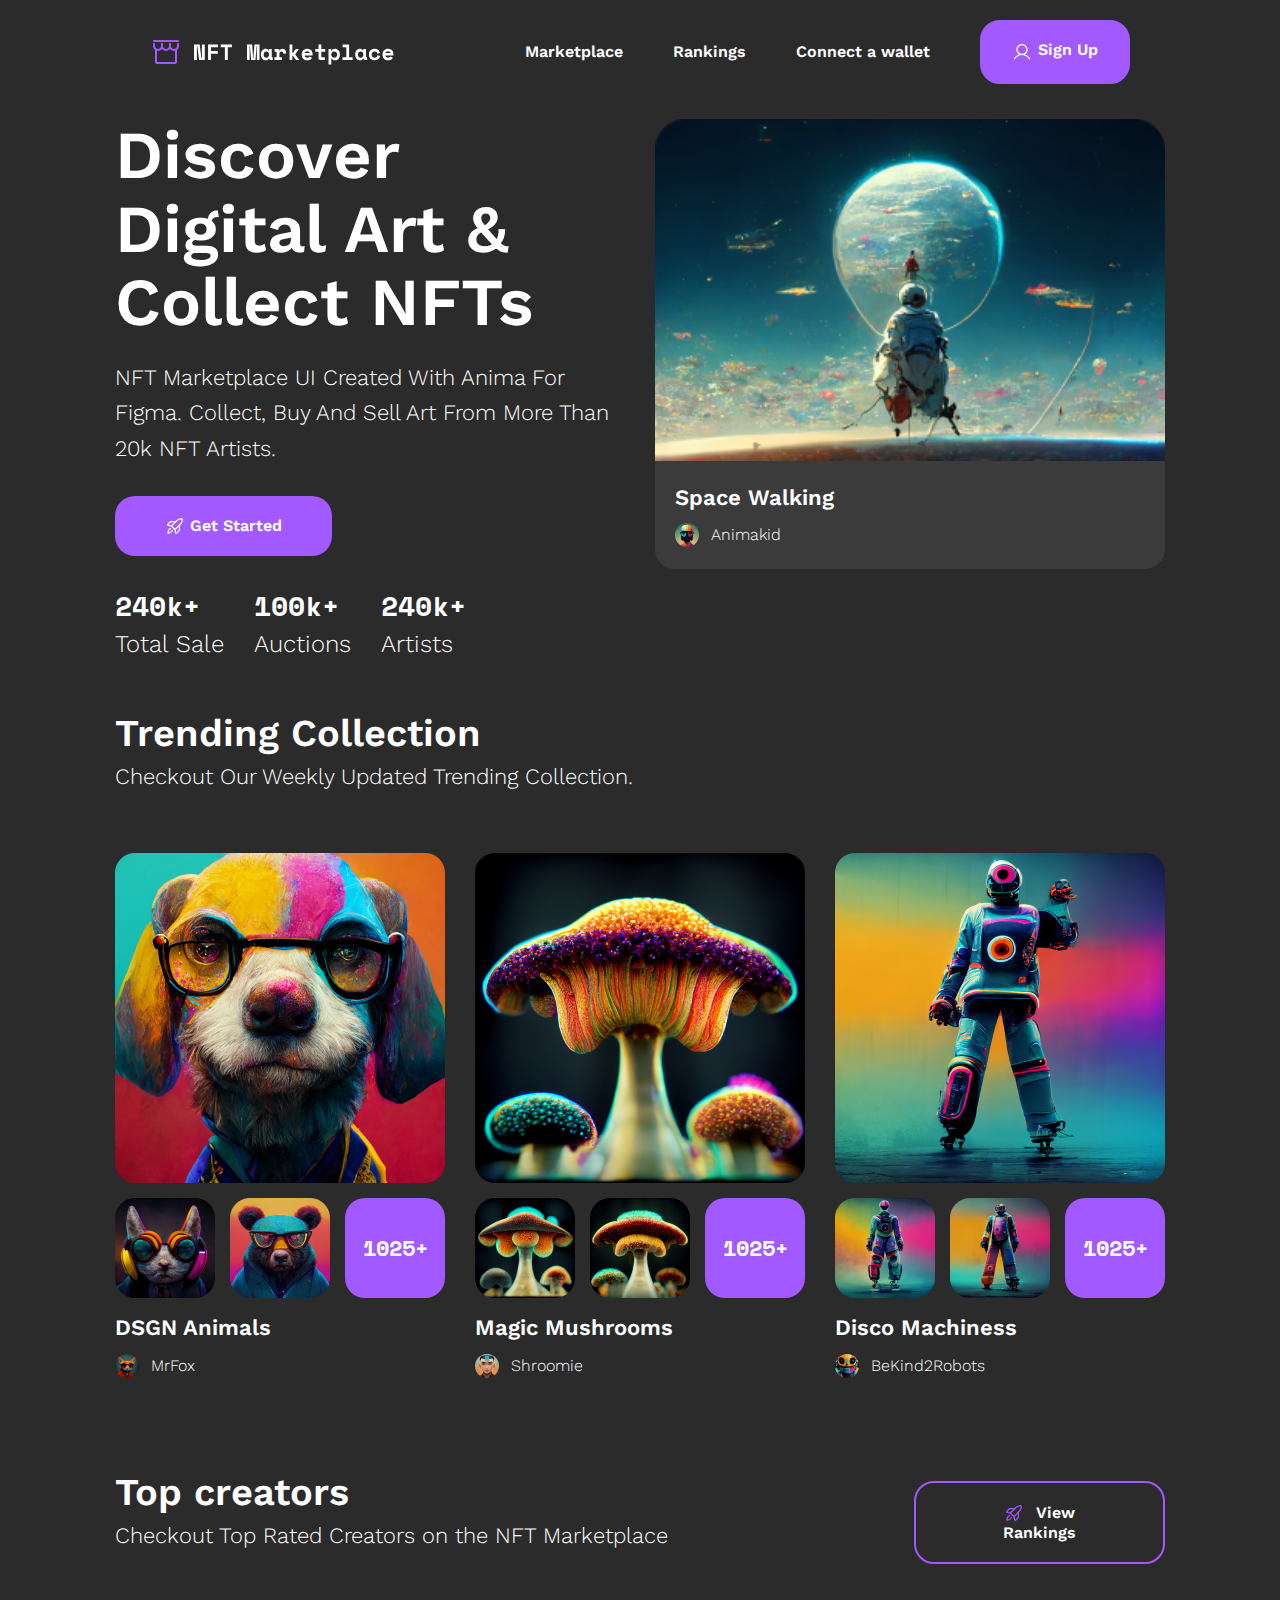
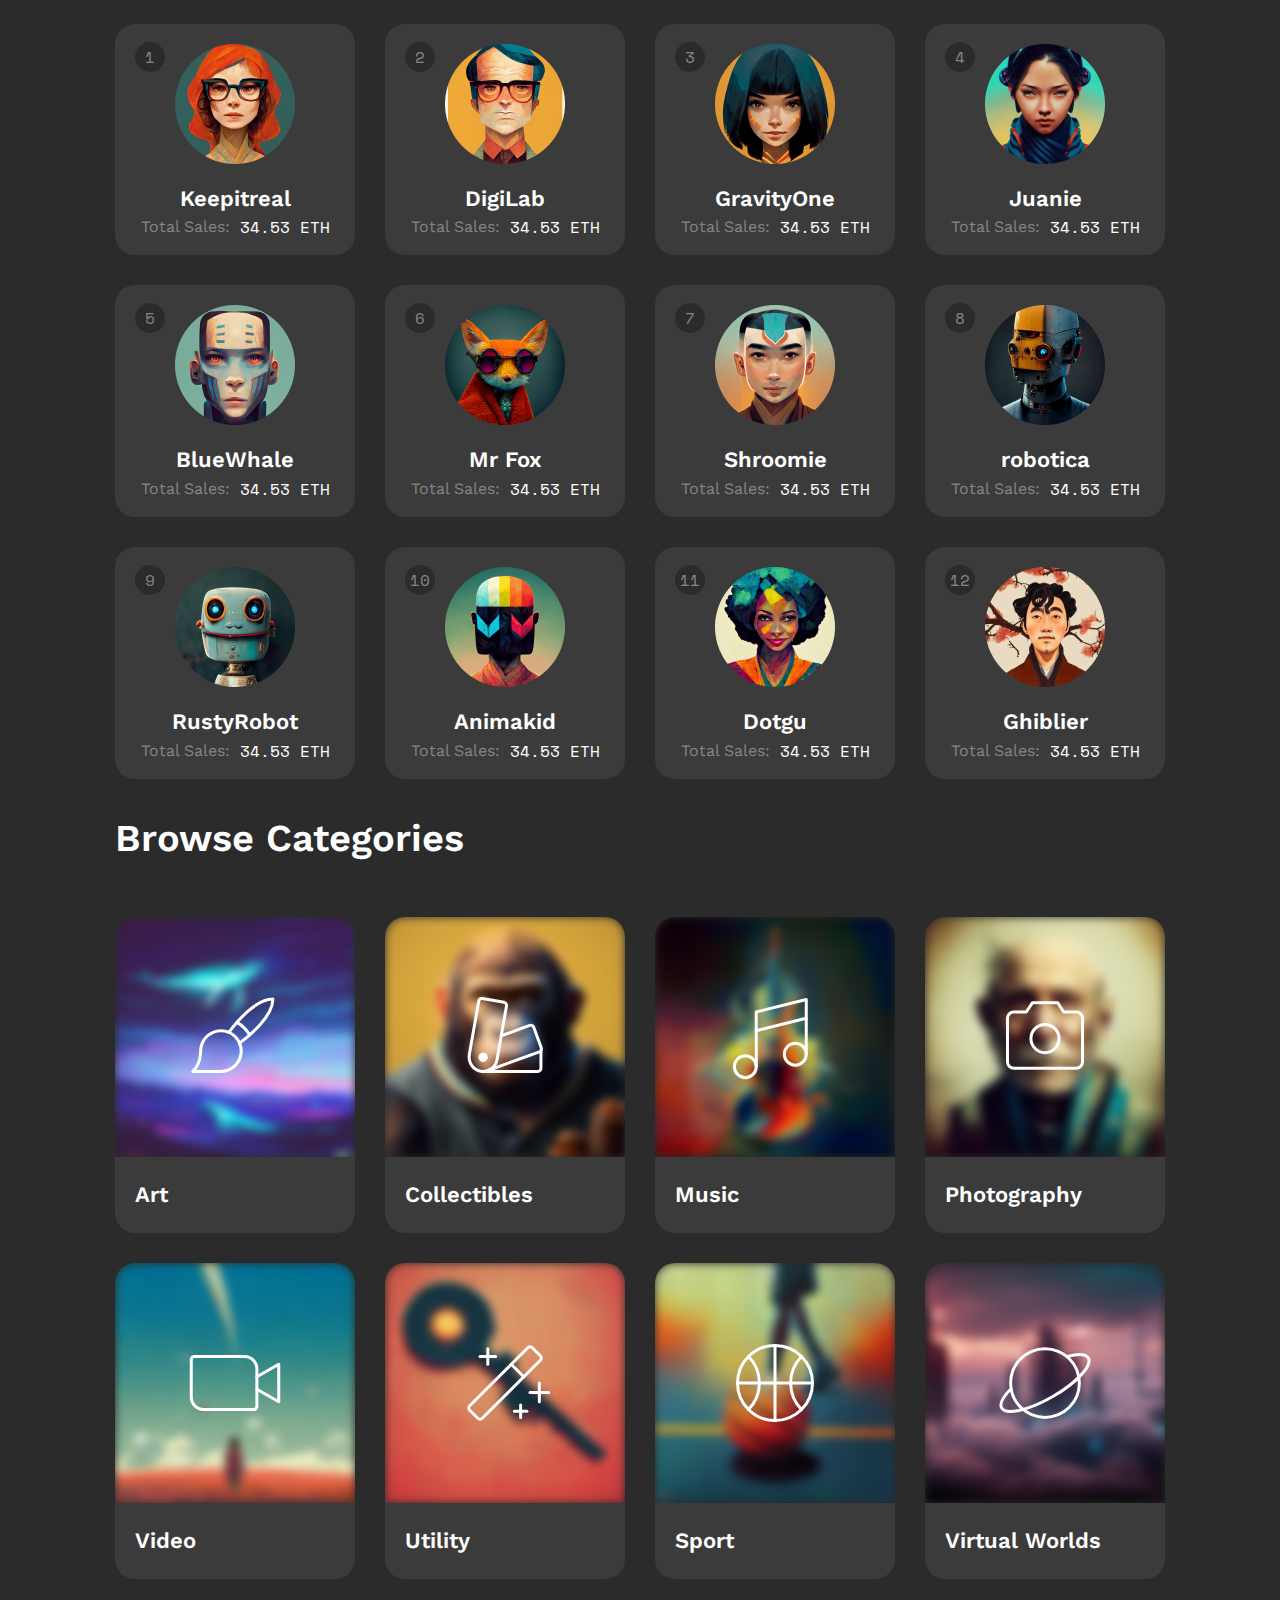
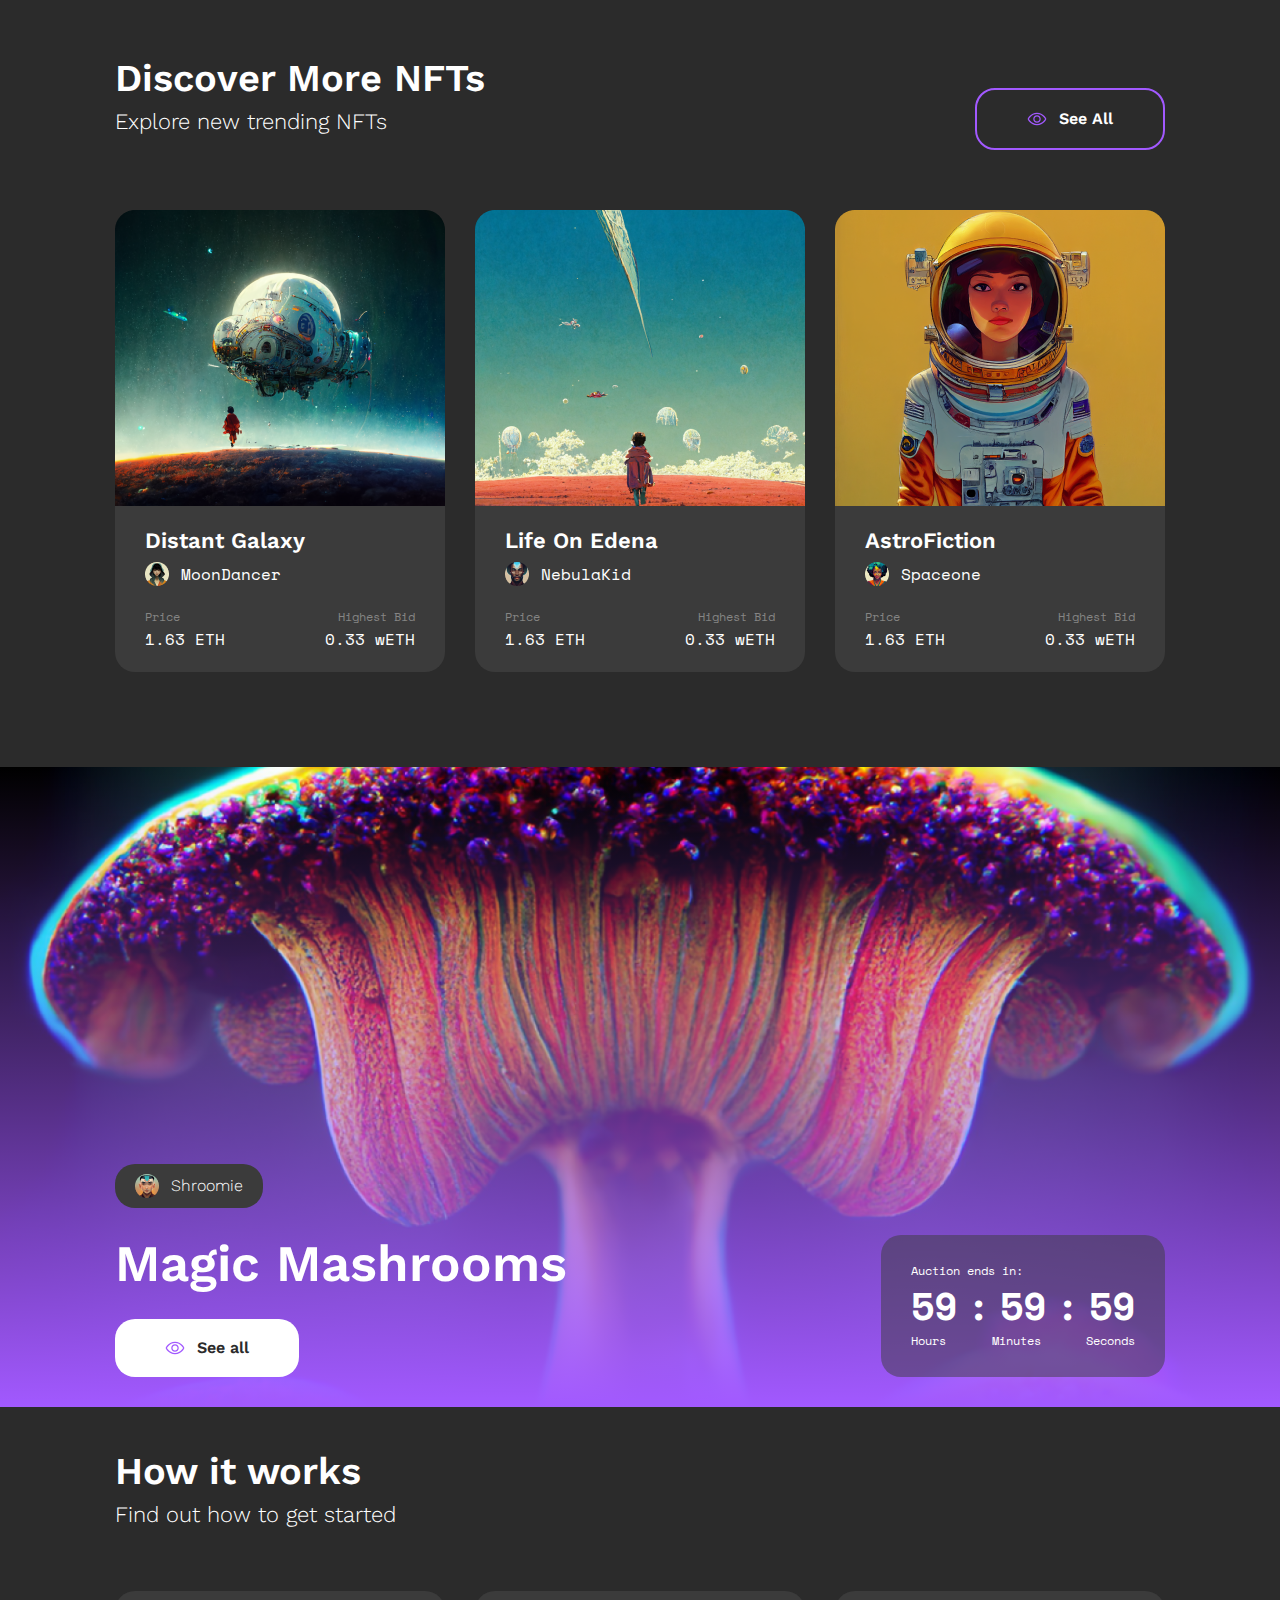
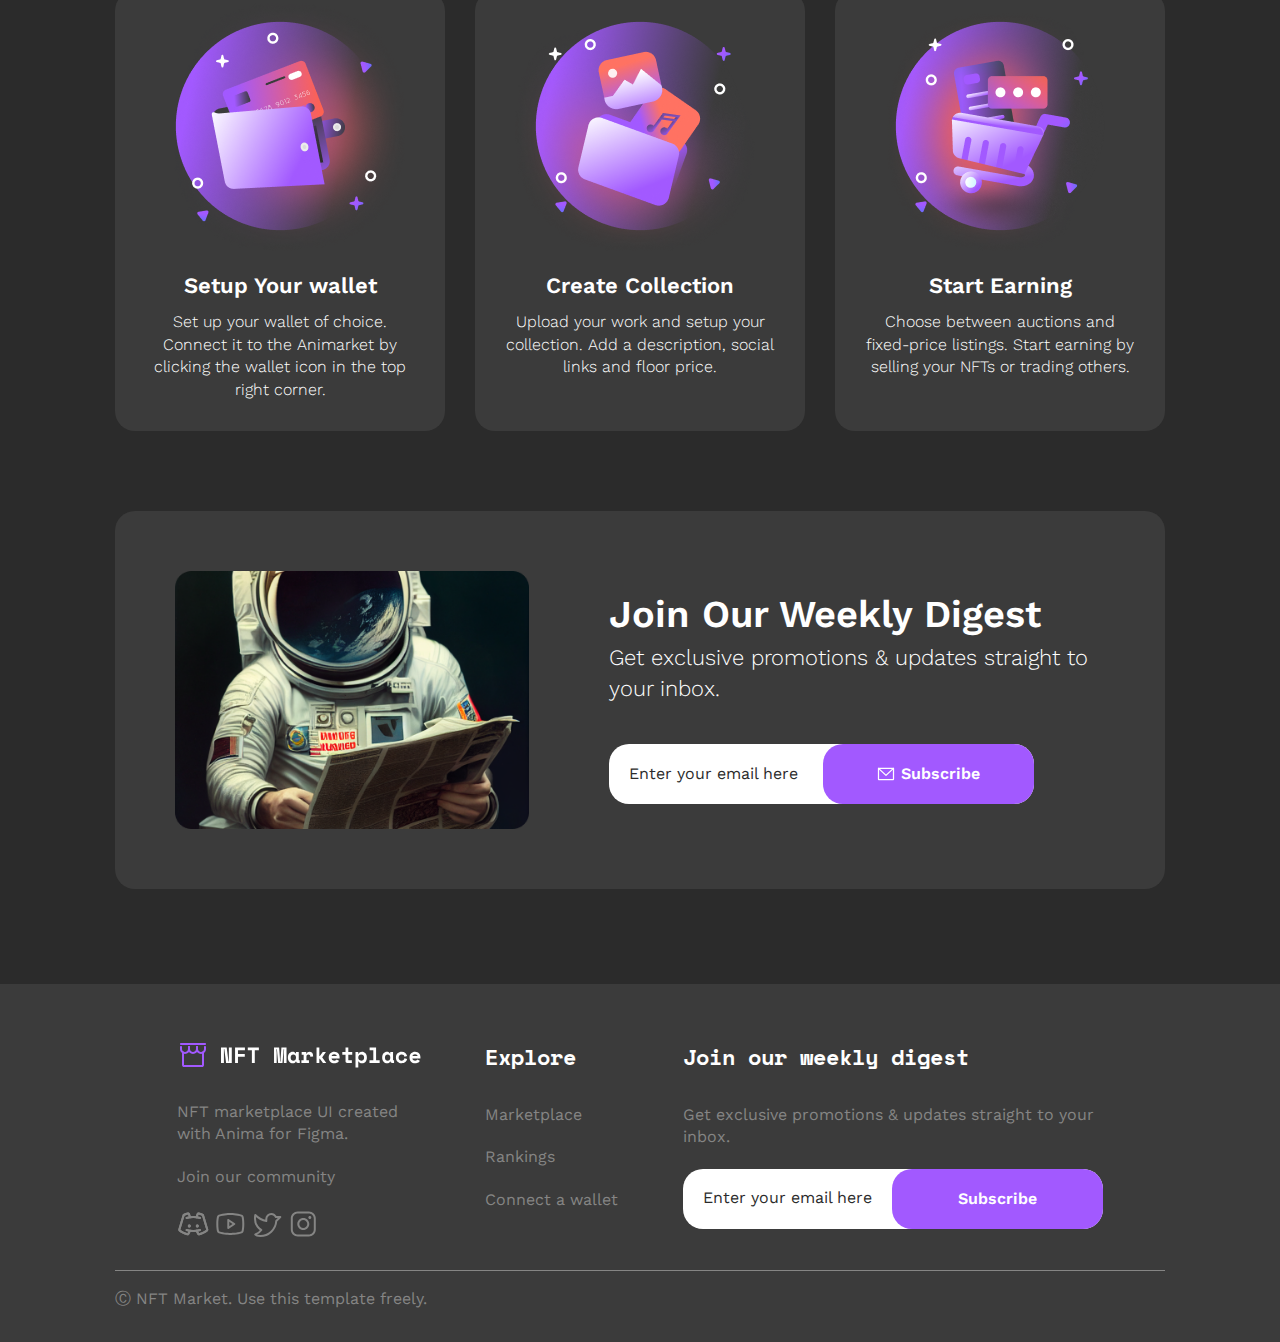
<file: final_project/index.html>
<!DOCTYPE html>
<html lang="en">
  <head>
    <meta charset="UTF-8" />
    <meta name="viewport" content="width=device-width, initial-scale=1.0" />
    <title>NFT</title>
    <link rel="icon" type="image/x-icon" href="./img/logo.svg" />
    <link rel="stylesheet" href="./styles/reset.css" />
    <link rel="stylesheet" href="./styles/style.css" />
  </head>
  <body>
    <header class="header-wrapper">
      <div class="header-container container">
        <nav class="nav">
          <div class="nav__logo-box">
            <a href="#" class="nav__root-link"
              ><img src="./img/logo.svg" alt="logo" class="nav__logo-img"
            /></a>
          </div>
          <div class="menu">
            <button class="menu__burger">
              <img
                src="./img/nav_menu.png"
                alt="burger"
                class="menu__burger-img"
              />
            </button>

            <ul class="menu__list">
              <li class="menu__items">
                <a href="#" class="menu__link">Marketplace</a>
              </li>
              <li class="menu__items">
                <a href="#" class="menu__link">Rankings</a>
              </li>
              <li class="menu__items">
                <a href="#" class="menu__link">Connect a wallet</a>
              </li>
              <a href="./sign-up.html" type="button" class="menu__button">
                <img
                  src="./img/user-icon.svg"
                  alt="user"
                  class="menu__button-icon"
                />Sign Up
              </a>
            </ul>
          </div>
        </nav>
      </div>
      <div class="container">
        <section class="header-content">
          <div class="description-wrapper">
            <h1 class="description-title">
              Discover Digital Art & Collect NFTs
            </h1>
            <p class="description-text">
              NFT Marketplace UI Created With Anima For Figma. Collect, Buy And
              Sell Art From More Than 20k NFT Artists.
            </p>
          </div>
          <div class="info-wrapper">
            <button type="button" class="get-started-btn">
              <img
                src="./img/get-started-vector.svg"
                alt="rocket"
                class="get-started-img"
              />
              Get Started
            </button>
            <div class="info">
              <div class="sale-box box">
                <span class="info-number">240k+</span>
                <p class="info-text">Total Sale</p>
              </div>
              <div class="auction-box box">
                <span class="info-number">100k+</span>
                <p class="info-text">Auctions</p>
              </div>
              <div class="artists-box box">
                <span class="info-number">240k+</span>
                <p class="info-text">Artists</p>
              </div>
            </div>
          </div>
          <div class="avatar">
            <img
              src="./img/header-content-img.png"
              alt="header"
              class="header-img"
            />
            <div class="avatar-box">
              <p class="avatar-title">Space Walking</p>
              <div class="avatar-user-box">
                <img src="./img/header-avatar.png" alt=" " class="avatar-img" />
                <p class="avatar-username">Animakid</p>
              </div>
            </div>
          </div>
        </section>
      </div>
    </header>
    <main class="main-wrapper">
      <div class="container">
        <section class="trending-collection">
          <div class="trending-collection__title title-template">
            Trending Collection
          </div>
          <div class="trending-collection__text text-template">
            Checkout Our Weekly Updated Trending Collection.
          </div>
          <div class="trending-collection__wrapper">
            <div class="trending-collection__card">
              <div class="collection__card-primary-img-box">
                <img
                  src="./img/collections/primary-photo-card1.png"
                  alt=" "
                  class="collection__card-primary-img"
                />
              </div>
              <div class="collection__card-secondary-box">
                <img
                  src="img/collections/secondary-photo1-card1.png"
                  alt=" "
                  class="collection__card-secondary-img"
                />
                <img
                  src="img/collections/secondary-photo2-card1.png"
                  alt=" "
                  class="collection__card-secondary-img"
                />
                <div class="collection__card-secondary-more">
                  <span class="collection__more-btn">1025+</span>
                </div>
              </div>
              <div class="trending-collection__avatar-wrapper">
                <h4 class="trending-collection__avatar-title">DSGN Animals</h4>
                <div class="trending-collection__user-box">
                  <img
                    src="./img/collections/avatar-card1.png"
                    alt=""
                    class="trending-collection__user-avatar"
                  />
                  <p class="trending-collection__username">MrFox</p>
                </div>
              </div>
            </div>
            <div class="trending-collection__card">
              <div class="collection__card-primary-img-box">
                <img
                  src="./img/collections/primary-photo-card2.png"
                  alt=" "
                  class="collection__card-primary-img"
                />
              </div>
              <div class="collection__card-secondary-box">
                <img
                  src="img/collections/secondary-photo1-card2.png"
                  alt=" "
                  class="collection__card-secondary-img"
                />
                <img
                  src="img/collections/secondary-photo2-card2.png"
                  alt=" "
                  class="collection__card-secondary-img"
                />
                <div class="collection__card-secondary-more">
                  <span class="collection__more-btn">1025+</span>
                </div>
              </div>
              <div class="trending-collection__avatar-wrapper">
                <h4 class="trending-collection__avatar-title">
                  Magic Mushrooms
                </h4>
                <div class="trending-collection__user-box">
                  <img
                    src="./img/collections/avatar-card2.png"
                    alt=""
                    class="trending-collection__user-avatar"
                  />
                  <p class="trending-collection__username">Shroomie</p>
                </div>
              </div>
            </div>
            <div class="trending-collection__card">
              <div class="collection__card-primary-img-box">
                <img
                  src="./img/collections/primary-photo-card3.png"
                  alt=" "
                  class="collection__card-primary-img"
                />
              </div>
              <div class="collection__card-secondary-box">
                <img
                  src="img/collections/secondary-photo1-card3.png"
                  alt=" "
                  class="collection__card-secondary-img"
                />
                <img
                  src="img/collections/secondary-photo2-card3.png"
                  alt=" "
                  class="collection__card-secondary-img"
                />
                <div class="collection__card-secondary-more">
                  <span class="collection__more-btn">1025+</span>
                </div>
              </div>
              <div class="trending-collection__avatar-wrapper">
                <h4 class="trending-collection__avatar-title">
                  Disco Machiness
                </h4>
                <div class="trending-collection__user-box">
                  <img
                    src="./img/collections/avatar-card3.png"
                    alt=""
                    class="trending-collection__user-avatar"
                  />
                  <p class="trending-collection__username">BeKind2Robots</p>
                </div>
              </div>
            </div>
          </div>
        </section>
        <section class="creators">
          <div class="creators__title-box">
            <div class="creators__title title-template">Top creators</div>
            <div class="creators__text text-template">
              Checkout Top Rated Creators on the NFT Marketplace
            </div>
          </div>
          <div class="creators__btn-box">
            <button class="creators__btn">
              <img
                src="./img/creators/rocket.svg"
                alt=" "
                class="creators__btn-img"
              />View Rankings
            </button>
          </div>
          <div class="creator-card__wrapper">
            <div class="creator-card__box">
              <div class="creator-card__avatar-box">
                <div class="creator-card__num">1</div>
                <div class="creator-card__avatar">
                  <img
                    src="./img/creators/1.png"
                    alt=" "
                    class="creator-card__img"
                  />
                </div>
              </div>
              <div class="creator-card__info-box">
                <div class="creator-card__username">Keepitreal</div>
                <div class="creator-card__total-info">
                  <p class="creator-card__total-name">Total Sales:</p>
                  <p class="creator-card__total-sum">34.53 ETH</p>
                </div>
              </div>
            </div>
            <div class="creator-card__box">
              <div class="creator-card__avatar-box">
                <div class="creator-card__num">2</div>
                <div class="creator-card__avatar">
                  <img
                    src="./img/creators/2.png"
                    alt=" "
                    class="creator-card__img"
                  />
                </div>
              </div>
              <div class="creator-card__info-box">
                <div class="creator-card__username">DigiLab</div>
                <div class="creator-card__total-info">
                  <p class="creator-card__total-name">Total Sales:</p>
                  <p class="creator-card__total-sum">34.53 ETH</p>
                </div>
              </div>
            </div>
            <div class="creator-card__box">
              <div class="creator-card__avatar-box">
                <div class="creator-card__num">3</div>
                <div class="creator-card__avatar">
                  <img
                    src="./img/creators/3.png"
                    alt=" "
                    class="creator-card__img"
                  />
                </div>
              </div>
              <div class="creator-card__info-box">
                <div class="creator-card__username">GravityOne</div>
                <div class="creator-card__total-info">
                  <p class="creator-card__total-name">Total Sales:</p>
                  <p class="creator-card__total-sum">34.53 ETH</p>
                </div>
              </div>
            </div>
            <div class="creator-card__box">
              <div class="creator-card__avatar-box">
                <div class="creator-card__num">4</div>
                <div class="creator-card__avatar">
                  <img
                    src="./img/creators/4.png"
                    alt=" "
                    class="creator-card__img"
                  />
                </div>
              </div>
              <div class="creator-card__info-box">
                <div class="creator-card__username">Juanie</div>
                <div class="creator-card__total-info">
                  <p class="creator-card__total-name">Total Sales:</p>
                  <p class="creator-card__total-sum">34.53 ETH</p>
                </div>
              </div>
            </div>
            <div class="creator-card__box">
              <div class="creator-card__avatar-box">
                <div class="creator-card__num">5</div>
                <div class="creator-card__avatar">
                  <img
                    src="./img/creators/5.png"
                    alt=" "
                    class="creator-card__img"
                  />
                </div>
              </div>
              <div class="creator-card__info-box">
                <div class="creator-card__username">BlueWhale</div>
                <div class="creator-card__total-info">
                  <p class="creator-card__total-name">Total Sales:</p>
                  <p class="creator-card__total-sum">34.53 ETH</p>
                </div>
              </div>
            </div>
            <div class="creator-card__box">
              <div class="creator-card__avatar-box">
                <div class="creator-card__num">6</div>
                <div class="creator-card__avatar">
                  <img
                    src="./img/creators/6.png"
                    alt=" "
                    class="creator-card__img"
                  />
                </div>
              </div>
              <div class="creator-card__info-box">
                <div class="creator-card__username">Mr Fox</div>
                <div class="creator-card__total-info">
                  <p class="creator-card__total-name">Total Sales:</p>
                  <p class="creator-card__total-sum">34.53 ETH</p>
                </div>
              </div>
            </div>
            <div class="creator-card__box">
              <div class="creator-card__avatar-box">
                <div class="creator-card__num">7</div>
                <div class="creator-card__avatar">
                  <img
                    src="./img/creators/7.png"
                    alt=" "
                    class="creator-card__img"
                  />
                </div>
              </div>
              <div class="creator-card__info-box">
                <div class="creator-card__username">Shroomie</div>
                <div class="creator-card__total-info">
                  <p class="creator-card__total-name">Total Sales:</p>
                  <p class="creator-card__total-sum">34.53 ETH</p>
                </div>
              </div>
            </div>
            <div class="creator-card__box">
              <div class="creator-card__avatar-box">
                <div class="creator-card__num">8</div>
                <div class="creator-card__avatar">
                  <img
                    src="./img/creators/8.png"
                    alt=" "
                    class="creator-card__img"
                  />
                </div>
              </div>
              <div class="creator-card__info-box">
                <div class="creator-card__username">robotica</div>
                <div class="creator-card__total-info">
                  <p class="creator-card__total-name">Total Sales:</p>
                  <p class="creator-card__total-sum">34.53 ETH</p>
                </div>
              </div>
            </div>
            <div class="creator-card__box">
              <div class="creator-card__avatar-box">
                <div class="creator-card__num">9</div>
                <div class="creator-card__avatar">
                  <img
                    src="./img/creators/9.png"
                    alt=" "
                    class="creator-card__img"
                  />
                </div>
              </div>
              <div class="creator-card__info-box">
                <div class="creator-card__username">RustyRobot</div>
                <div class="creator-card__total-info">
                  <p class="creator-card__total-name">Total Sales:</p>
                  <p class="creator-card__total-sum">34.53 ETH</p>
                </div>
              </div>
            </div>
            <div class="creator-card__box">
              <div class="creator-card__avatar-box">
                <div class="creator-card__num">10</div>
                <div class="creator-card__avatar">
                  <img
                    src="./img/creators/10.png"
                    alt=" "
                    class="creator-card__img"
                  />
                </div>
              </div>
              <div class="creator-card__info-box">
                <div class="creator-card__username">Animakid</div>
                <div class="creator-card__total-info">
                  <p class="creator-card__total-name">Total Sales:</p>
                  <p class="creator-card__total-sum">34.53 ETH</p>
                </div>
              </div>
            </div>
            <div class="creator-card__box">
              <div class="creator-card__avatar-box">
                <div class="creator-card__num">11</div>
                <div class="creator-card__avatar">
                  <img
                    src="./img/creators/11.png"
                    alt=" "
                    class="creator-card__img"
                  />
                </div>
              </div>
              <div class="creator-card__info-box">
                <div class="creator-card__username">Dotgu</div>
                <div class="creator-card__total-info">
                  <p class="creator-card__total-name">Total Sales:</p>
                  <p class="creator-card__total-sum">34.53 ETH</p>
                </div>
              </div>
            </div>
            <div class="creator-card__box">
              <div class="creator-card__avatar-box">
                <div class="creator-card__num">12</div>
                <div class="creator-card__avatar">
                  <img
                    src="./img/creators/12.png"
                    alt=" "
                    class="creator-card__img"
                  />
                </div>
              </div>
              <div class="creator-card__info-box">
                <div class="creator-card__username">Ghiblier</div>
                <div class="creator-card__total-info">
                  <p class="creator-card__total-name">Total Sales:</p>
                  <p class="creator-card__total-sum">34.53 ETH</p>
                </div>
              </div>
            </div>
          </div>
        </section>
        <section class="categories">
          <div class="categories__title title-template">Browse Categories</div>
          <div class="categories__card-wrapper">
            <div class="categories__card-box">
              <div class="categories__card-img-box">
                <img
                  src="./img/categories/art.png"
                  alt=" "
                  class="categories__card-img"
                />
                <img
                  src="./img/categories/PaintBrush.svg"
                  alt=" "
                  class="categories__card-icon"
                />
              </div>
              <div class="categories__card-title-box">
                <a href=" " class="categories__card-title">Art</a>
              </div>
            </div>
            <div class="categories__card-box">
              <div class="categories__card-img-box">
                <img
                  src="./img/categories/collectibles.png"
                  alt=" "
                  class="categories__card-img"
                />
                <img
                  src="./img/categories/Swatches.svg"
                  alt=" "
                  class="categories__card-icon"
                />
              </div>
              <div class="categories__card-title-box">
                <a href=" " class="categories__card-title">Collectibles</a>
              </div>
            </div>
            <div class="categories__card-box">
              <div class="categories__card-img-box">
                <img
                  src="./img/categories/music.png"
                  alt=" "
                  class="categories__card-img"
                />
                <img
                  src="./img/categories/MusicNotes.svg"
                  alt=" "
                  class="categories__card-icon"
                />
              </div>
              <div class="categories__card-title-box">
                <a href=" " class="categories__card-title">Music</a>
              </div>
            </div>
            <div class="categories__card-box">
              <div class="categories__card-img-box">
                <img
                  src="./img/categories/photo.png"
                  alt=" "
                  class="categories__card-img"
                />
                <img
                  src="./img/categories/Camera.svg"
                  alt=" "
                  class="categories__card-icon"
                />
              </div>
              <div class="categories__card-title-box">
                <a href=" " class="categories__card-title">Photography</a>
              </div>
            </div>
            <div class="categories__card-box">
              <div class="categories__card-img-box">
                <img
                  src="./img/categories/video.png"
                  alt=" "
                  class="categories__card-img"
                />
                <img
                  src="./img/categories/VideoCamera.svg"
                  alt=" "
                  class="categories__card-icon"
                />
              </div>
              <div class="categories__card-title-box">
                <a href=" " class="categories__card-title">Video</a>
              </div>
            </div>
            <div class="categories__card-box">
              <div class="categories__card-img-box">
                <img
                  src="./img/categories/utility.png"
                  alt=" "
                  class="categories__card-img"
                />
                <img
                  src="./img/categories/MagicWand.svg"
                  alt=" "
                  class="categories__card-icon"
                />
              </div>
              <div class="categories__card-title-box">
                <a href=" " class="categories__card-title">Utility</a>
              </div>
            </div>
            <div class="categories__card-box">
              <div class="categories__card-img-box">
                <img
                  src="./img/categories/sport.png"
                  alt=" "
                  class="categories__card-img"
                />
                <img
                  src="./img/categories/Basketball.svg"
                  alt=" "
                  class="categories__card-icon"
                />
              </div>
              <div class="categories__card-title-box">
                <a href=" " class="categories__card-title">Sport</a>
              </div>
            </div>
            <div class="categories__card-box">
              <div class="categories__card-img-box">
                <img
                  src="./img/categories/vw.png"
                  alt=" "
                  class="categories__card-img"
                />
                <img
                  src="./img/categories/Planet.svg"
                  alt=" "
                  class="categories__card-icon"
                />
              </div>
              <div class="categories__card-title-box">
                <a href=" " class="categories__card-title">Virtual Worlds</a>
              </div>
            </div>
          </div>
        </section>
        <section class="discover">
          <div class="discover__title-box">
            <div class="discover__title title-template">Discover More NFTs</div>
            <div class="discover__text text-template">
              Explore new trending NFTs
            </div>
          </div>
          <div class="discover__btn-box">
            <button class="discover__btn">
              <img
                src="./img/discover/Eye.svg"
                alt=" "
                class="discover__btn-img"
              />See All
            </button>
          </div>

          <div class="discover__card-wrapper">
            <!-- -------------Card------------------------ -->
            <div class="discover__card-box">
              <div class="discover__img-box">
                <img
                  src="./img/discover/img1.png"
                  alt=""
                  class="discover__img"
                />
              </div>
              <div class="discover__user-info-box">
                <div class="discover__avatar-box">
                  <p class="discover__avatar-title">Distant Galaxy</p>
                  <div class="discover__user-box">
                    <img
                      src="./img/discover/avatar1.png"
                      alt=" "
                      class="discover__avatar"
                    />
                    <span class="discover__username">MoonDancer</span>
                  </div>
                </div>
                <div class="discover__info-box">
                  <div class="discover__price-box">
                    <p class="discover__info-name">Price</p>
                    <p class="discover__info-data">1.63 ETH</p>
                  </div>
                  <div class="discover__bid-box">
                    <p class="discover__info-name">Highest Bid</p>
                    <p class="discover__info-data">0.33 wETH</p>
                  </div>
                </div>
              </div>
            </div>
            <!-- -------------Card------------------------ -->
            <div class="discover__card-box">
              <div class="discover__img-box">
                <img
                  src="./img/discover/img2.png"
                  alt=""
                  class="discover__img"
                />
              </div>
              <div class="discover__user-info-box">
                <div class="discover__avatar-box">
                  <p class="discover__avatar-title">Life On Edena</p>
                  <div class="discover__user-box">
                    <img
                      src="./img/discover/avatar2.png"
                      alt=" "
                      class="discover__avatar"
                    />
                    <span class="discover__username">NebulaKid</span>
                  </div>
                </div>
                <div class="discover__info-box">
                  <div class="discover__price-box">
                    <p class="discover__info-name">Price</p>
                    <p class="discover__info-data">1.63 ETH</p>
                  </div>
                  <div class="discover__bid-box">
                    <p class="discover__info-name">Highest Bid</p>
                    <p class="discover__info-data">0.33 wETH</p>
                  </div>
                </div>
              </div>
            </div>
            <!-- -------------Card------------------------ -->
            <div class="discover__card-box">
              <div class="discover__img-box">
                <img
                  src="./img/discover/img3.png"
                  alt=""
                  class="discover__img"
                />
              </div>
              <div class="discover__user-info-box">
                <div class="discover__avatar-box">
                  <p class="discover__avatar-title">AstroFiction</p>
                  <div class="discover__user-box">
                    <img
                      src="./img/discover/avatar3.png"
                      alt=" "
                      class="discover__avatar"
                    />
                    <span class="discover__username">Spaceone</span>
                  </div>
                </div>
                <div class="discover__info-box">
                  <div class="discover__price-box">
                    <p class="discover__info-name">Price</p>
                    <p class="discover__info-data">1.63 ETH</p>
                  </div>
                  <div class="discover__bid-box">
                    <p class="discover__info-name">Highest Bid</p>
                    <p class="discover__info-data">0.33 wETH</p>
                  </div>
                </div>
              </div>
            </div>
          </div>
        </section>
      </div>
      <section class="countdown__wrapper">
        <div class="gradient-box"></div>
        <img src="./img/mushroom.png" alt=" " class="countdown-img" />
        <div class="container countdown-position">
          <div class="countdown__inner-box">
            <div class="countdown__avatar-box">
              <button class="countdown__user">
                <img
                  src="./img/collections/avatar-card2.png"
                  alt=" "
                  class="countdown__avatar-img"
                />
                <p class="countdown__username">Shroomie</p>
              </button>
              <p class="countdown__title">Magic Mashrooms</p>
            </div>

            <div class="countdown__btn-box">
              <button class="countdown__btn">
                <img
                  src="./img/discover/Eye.svg"
                  alt=" "
                  class="countdown__btn-img"
                /><span>See all</span>
              </button>
            </div>

            <div class="countdown__auction-box">
              <p class="countdown__auction-title">Auction ends in:</p>
              <div class="countdown__time-value-box">
                <p class="countdown__time" id="hours">59</p>
                <p class="countdown__time">:</p>
                <p class="countdown__time" id="minutes">59</p>
                <p class="countdown__time">:</p>
                <p class="countdown__time" id="seconds">59</p>
              </div>
              <div class="countdown__time-name-box">
                <p class="countdown__time-title">Hours</p>
                <p class="countdown__time-title">Minutes</p>
                <p class="countdown__time-title">Seconds</p>
              </div>
            </div>
          </div>
        </div>
      </section>
      <div class="container">
        <section class="how-it-works__wrapper">
          <div class="how-it-works__title-box">
            <p class="how-it-works__title title-template">How it works</p>
            <p class="how-it-works__text text-template">
              Find out how to get started
            </p>
          </div>
          <div class="how-it-works__cards-wrapper">
            <div class="how-it-works__card-box">
              <div class="how-it-works__img-box">
                <img src="./img/wallet.png" alt=" " class="how-it-works__img" />
              </div>
              <div class="how-it-works__card-info-box">
                <p class="how-it-works__card-title">Setup Your wallet</p>
                <p class="how-it-works__card-text">
                  Set up your wallet of choice. Connect it to the Animarket by
                  clicking the wallet icon in the top right corner.
                </p>
              </div>
            </div>
            <div class="how-it-works__card-box">
              <div class="how-it-works__img-box">
                <img
                  src="./img/collection.png"
                  alt=" "
                  class="how-it-works__img"
                />
              </div>
              <div class="how-it-works__card-info-box">
                <p class="how-it-works__card-title">Create Collection</p>
                <p class="how-it-works__card-text">
                  Upload your work and setup your collection. Add a description,
                  social links and floor price.
                </p>
              </div>
            </div>
            <div class="how-it-works__card-box">
              <div class="how-it-works__img-box">
                <img
                  src="./img/earning.png"
                  alt=" "
                  class="how-it-works__img"
                />
              </div>
              <div class="how-it-works__card-info-box">
                <p class="how-it-works__card-title">Start Earning</p>
                <p class="how-it-works__card-text">
                  Choose between auctions and fixed-price listings. Start
                  earning by selling your NFTs or trading others.
                </p>
              </div>
            </div>
          </div>
        </section>
        <section class="join-us__wrapper">
          <div class="join-us__img-box">
            <img src="./img/austronaut.png" alt=" " class="join-us__img" />
            <img
              src="./img/austronaut2.png"
              alt=" "
              class="join-us__img-adapt"
            />
          </div>
          <div class="join-us__info-box">
            <div class="join-us__title-box">
              <div class="join-us__title title-template">
                Join Our Weekly Digest
              </div>
              <div class="join-us__text text-template">
                Get exclusive promotions & updates straight to your inbox.
              </div>
            </div>

            <form action="#" class="join-us-form">
              <div class="join-us-form__input-box">
                <input
                  type="text"
                  class="join-us__input"
                  placeholder="Enter your email here"
                /><button type="submit" class="join-us__btn">
                  <img
                    src="./img/envelope.svg"
                    alt=" "
                    class="subscribe-form__btn-img"
                  />
                  Subscribe
                </button>
              </div>
            </form>
          </div>
        </section>
      </div>
    </main>
    <footer class="footer__wrapper">
      <div class="container">
        <div class="sitemap__wrapper">
          <div class="sitemap__box col-1">
            <a href="#" class="sitemap__title"
              ><img src="./img/logo.svg" alt="" class="sitemap__logo-img"
            /></a>
            <p class="sitemap__box-text">
              NFT marketplace UI created with Anima for Figma.
            </p>
            <p class="sitemap__box-text">Join our community</p>
            <div class="sitemap__logos-box">
              <a href="#" class="social-link"
                ><img
                  src="./img/DiscordLogo.svg"
                  alt=" "
                  class="sitemap__logos-img"
              /></a>
              <a href="#" class="social-link"
                ><img
                  src="./img/YoutubeLogo.svg"
                  alt=" "
                  class="sitemap__logos-img"
              /></a>
              <a href="#" class="social-link">
                <img
                  src="./img/TwitterLogo.svg"
                  alt=" "
                  class="sitemap__logos-img"
              /></a>
              <a href="#" class="social-link">
                <img
                  src="./img/InstagramLogo.svg"
                  alt=" "
                  class="sitemap__logos-img"
                />
              </a>
            </div>
          </div>
          <div class="sitemap__box col-2">
            <p class="sitemap__title">Explore</p>
            <ul class="sitemap__list">
              <li class="sitemap__item">
                <a href="#" class="sitemap__link sitemap__box-text"
                  >Marketplace</a
                >
              </li>
              <li class="sitemap__item">
                <a href="#" class="sitemap__link sitemap__box-text">Rankings</a>
              </li>
              <li class="sitemap__item">
                <a href="#" class="sitemap__link sitemap__box-text"
                  >Connect a wallet</a
                >
              </li>
            </ul>
          </div>
          <div class="sitemap__box col-3">
            <p class="sitemap__title">Join our weekly digest</p>
            <p class="sitemap__box-text">
              Get exclusive promotions & updates straight to your inbox.
            </p>
            <form action="#" class="sitemap-form">
              <div class="sitemap-form__input-box">
                <input
                  type="text"
                  class="sitemap-form__input"
                  placeholder="Enter your email here"
                /><button type="submit" class="sitemap-form__btn">
                  Subscribe
                </button>
              </div>
            </form>
          </div>
        </div>
        <div class="copyright-box">
          <p class="copyright-text">Ⓒ NFT Market. Use this template freely.</p>
        </div>
      </div>
    </footer>
  </body>
</html>
</file>
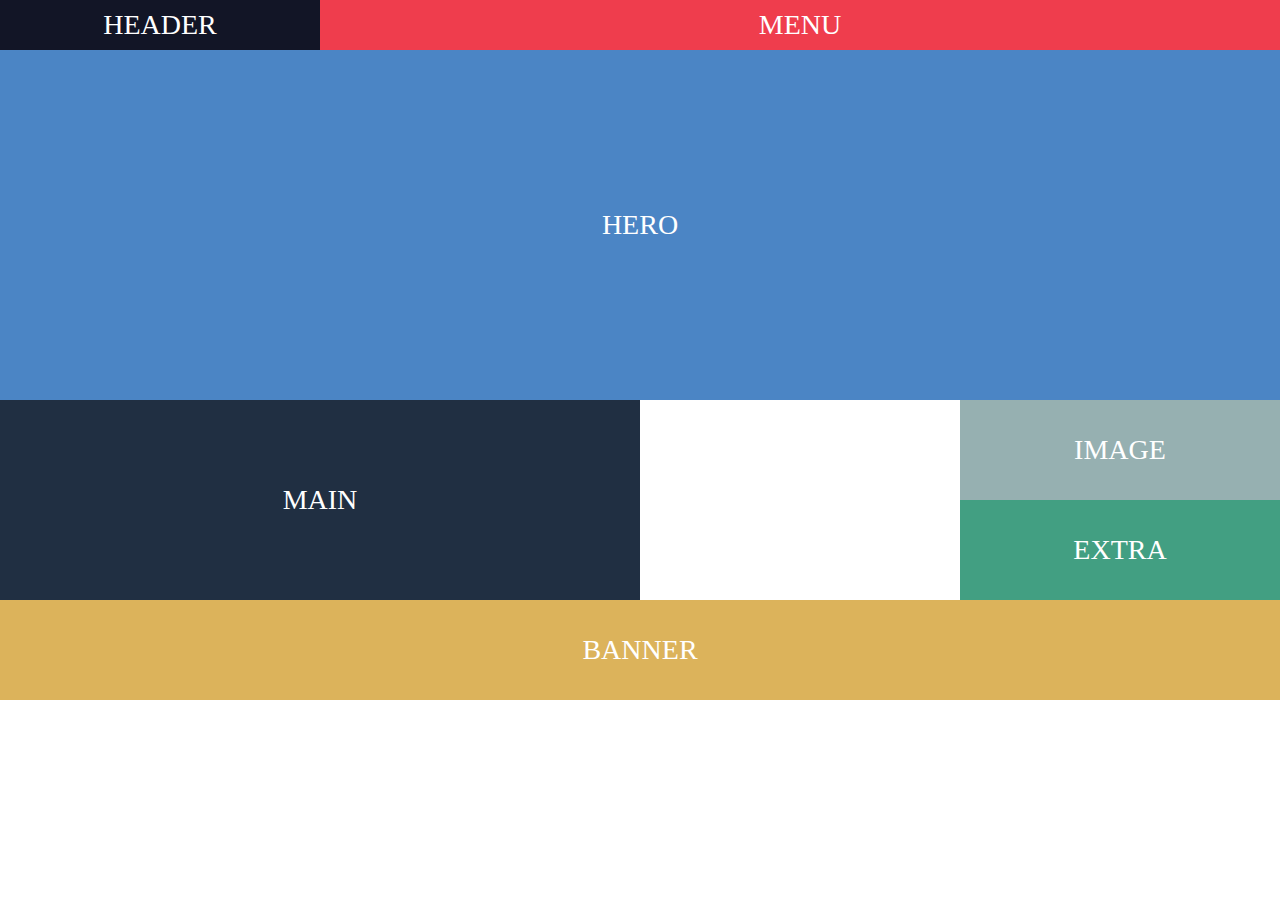
<file: hw10/index.html>
<!DOCTYPE html>
<html lang="en">
  <head>
    <meta charset="UTF-8" />
    <meta name="viewport" content="width=device-width, initial-scale=1.0" />
    <link rel="stylesheet" href="./reset.css" />
    <link rel="stylesheet" href="./style.css" />
    <!-- <link rel="stylesheet" href="./alternative-css.css"> -->
    <title>HW10</title>
  </head>
  <body>
    <div class="grid-container">
      <div class="header decor">HEADER</div>
      <div class="menu decor">MENU</div>
      <div class="hero decor">HERO</div>
      <div class="main decor">MAIN</div>
      <div class="image decor">IMAGE</div>
      <div class="extra decor">EXTRA</div>
      <div class="banner decor">BANNER</div>
    </div>
  </body>
</html>
</file>
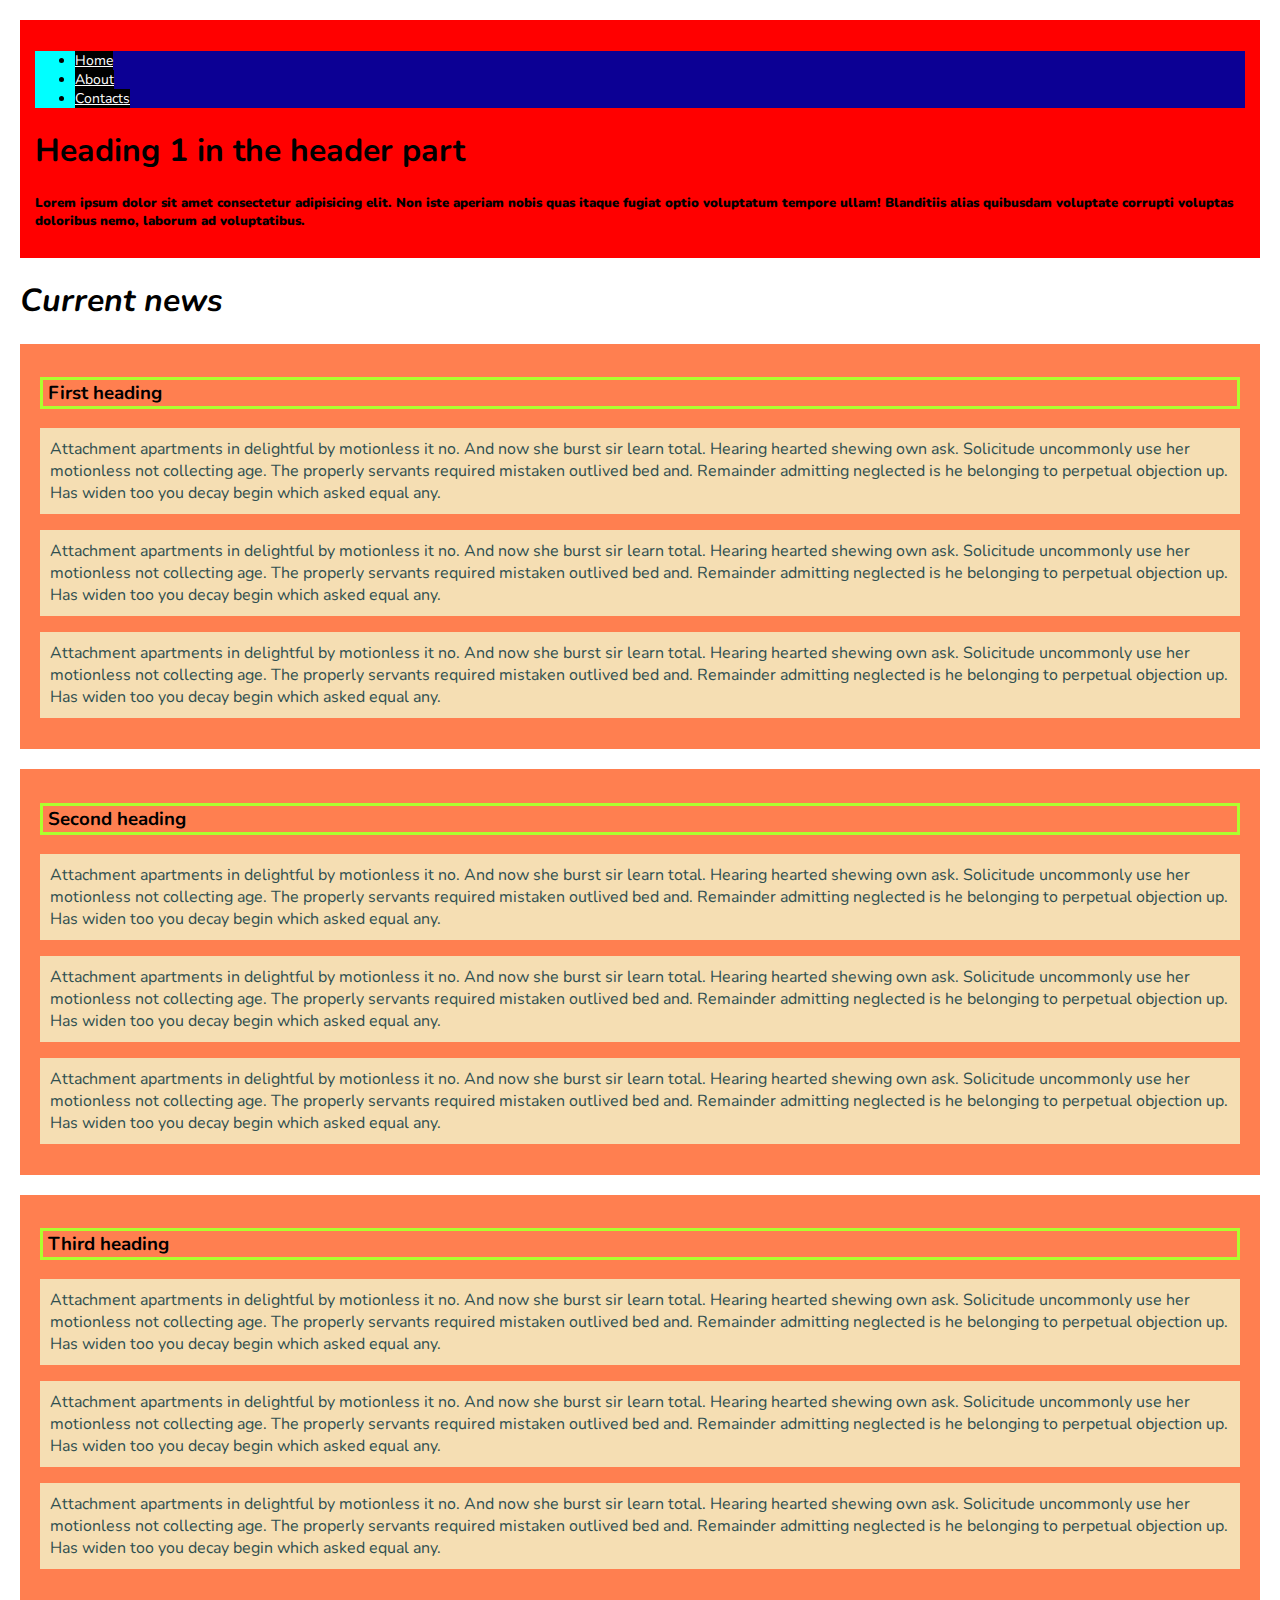
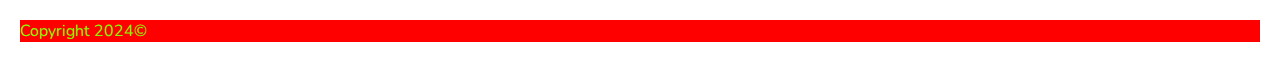
<file: hw4/index.html>
<!DOCTYPE html>
<html lang="en">
  <head>
    <meta charset="UTF-8" />
    <meta name="viewport" content="width=device-width, initial-scale=1.0" />
    <title>hw4</title>
    <link rel="stylesheet" href="./style.css" />
  </head>
  <body>
    <header class="header">
      <nav class="header-navigation">
        <ul class="header-navigation-list">
          <li class="header-navigation-item">
            <a href="#" class="header-navigation-link">Home</a>
          </li>
          <li class="header-navigation-item">
            <a href="#" class="header-navigation-link">About</a>
          </li>
          <li class="header-navigation-item">
            <a href="#" class="header-navigation-link">Contacts</a>
          </li>
        </ul>
      </nav>
      <h1 class="header-heading1">Heading 1 in the header part</h1>
      <p class="header-paragraph">
        Lorem ipsum dolor sit amet consectetur adipisicing elit. Non iste
        aperiam nobis quas itaque fugiat optio voluptatum tempore ullam!
        Blanditiis alias quibusdam voluptate corrupti voluptas doloribus nemo,
        laborum ad voluptatibus.
      </p>
    </header>

    <main class="main">
      <h1 class="main-heading1">Current news</h1>
      <article class="first-article">
        <h3 class="first-article-heading">First heading</h3>
        <p class="first-article-paragraph">
          Attachment apartments in delightful by motionless it no. And now she
          burst sir learn total. Hearing hearted shewing own ask. Solicitude
          uncommonly use her motionless not collecting age. The properly
          servants required mistaken outlived bed and. Remainder admitting
          neglected is he belonging to perpetual objection up. Has widen too you
          decay begin which asked equal any.
        </p>
        <p class="first-article-paragraph">
          Attachment apartments in delightful by motionless it no. And now she
          burst sir learn total. Hearing hearted shewing own ask. Solicitude
          uncommonly use her motionless not collecting age. The properly
          servants required mistaken outlived bed and. Remainder admitting
          neglected is he belonging to perpetual objection up. Has widen too you
          decay begin which asked equal any.
        </p>
        <p class="first-article-paragraph">
          Attachment apartments in delightful by motionless it no. And now she
          burst sir learn total. Hearing hearted shewing own ask. Solicitude
          uncommonly use her motionless not collecting age. The properly
          servants required mistaken outlived bed and. Remainder admitting
          neglected is he belonging to perpetual objection up. Has widen too you
          decay begin which asked equal any.
        </p>
      </article>
      <article class="second-article">
        <h3 class="second-article-heading">Second heading</h3>
        <p class="second-article-paragraph">
          Attachment apartments in delightful by motionless it no. And now she
          burst sir learn total. Hearing hearted shewing own ask. Solicitude
          uncommonly use her motionless not collecting age. The properly
          servants required mistaken outlived bed and. Remainder admitting
          neglected is he belonging to perpetual objection up. Has widen too you
          decay begin which asked equal any.
        </p>
        <p class="second-article-paragraph">
          Attachment apartments in delightful by motionless it no. And now she
          burst sir learn total. Hearing hearted shewing own ask. Solicitude
          uncommonly use her motionless not collecting age. The properly
          servants required mistaken outlived bed and. Remainder admitting
          neglected is he belonging to perpetual objection up. Has widen too you
          decay begin which asked equal any.
        </p>
        <p class="second-article-paragraph">
          Attachment apartments in delightful by motionless it no. And now she
          burst sir learn total. Hearing hearted shewing own ask. Solicitude
          uncommonly use her motionless not collecting age. The properly
          servants required mistaken outlived bed and. Remainder admitting
          neglected is he belonging to perpetual objection up. Has widen too you
          decay begin which asked equal any.
        </p>
      </article>
      <article class="third-article">
        <h3 class="third-article-heading">Third heading</h3>
        <p class="third-article-paragraph">
          Attachment apartments in delightful by motionless it no. And now she
          burst sir learn total. Hearing hearted shewing own ask. Solicitude
          uncommonly use her motionless not collecting age. The properly
          servants required mistaken outlived bed and. Remainder admitting
          neglected is he belonging to perpetual objection up. Has widen too you
          decay begin which asked equal any.
        </p>
        <p class="third-article-paragraph">
          Attachment apartments in delightful by motionless it no. And now she
          burst sir learn total. Hearing hearted shewing own ask. Solicitude
          uncommonly use her motionless not collecting age. The properly
          servants required mistaken outlived bed and. Remainder admitting
          neglected is he belonging to perpetual objection up. Has widen too you
          decay begin which asked equal any.
        </p>
        <p class="third-article-paragraph">
          Attachment apartments in delightful by motionless it no. And now she
          burst sir learn total. Hearing hearted shewing own ask. Solicitude
          uncommonly use her motionless not collecting age. The properly
          servants required mistaken outlived bed and. Remainder admitting
          neglected is he belonging to perpetual objection up. Has widen too you
          decay begin which asked equal any.
        </p>
      </article>
    </main>
    <footer class="footer">
      <p>Copyright 2024©</p>
    </footer>
  </body>
</html>
</file>
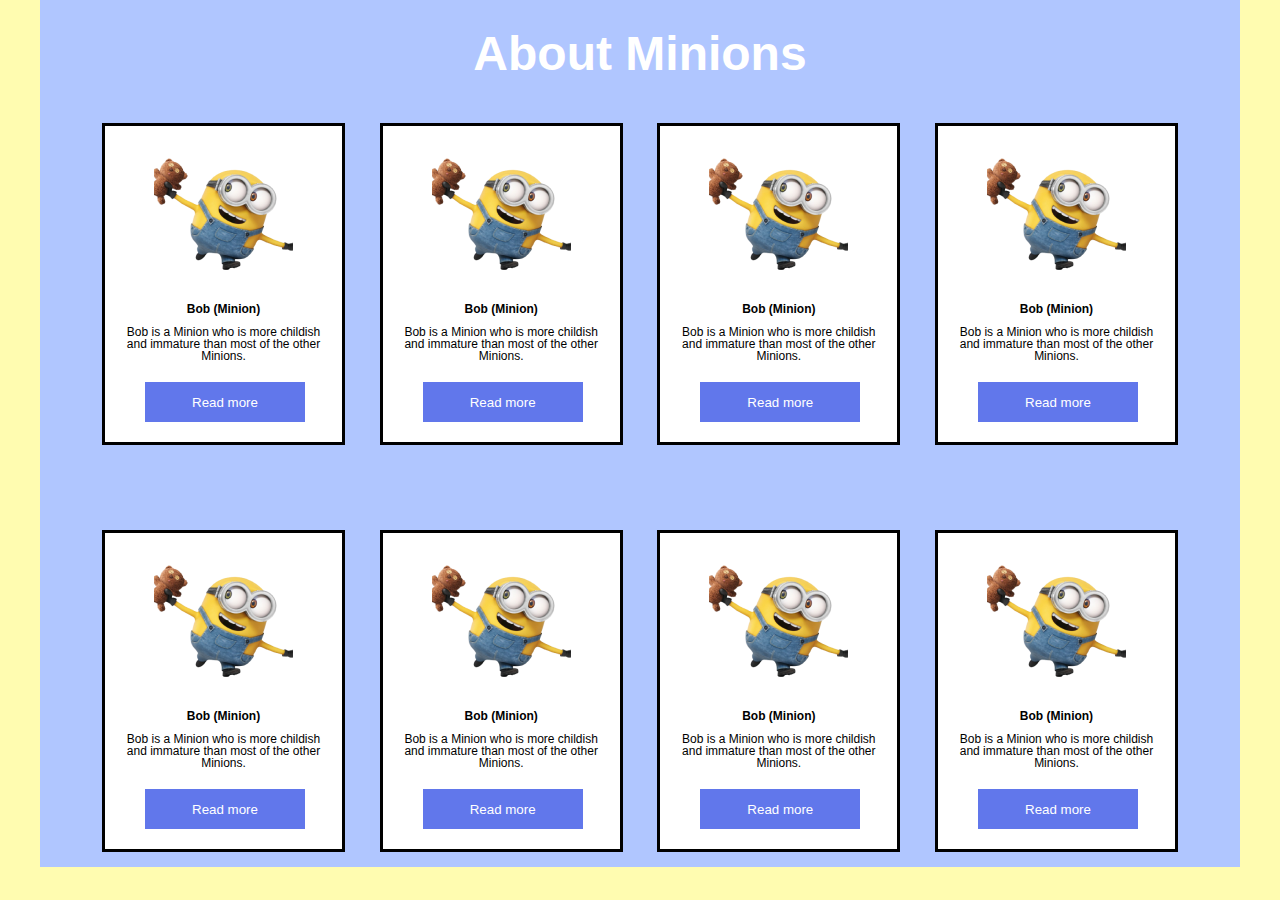
<file: hw5/index.html>
<!DOCTYPE html>
<html lang="en">
  <head>
    <meta charset="UTF-8" />
    <meta name="viewport" content="width=device-width, initial-scale=1.0" />
    <link rel="stylesheet" href="./reset.css" />
    <link rel="stylesheet" href="./style.css" />
    <title>Minions</title>
  </head>
  <body>
    <div class="container">
      <h2 class="title">About Minions</h2>
      <div class="cards-container">
        <div class="card">
          <img src="./img/image 1.png" alt="minion" />
          <h3 class="card-title">Bob (Minion)</h3>
          <p class="card-information">
            Bob is a Minion who is more childish<br />
            and immature than most of the other Minions.
          </p>
          <button>Read more</button>
        </div>
        <div class="card">
          <img src="./img/image 1.png" alt="minion" />
          <h3 class="card-title">Bob (Minion)</h3>
          <p class="card-information">
            Bob is a Minion who is more childish<br />
            and immature than most of the other Minions.
          </p>
          <button>Read more</button>
        </div>
        <div class="card">
          <img src="./img/image 1.png" alt="minion" />
          <h3 class="card-title">Bob (Minion)</h3>
          <p class="card-information">
            Bob is a Minion who is more childish<br />
            and immature than most of the other Minions.
          </p>
          <button>Read more</button>
        </div>
        <div class="card">
          <img src="./img/image 1.png" alt="minion" />
          <h3 class="card-title">Bob (Minion)</h3>
          <p class="card-information">
            Bob is a Minion who is more childish<br />
            and immature than most of the other Minions.
          </p>
          <button>Read more</button>
        </div>
        <div class="card">
          <img src="./img/image 1.png" alt="minion" />
          <h3 class="card-title">Bob (Minion)</h3>
          <p class="card-information">
            Bob is a Minion who is more childish<br />
            and immature than most of the other Minions.
          </p>
          <button>Read more</button>
        </div>
        <div class="card">
          <img src="./img/image 1.png" alt="minion" />
          <h3 class="card-title">Bob (Minion)</h3>
          <p class="card-information">
            Bob is a Minion who is more childish<br />
            and immature than most of the other Minions.
          </p>
          <button>Read more</button>
        </div>
        <div class="card">
          <img src="./img/image 1.png" alt="minion" />
          <h3 class="card-title">Bob (Minion)</h3>
          <p class="card-information">
            Bob is a Minion who is more childish<br />
            and immature than most of the other Minions.
          </p>
          <button>Read more</button>
        </div>
        <div class="card">
          <img src="./img/image 1.png" alt="minion" />
          <h3 class="card-title">Bob (Minion)</h3>
          <p class="card-information">
            Bob is a Minion who is more childish<br />
            and immature than most of the other Minions.
          </p>
          <button>Read more</button>
        </div>
      </div>
    </div>
  </body>
</html>
</file>
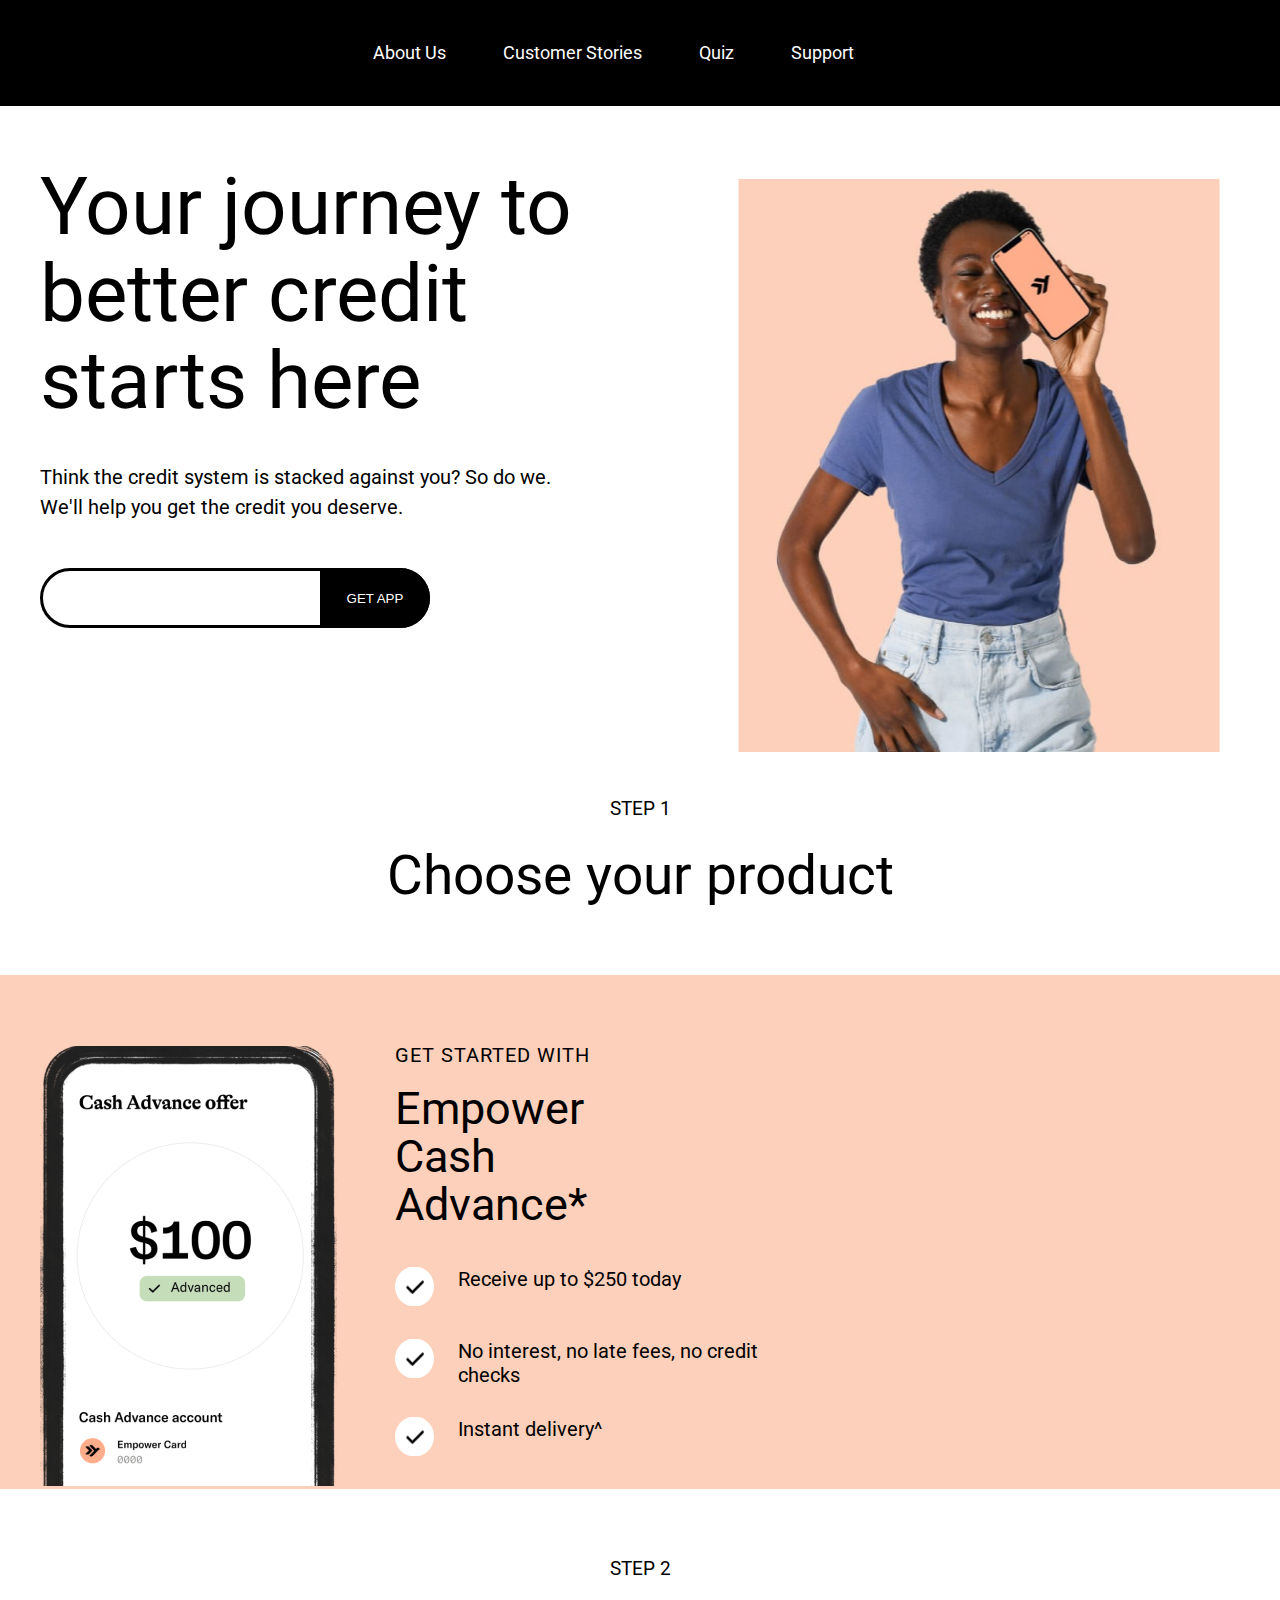
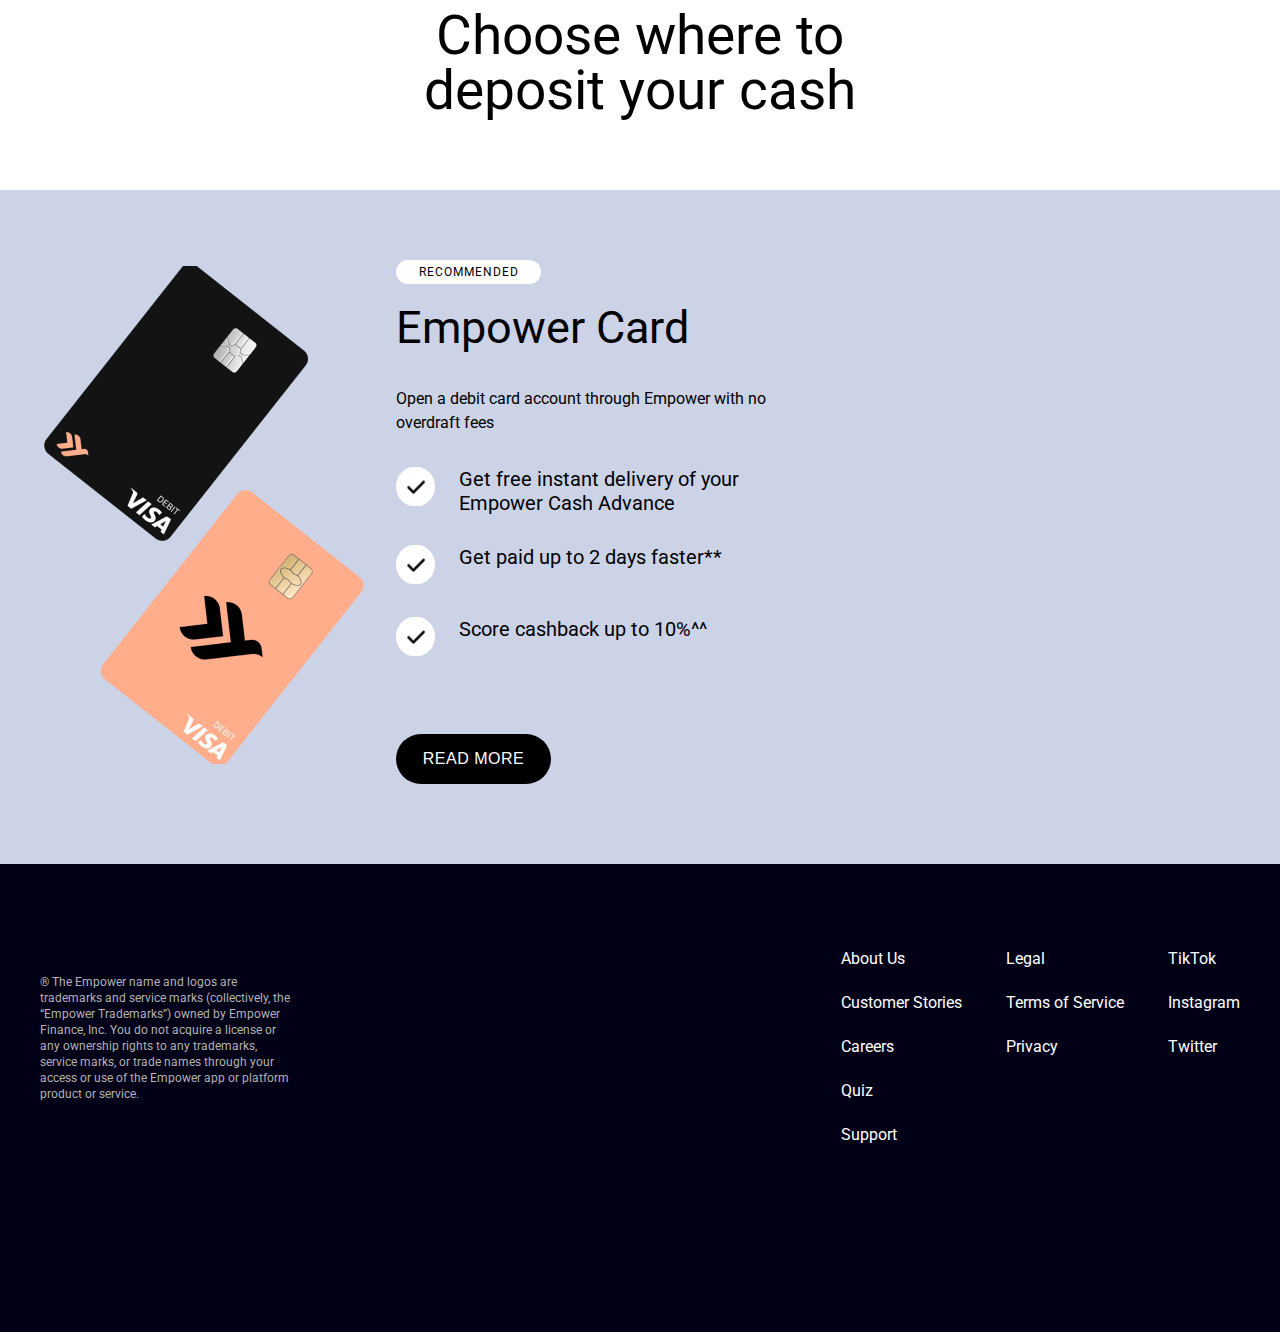
<file: hw6/index.html>
<!DOCTYPE html>
<html lang="en">
  <head>
    <meta charset="UTF-8" />
    <meta name="viewport" content="width=device-width, initial-scale=1.0" />
    <link rel="stylesheet" href="./reset.css" />
    <link rel="stylesheet" href="./style.css" />
    <title>HW6</title>
  </head>
  <body>
    <!-- HEADER -->
    <header class="header">
      <!-- NAVIGATION -->
      <div class="nav-wrapper">
        <div class="container">
          <div class="navigation">
            <ul class="nav-list">
              <li class="nav-item">
                <a href="#" class="nav-link">About Us</a>
              </li>
              <li class="nav-item">
                <a href="#" class="nav-link">Customer Stories</a>
              </li>
              <li class="nav-item"><a href="#" class="nav-link">Quiz</a></li>
              <li class="nav-item"><a href="#" class="nav-link">Support</a></li>
            </ul>
          </div>
        </div>
      </div>
      <!-- HEADER DESCRIPTION -->
      <div class="container">
        <div class="header-wrapper">
          <div class="header-wrapper-description">
            <h1 class="header-wrapper-title">
              Your journey to better credit starts here
            </h1>
            <p class="header-wrapper-text">
              Think the credit system is stacked against you? So do we. We'll
              help you get the credit you deserve.
            </p>
            <form action="#">
              <div class="header-wrapper-input-box">
                <input type="text" class="header-wrapper-input" /><button
                  type="submit"
                  class="header-wrapper-btn"
                >
                  Get app
                </button>
              </div>
            </form>
          </div>
          <div class="header-wrapper-img">
            <img src="./img/header-img.jpg" alt="Picture" class="header-img" />
          </div>
        </div>
      </div>
    </header>
    <main class="main">
      <!-- STEP 1 -->
      <div class="container">
        <div class="step-section">
          <p class="step">Step 1</p>
          <h2 class="step-title">Choose your product</h2>
        </div>
      </div>
      <!-- OFFER -->
      <div class="offer-wrapper">
        <div class="container">
          <div class="offer-img-box">
            <img src="./img/cash-offer.png" alt="Offer" class="offer-img" />
          </div>
          <div class="offer-description">
            <p class="offer-start">Get started with</p>
            <h3 class="offer-title">Empower Cash Advance*</h3>
            <ul class="list">
              <li class="item">
                <img src="./img/checkbox.png" alt="checkbox" class="checkbox" />
                <span class="item-text">Receive up to $250 today</span>
              </li>
              <li class="item">
                <img src="./img/checkbox.png" alt="checkbox" class="checkbox" />
                <span class="item-text">
                  No interest, no late fees, no credit checks
                </span>
              </li>
              <li class="item">
                <img src="./img/checkbox.png" alt="checkbox" class="checkbox" />
                <span class="item-text">Instant delivery^</span>
              </li>
            </ul>
          </div>
        </div>
      </div>
      <!-- STEP 2 -->
      <div class="container">
        <div class="step-section">
          <p class="step">Step 2</p>
          <h2 class="step-title">Choose where to <br />deposit your cash</h2>
        </div>
      </div>
      <!-- CARDS -->
      <div class="cards-wrapper">
        <div class="container">
          <div class="cards-img-box">
            <img src="./img/cards.png" alt="cards" class="cards-img" />
          </div>
          <div class="cards-description">
            <div class="recommend">Recommended</div>
            <h3 class="cards-title">Empower Card</h3>
            <p class="cards-text">
              Open a debit card account through Empower with no overdraft fees
            </p>
            <ul class="list-2">
              <li class="item">
                <img src="./img/checkbox.png" alt="checkbox" class="checkbox" />
                <p class="item-text">
                  Get free instant delivery of your Empower Cash Advance
                </p>
              </li>
              <li class="item">
                <img src="./img/checkbox.png" alt="checkbox" class="checkbox" />
                <p class="item-text">Get paid up to 2 days faster**</p>
              </li>
              <li class="item">
                <img src="./img/checkbox.png" alt="checkbox" class="checkbox" />
                <p class="item-text">Score cashback up to 10%^^</p>
              </li>
            </ul>
            <button class="cards-btn">Read more</button>
          </div>
        </div>
      </div>
    </main>
    <!-- FOOTER -->
    <footer class="footer-wrapper">
      <div class="container">
        <div class="footer">
          <div class="description">
            <p class="description-text">
              ® The Empower name and logos are trademarks and service marks
              (collectively, the “Empower Trademarks”) owned by Empower Finance,
              Inc. You do not acquire a license or any ownership rights to any
              trademarks, service marks, or trade names through your access or use
              of the Empower app or platform product or service.
            </p>
          </div>
          <div class="footer-sitemap">
            <ul class="footer-list">
              <li class="footer-item"><a href="#" class="footer-link">About Us</a></li>
              <li class="footer-item"><a href="#" class="footer-link">Customer Stories</a></li>
              <li class="footer-item"><a href="#" class="footer-link">Careers</a></li>
              <li class="footer-item"><a href="#" class="footer-link">Quiz</a></li>
              <li class="footer-item"><a href="#" class="footer-link">Support</a></li>
            </ul>
            <ul class="footer-list">
              <li class="footer-item"><a href="#" class="footer-link">Legal</a></li>
              <li class="footer-item"><a href="#" class="footer-link">Terms of Service</a></li>
              <li class="footer-item"><a href="#" class="footer-link">Privacy</a></li>
            </ul>
            <ul class="footer-list">
              <li class="footer-item"><a href="#" class="footer-link">TikTok</a></li>
              <li class="footer-item"><a href="#" class="footer-link">Instagram</a></li>
              <li class="footer-item"><a href="#" class="footer-link">Twitter</a></li>
            </ul>
          </div>
        </div>
      </div>
    </footer>
  </body>
</html>
</file>
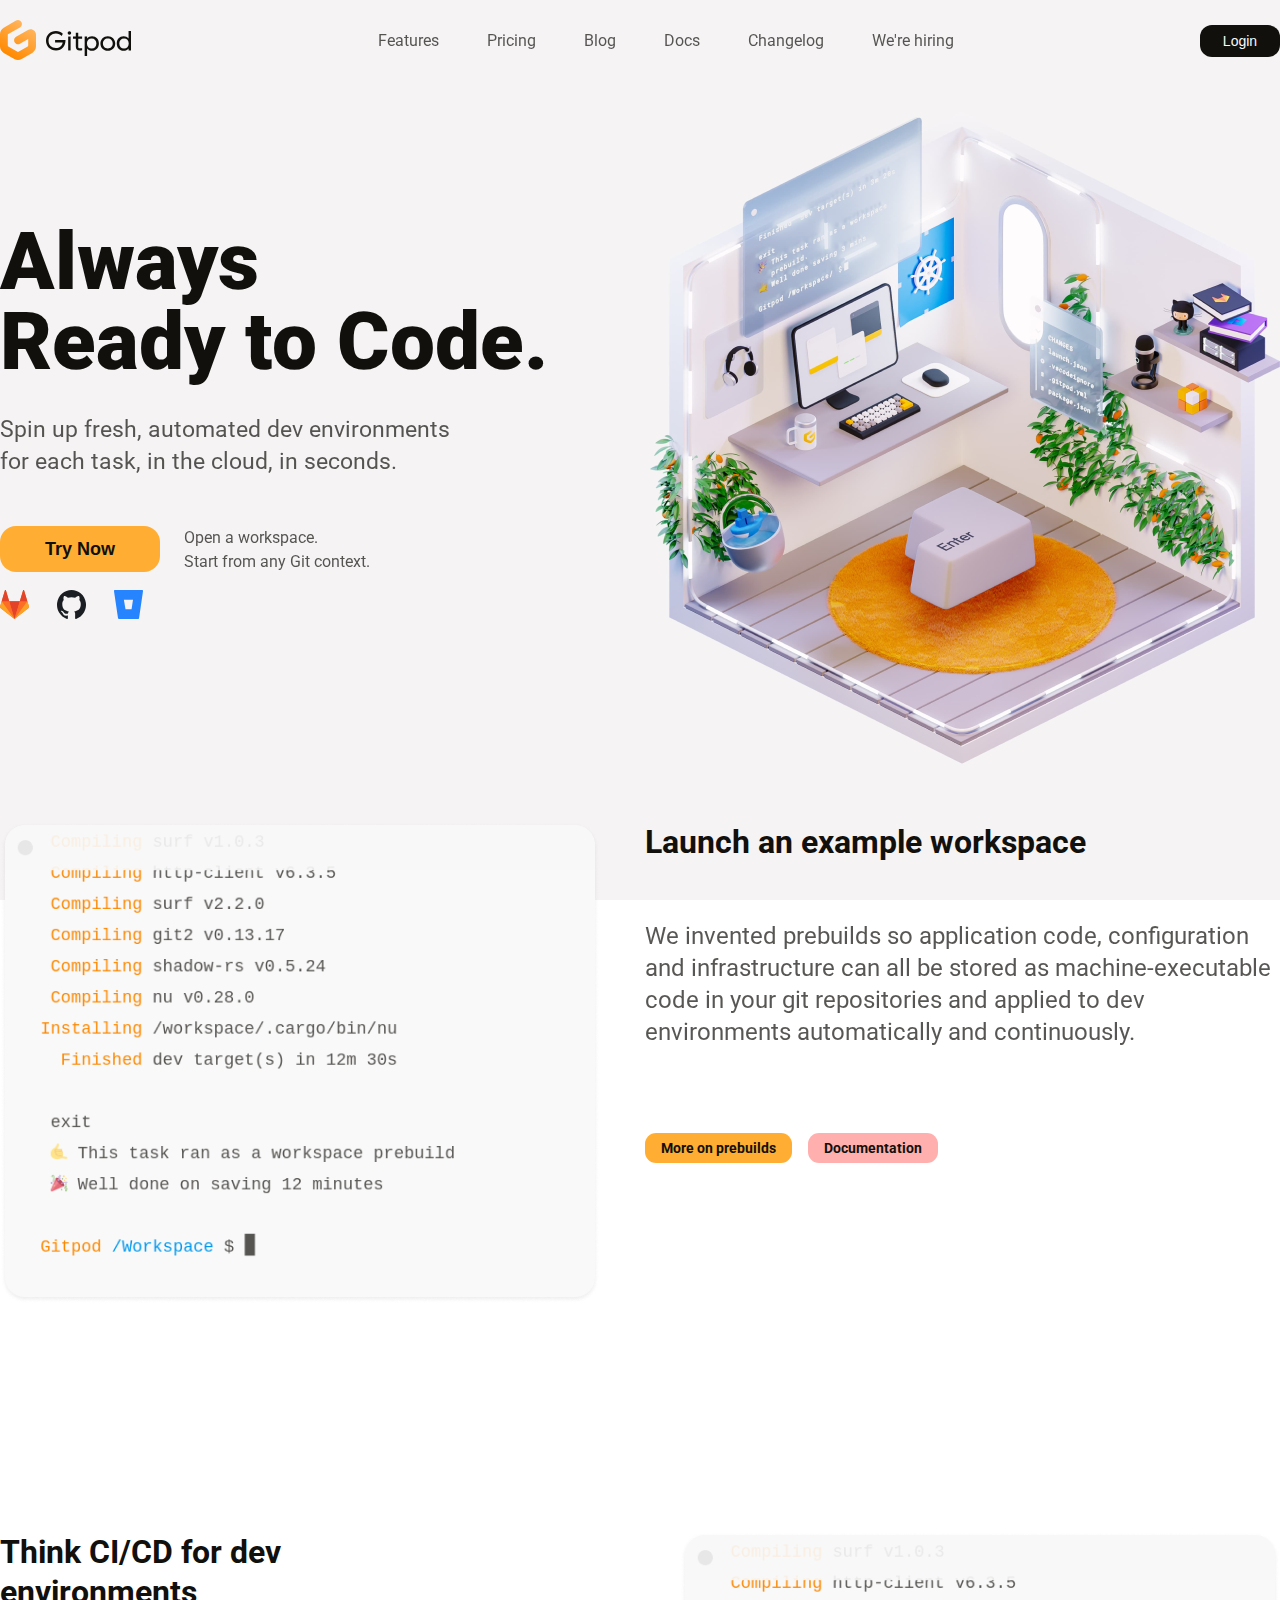
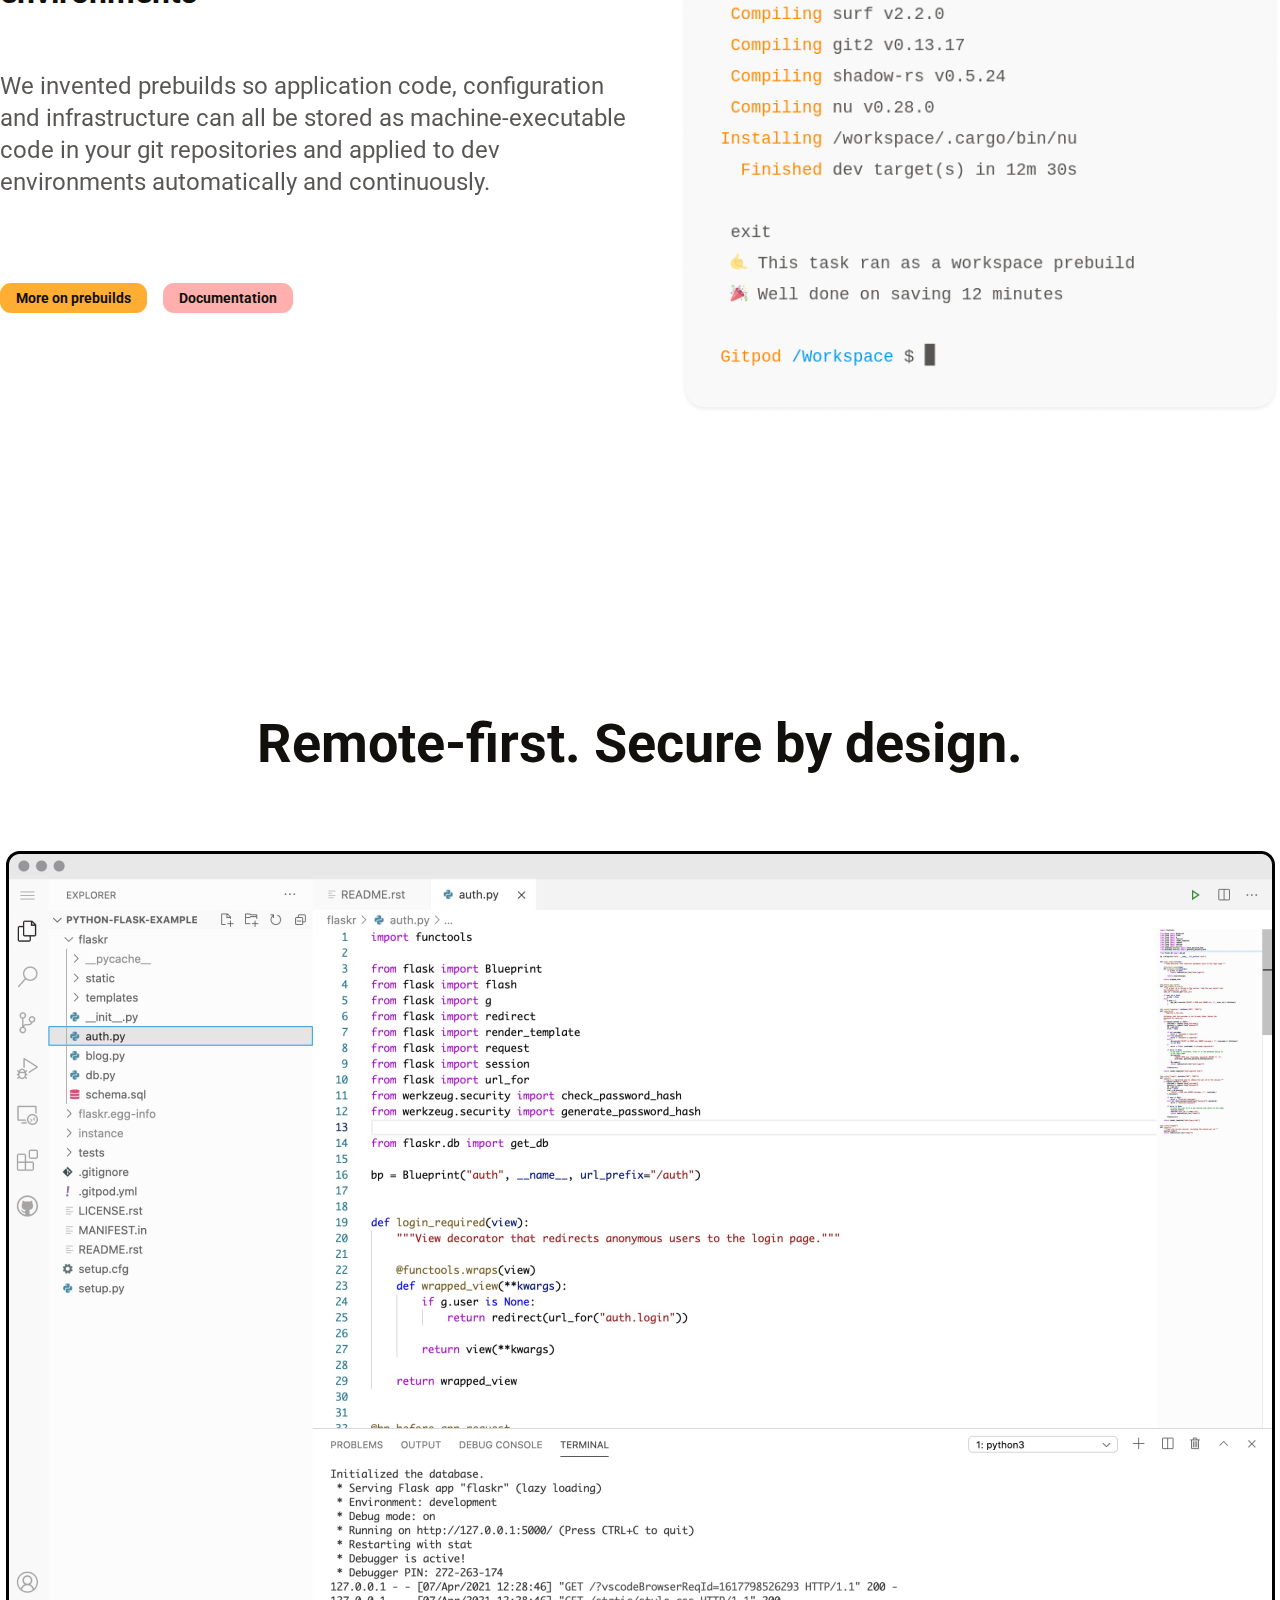
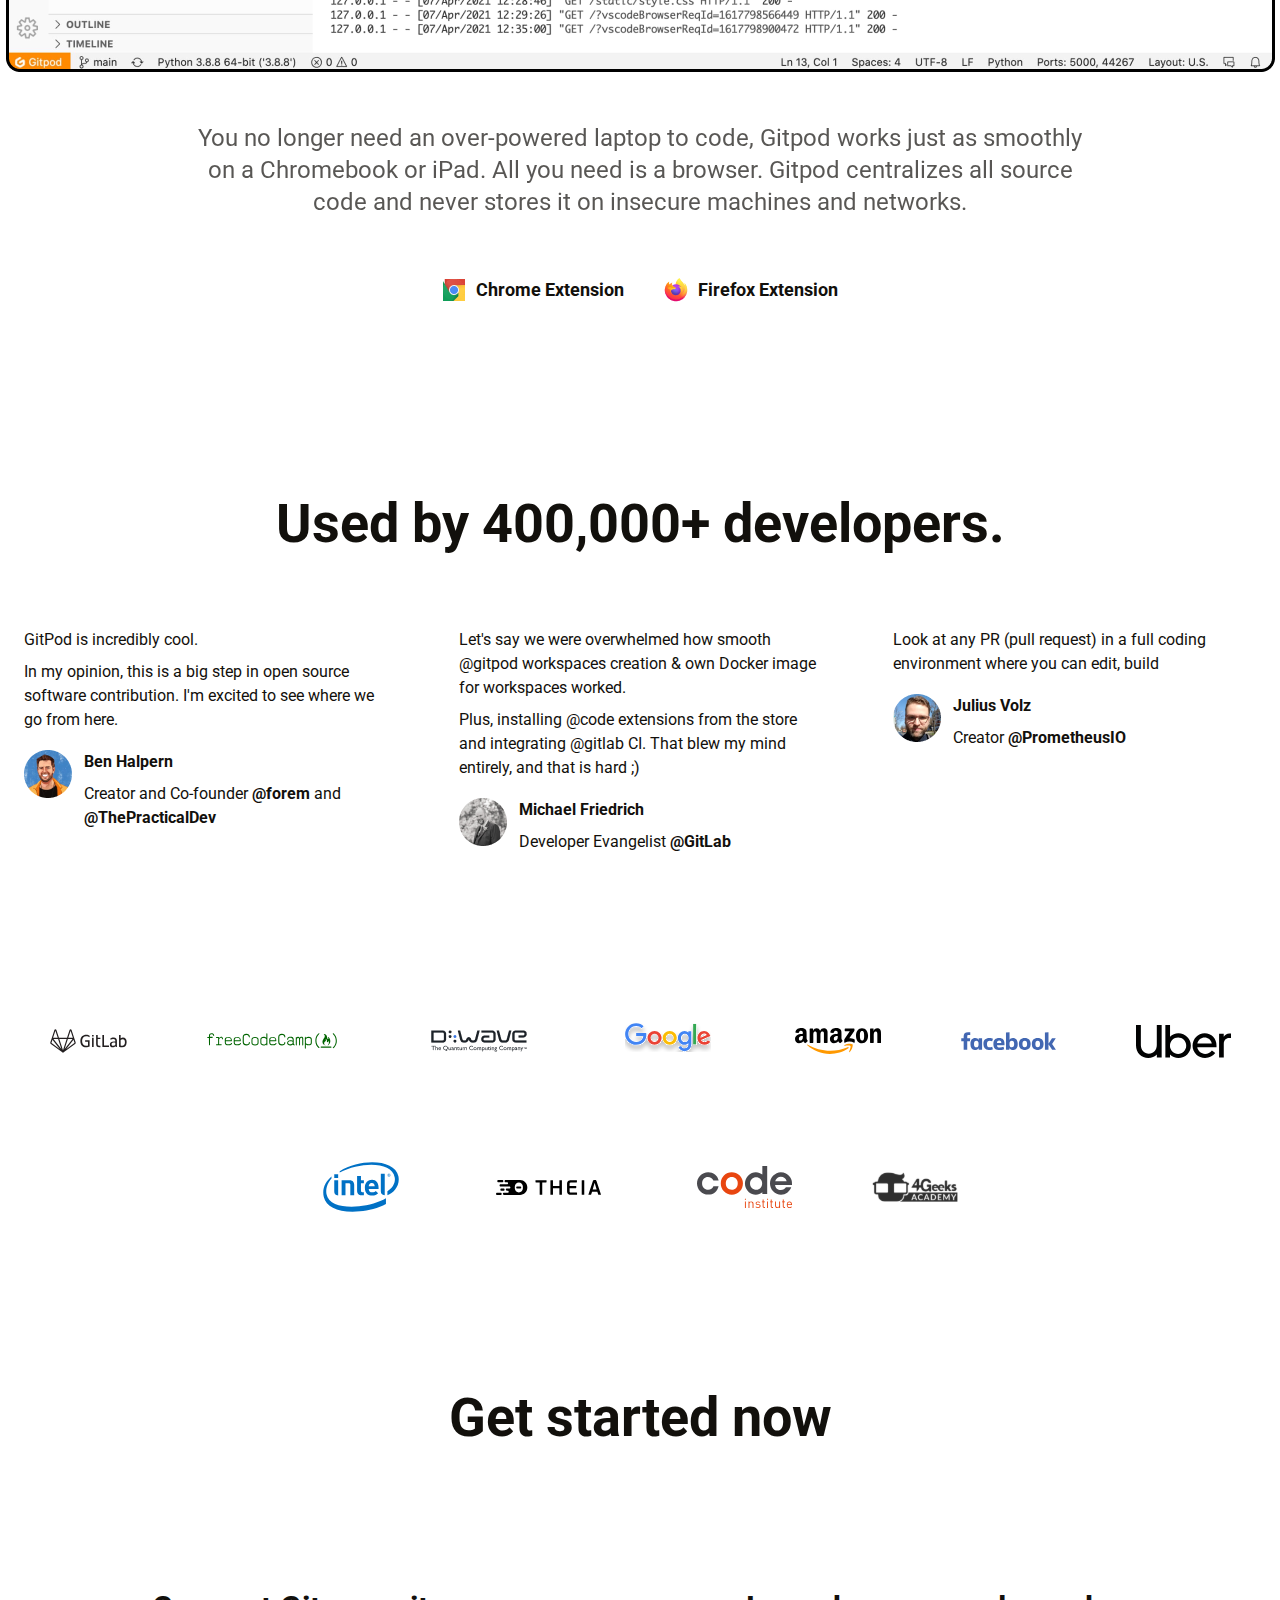
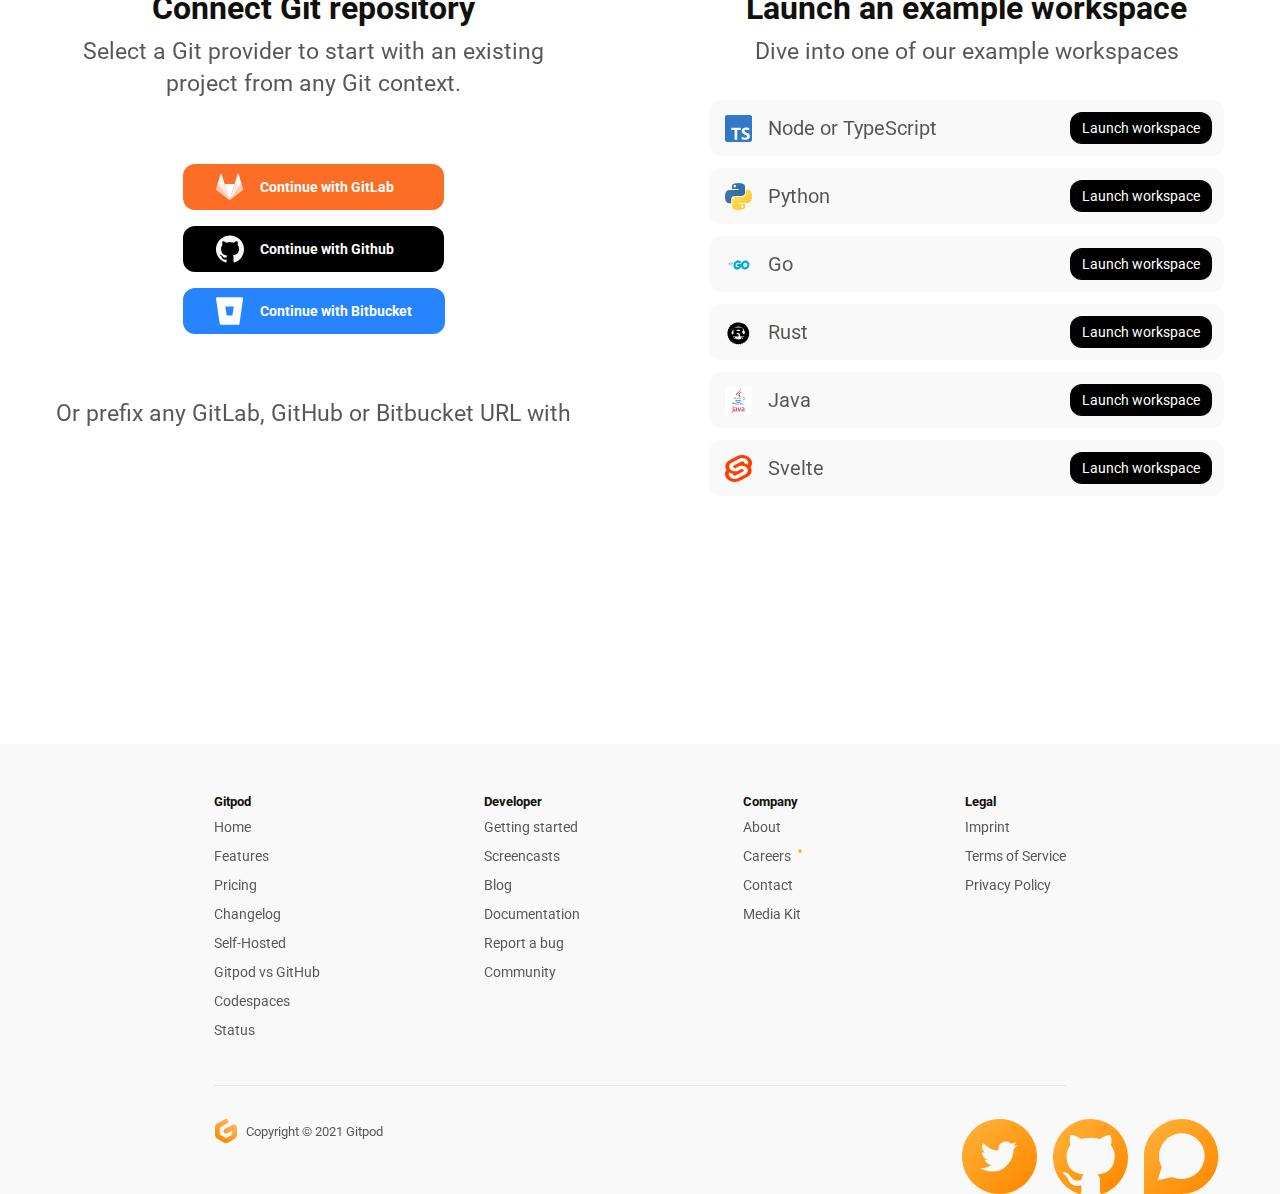
<file: hw7/index.html>
<!DOCTYPE html>
<html lang="en">
  <head>
    <meta charset="UTF-8" />
    <meta name="viewport" content="width=device-width, initial-scale=1.0" />
    <title>HW7</title>
    <link rel="stylesheet" href="./reset.css" />
    <link rel="stylesheet" href="./style.css" />
  </head>
  <body>
    <!-- HEADER -->
    <header class="header">
      <div class="nav-wrapper">
        <div class="container">
          <div class="navigation">
            <div class="logo">
              <svg
                width="131"
                height="40"
                viewBox="0 0 131 40"
                fill="none"
                xmlns="http://www.w3.org/2000/svg"
              >
                <g clip-path="url(#clip0_1_39)">
                  <path
                    d="M56.0449 30.4444C50.1877 30.4444 46 26.25 46 20.7222C46 15.1944 50.216 11 55.96 11C58.7895 11 60.9966 12.0833 62.8358 13.6667L61.6757 16.0278C60.2609 14.6389 58.45 13.5 55.8468 13.5C51.6025 13.5 48.5466 16.4167 48.5466 20.7222C48.5466 25.0278 51.5742 27.9444 55.8751 27.9444C59.5818 27.9444 62.2133 25.75 62.6377 22.4167H55.0828V19.9167H65.5239V20.0278C65.5239 26.1389 62.0152 30.4444 56.0449 30.4444Z"
                    fill="#12100C"
                  />
                  <path
                    d="M68.1803 16.5556H70.6137V30.4444H68.1803V16.5556Z"
                    fill="#12100C"
                  />
                  <path
                    d="M82.1393 30.25V28.1389C81.3753 28.2778 80.7528 28.3611 79.8473 28.3611C78.6589 28.3611 78.2345 27.75 78.2345 26.6944V18.6389H82.111V16.5556H78.2345V12.8333H75.8011V16.5556H72.9998V18.6389H75.8011V26.5556C75.8011 29.5 77.131 30.5833 79.7059 30.5833C80.6113 30.5833 81.4036 30.4444 82.1393 30.25Z"
                    fill="#12100C"
                  />
                  <path
                    fill-rule="evenodd"
                    clip-rule="evenodd"
                    d="M87.0989 36H84.6655V16.5556H87.0989V18.5556C88.259 17.0278 89.9851 16.2222 92.0789 16.2222C96.0969 16.2222 98.8981 19.2222 98.8981 23.5C98.8981 27.7778 96.0969 30.7778 92.0789 30.7778C90.07 30.7778 88.4288 30 87.0989 28.4167V36ZM86.9292 23.5C86.9292 26.5833 88.7967 28.5556 91.6545 28.5556C94.5123 28.5556 96.3798 26.5556 96.3798 23.5C96.3798 20.4444 94.5123 18.4444 91.6545 18.4444C88.7967 18.4444 86.9292 20.4167 86.9292 23.5Z"
                    fill="#12100C"
                  />
                  <path
                    fill-rule="evenodd"
                    clip-rule="evenodd"
                    d="M100.413 23.5C100.413 27.6667 103.582 30.7778 107.826 30.7778C112.071 30.7778 115.24 27.6667 115.24 23.5C115.24 19.3333 112.071 16.2222 107.826 16.2222C103.582 16.2222 100.413 19.3333 100.413 23.5ZM112.722 23.5C112.722 26.3889 110.769 28.4722 107.826 28.4722C104.884 28.4722 102.931 26.3889 102.931 23.5C102.931 20.6111 104.884 18.5278 107.826 18.5278C110.769 18.5278 112.722 20.6111 112.722 23.5Z"
                    fill="#12100C"
                  />
                  <path
                    fill-rule="evenodd"
                    clip-rule="evenodd"
                    d="M128.567 11H131V30.4444H128.567V28.4444C127.406 29.9722 125.68 30.7778 123.587 30.7778C119.569 30.7778 116.767 27.7778 116.767 23.5C116.767 19.2222 119.569 16.2222 123.587 16.2222C125.596 16.2222 127.237 17 128.567 18.5833V11ZM128.736 23.5C128.736 20.4167 126.869 18.4444 124.011 18.4444C121.153 18.4444 119.286 20.4444 119.286 23.5C119.286 26.5556 121.153 28.5556 124.011 28.5556C126.869 28.5556 128.736 26.5833 128.736 23.5Z"
                    fill="#12100C"
                  />
                  <path
                    d="M69.4026 14.7302C70.3643 14.7302 71.1439 13.9679 71.1439 13.0275C71.1439 12.087 70.3643 11.3247 69.4026 11.3247C68.4408 11.3247 67.6612 12.087 67.6612 13.0275C67.6612 13.9679 68.4408 14.7302 69.4026 14.7302Z"
                    fill="#12100C"
                  />
                  <path
                    fill-rule="evenodd"
                    clip-rule="evenodd"
                    d="M21.388 1.99199C22.4572 3.8871 21.8071 6.30126 19.936 7.38418L8.30155 14.1176C7.99402 14.2956 7.8042 14.6271 7.8042 14.9861V25.5563C7.8042 25.9153 7.99402 26.2467 8.30155 26.4247L17.511 31.7548C17.8141 31.9301 18.1859 31.9301 18.489 31.7548L27.6985 26.4247C28.006 26.2467 28.1958 25.9153 28.1958 25.5563V18.9825L19.9175 23.7132C18.0406 24.7858 15.6605 24.1142 14.6015 22.2133C13.5425 20.3123 14.2056 17.9017 16.0825 16.8292L27.9277 10.0602C31.5358 7.99827 36 10.6386 36 14.8346V26.3588C36 29.0581 34.572 31.5504 32.258 32.8896L21.6846 39.009C19.4014 40.3303 16.5986 40.3303 14.3154 39.009L3.74196 32.8896C1.42803 31.5504 0 29.0581 0 26.3588V14.1835C0 11.4843 1.42803 8.99201 3.74196 7.65282L16.064 0.521394C17.9351 -0.561524 20.3188 0.0968852 21.388 1.99199Z"
                    fill="url(#paint0_linear_1_39)"
                  />
                </g>
                <defs>
                  <linearGradient
                    id="paint0_linear_1_39"
                    x1="27.0957"
                    y1="6.04878"
                    x2="8.28086"
                    y2="35.2541"
                    gradientUnits="userSpaceOnUse"
                  >
                    <stop stop-color="#FFB45B" />
                    <stop offset="1" stop-color="#FF8A00" />
                  </linearGradient>
                  <clipPath id="clip0_1_39">
                    <rect width="131" height="40" fill="white" />
                  </clipPath>
                </defs>
              </svg>
            </div>
            <ul class="nav-list">
              <li class="nav-item">
                <a href="#" class="nav-link">Features</a>
              </li>
              <li class="nav-item"><a href="#" class="nav-link">Pricing</a></li>
              <li class="nav-item"><a href="#" class="nav-link">Blog</a></li>
              <li class="nav-item"><a href="#" class="nav-link">Docs</a></li>
              <li class="nav-item">
                <a href="#" class="nav-link">Changelog</a>
              </li>
              <li class="nav-item">
                <a href="#" class="nav-link">We're hiring</a>
              </li>
            </ul>
            <button class="login-btn">Login</button>
          </div>
        </div>
      </div>
      <div class="header-content-wrapper">
        <div class="container">
          <div class="header-content">
            <div class="header-description">
              <h1 class="header-title">Always<br />Ready to Code.</h1>
              <p class="header-text">
                Spin up fresh, automated dev environments for each task, in the
                cloud, in seconds.
              </p>
              <div class="header-btn-group">
                <button class="try-btn">Try Now</button>
                <p class="btn-description">
                  Open a workspace. <br />Start from any Git context.
                </p>
              </div>
              <ul class="header-logos">
                <li class="logo-item">
                  <a href="#" class="logo-link"
                    ><svg
                      width="29"
                      height="29"
                      viewBox="0 0 29 29"
                      fill="none"
                      xmlns="http://www.w3.org/2000/svg"
                    >
                      <g clip-path="url(#clip0_1_246)">
                        <path
                          fill-rule="evenodd"
                          clip-rule="evenodd"
                          d="M28.9478 16.582L27.3247 11.1609L24.1073 0.415743C24.0649 0.293349 23.9922 0.188534 23.8985 0.114739C23.8048 0.0409429 23.6944 0.00152588 23.5815 0.00152588C23.4685 0.00152588 23.3581 0.0409429 23.2645 0.114739C23.1708 0.188534 23.0981 0.293349 23.0557 0.415743L19.8383 11.1609H9.16063L5.94321 0.415743C5.90081 0.293349 5.82811 0.188534 5.73444 0.114739C5.64076 0.0409429 5.53037 0.00152588 5.41741 0.00152588C5.30446 0.00152588 5.19407 0.0409429 5.10039 0.114739C5.00672 0.188534 4.93402 0.293349 4.89162 0.415743L1.6742 11.1609L0.0544758 16.582C-0.0165457 16.826 -0.0156098 17.0908 0.0571339 17.3341C0.129878 17.5773 0.270236 17.7851 0.455807 17.9242L14.4999 29.001L28.5439 17.9242C28.7295 17.7851 28.8699 17.5773 28.9426 17.3341C29.0153 17.0908 29.0163 16.826 28.9453 16.582"
                          fill="#FC6D26"
                        />
                        <path
                          fill-rule="evenodd"
                          clip-rule="evenodd"
                          d="M14.5004 29L19.8396 11.1559H9.16034L14.5004 28.996V29Z"
                          fill="#E24329"
                        />
                        <path
                          fill-rule="evenodd"
                          clip-rule="evenodd"
                          d="M14.5004 29.001L9.16034 11.1599H1.67729L14.5004 29.001Z"
                          fill="#FC6D26"
                        />
                        <path
                          fill-rule="evenodd"
                          clip-rule="evenodd"
                          d="M1.67645 11.1599L0.0541859 16.581C-0.0168356 16.825 -0.0158998 17.0897 0.0568439 17.333C0.129588 17.5763 0.269946 17.7841 0.455517 17.9232L14.4996 29L1.67645 11.1599Z"
                          fill="#FCA326"
                        />
                        <path
                          fill-rule="evenodd"
                          clip-rule="evenodd"
                          d="M1.67729 11.1599H9.16119L5.94377 0.414705C5.90136 0.292311 5.82867 0.187497 5.73499 0.113701C5.64132 0.0399053 5.53093 0.000488281 5.41797 0.000488281C5.30501 0.000488281 5.19462 0.0399053 5.10095 0.113701C5.00728 0.187497 4.93458 0.292311 4.89218 0.414705L1.67729 11.1599Z"
                          fill="#E24329"
                        />
                        <path
                          fill-rule="evenodd"
                          clip-rule="evenodd"
                          d="M14.5004 29.0009L19.8405 11.1609H27.3244L14.5004 29.0009Z"
                          fill="#FC6D26"
                        />
                        <path
                          fill-rule="evenodd"
                          clip-rule="evenodd"
                          d="M27.3235 11.1599L28.9467 16.581C29.0177 16.825 29.0167 17.0897 28.944 17.333C28.8713 17.5763 28.7309 17.7841 28.5453 17.9232L14.5004 29L27.3235 11.1599Z"
                          fill="#FCA326"
                        />
                        <path
                          fill-rule="evenodd"
                          clip-rule="evenodd"
                          d="M27.3235 11.1599H19.8397L23.0571 0.414705C23.0995 0.292311 23.1722 0.187497 23.2659 0.113701C23.3595 0.0399053 23.4699 0.000488281 23.5829 0.000488281C23.6958 0.000488281 23.8062 0.0399053 23.8999 0.113701C23.9936 0.187497 24.0663 0.292311 24.1087 0.414705L27.3261 11.1599H27.3235Z"
                          fill="#E24329"
                        />
                      </g>
                      <defs>
                        <clipPath id="clip0_1_246">
                          <rect width="29" height="29" fill="white" />
                        </clipPath>
                      </defs>
                    </svg>
                  </a>
                </li>
                <li class="logo-item">
                  <a href="#" class="logo-link"
                    ><svg
                      width="29"
                      height="29"
                      viewBox="0 0 29 29"
                      fill="none"
                      xmlns="http://www.w3.org/2000/svg"
                    >
                      <path
                        fill-rule="evenodd"
                        clip-rule="evenodd"
                        d="M14.4999 0C11.0567 2.63825e-05 7.72588 1.25623 5.10343 3.54383C2.48097 5.83143 0.73801 9.00114 0.186416 12.4858C-0.365179 15.9704 0.310591 19.5426 2.09281 22.5632C3.87502 25.5837 6.64738 27.8555 9.9138 28.972C10.6391 29.1019 10.9073 28.6562 10.9073 28.2657C10.9073 27.9126 10.8891 26.7377 10.8891 25.4966C7.24613 26.1842 6.30308 24.5857 6.0133 23.7496C5.69037 22.9357 5.17883 22.2149 4.52298 21.6494C4.01544 21.371 3.29015 20.6834 4.50476 20.6647C4.96899 20.7163 5.41417 20.8823 5.80239 21.1483C6.1906 21.4144 6.51037 21.7727 6.73445 22.1927C6.93273 22.5579 7.19936 22.8795 7.51905 23.1389C7.83874 23.3983 8.20521 23.5905 8.59747 23.7044C8.98972 23.8184 9.40005 23.8519 9.80495 23.8029C10.2098 23.754 10.6013 23.6237 10.957 23.4194C11.0197 22.6637 11.3481 21.9572 11.881 21.4312C8.652 21.0594 5.28304 19.7776 5.28304 14.0908C5.2637 12.6126 5.79696 11.1829 6.77336 10.0951C6.32997 8.81093 6.3818 7.40162 6.91825 6.15535C6.91825 6.15535 8.13287 5.76486 10.9057 7.68336C13.2784 7.01427 15.7834 7.01427 18.1561 7.68336C20.9289 5.75042 22.1435 6.15535 22.1435 6.15535C22.68 7.40162 22.7318 8.81093 22.2884 10.0951C23.2678 11.181 23.8015 12.612 23.7788 14.0908C23.7788 19.7963 20.3891 21.0594 17.1634 21.4312C17.5094 21.7909 17.7759 22.2226 17.9448 22.6972C18.1137 23.1718 18.1809 23.6781 18.142 24.1817C18.142 26.1698 18.1238 27.7682 18.1238 28.2699C18.1238 28.6604 18.3954 29.1248 19.1174 28.9762C22.3802 27.8526 25.1471 25.5762 26.9238 22.5537C28.7005 19.5311 29.3713 15.9594 28.8162 12.4766C28.2612 8.9938 26.5166 5.82672 23.8941 3.54117C21.2715 1.25562 17.9418 0.00049233 14.4999 0V0Z"
                        fill="#1B1F23"
                      />
                    </svg>
                  </a>
                </li>
                <li class="logo-item">
                  <a href="#" class="logo-link"
                    ><svg
                      width="29"
                      height="29"
                      viewBox="0 0 29 29"
                      fill="none"
                      xmlns="http://www.w3.org/2000/svg"
                    >
                      <path
                        d="M0.941015 4.61723e-05C0.807008 -0.00355885 0.673853 0.0264451 0.550104 0.088131C0.426356 0.149817 0.314751 0.24182 0.222459 0.35823C0.134831 0.468783 0.0698954 0.602245 0.032792 0.748052C-0.00431131 0.89386 -0.0125633 1.04801 0.00868918 1.1983L3.95625 27.8265C4.01665 28.1633 4.17299 28.4645 4.39848 28.6784C4.62397 28.8923 4.90456 29.0057 5.19217 28.999H24.1144C24.3299 29.009 24.5414 28.9274 24.7114 28.7685C24.8814 28.6096 24.999 28.3837 25.0432 28.1309L28.988 1.20367C29.0089 1.05372 29.0005 0.900012 28.9634 0.754622C28.9263 0.609232 28.8616 0.476124 28.7743 0.365759C28.682 0.249349 28.5704 0.157346 28.4466 0.0956603C28.3229 0.0339745 28.1897 0.00397052 28.0557 0.00757553L0.941015 4.61723e-05ZM17.5495 19.2452H11.5101L9.87446 9.74416H19.0136L17.5495 19.2452Z"
                        fill="#2684FF"
                      />
                    </svg>
                  </a>
                </li>
              </ul>
            </div>
            <div class="header-img-box">
              <img
                src="./img/header-img.png"
                alt="picture"
                class="header-img"
              />
            </div>
          </div>
        </div>
      </div>
    </header>
    <main class="main">
      <!-- LAUNCH -->
      <section class="launch-wrapper">
        <div class="container">
          <div class="launch">
            <div class="launch-img-box">
              <img
                src="./img/launch-img.png"
                alt="launch"
                class="launch-img"
              />
            </div>
            <div class="launch-description">
              <h2 class="launch-title">Launch an example workspace</h2>
              <p class="launch-text">
                We invented prebuilds so application code, configuration and
                infrastructure can all be stored as machine-executable code in
                your git repositories and applied to dev environments
                automatically and continuously.
              </p>
              <div class="launch-btn-group">
                <a href="#" class="prebuilds-btn">More on prebuilds</a>
                <a href="#" class="documentation-btn">Documentation</a>
              </div>
            </div>
          </div>
        </div>
      </section>
      <!-- ENVIRONMENT -->
      <section class="environment-wrapper">
        <div class="container">
          <div class="environment">
            <div class="env-description">
              <h2 class="env-title">Think CI/CD for dev <br />environments</h2>
              <p class="env-text">
                We invented prebuilds so application code, configuration and
                infrastructure can all be stored as machine-executable code in
                your git repositories and applied to dev environments
                automatically and continuously.
              </p>
              <div class="env-btn-group">
                <a href="#" class="prebuilds-btn">More on prebuilds</a>
                <a href="#" class="documentation-btn">Documentation</a>
              </div>
            </div>
            <div class="env-img-box">
              <img
                src="./img/launch-img.png"
                alt="launch"
                class="launch-img"
              />
            </div>
          </div>
        </div>
      </section>
      <!-- REMOTE -->
      <section class="remote-wrapper">
        <div class="container">
          <div class="remote">
            <h2 class="remote-title">Remote-first. Secure by design.</h2>
            <div class="gitpod-img-box">
              <img src="./img/gitpod.png" alt="gitpod" class="gitpod-img" />
            </div>
            <p class="remote-text">
              You no longer need an over-powered laptop to code, Gitpod works
              just as smoothly on a Chromebook or iPad. All you need is a
              browser. Gitpod centralizes all source code and never stores it on
              insecure machines and networks.
            </p>
            <div class="remote-btn-group">
              <a href="#" class="google-btn">
                <img
                  src="./img/google-logo.png"
                  alt="logo"
                  class="google-logo"
                />
                <p class="google-title">Chrome Extension</p>
              </a>
              <a href="#" class="firefox-btn">
                <img
                  src="./img/firefox-logo.png"
                  alt="logo"
                  class="firefox-logo"
                />
                <p class="firefox-title">Firefox Extension</p>
              </a>
            </div>
          </div>
        </div>
      </section>
      <!-- DEVELOPERS -->
      <section class="developers-wrapper">
        <div class="container">
          <div class="developers">
            <h2 class="dev-title">Used by 400,000+ developers.</h2>
            <div class="dev-cards">
              <div class="card">
                <p class="card-p1">GitPod is incredibly cool.</p>
                <p class="card-p2">
                  In my opinion, this is a big step in open source software
                  contribution. I'm excited to see where we go from here.
                </p>
                <div class="dev-info">
                  <img src="./img/ben-photo.png" alt="" ben class="dev-img" />
                  <div class="dev-descr-box">
                    <div class="dev-descr-name">Ben Halpern</div>
                    <div class="dev-descr">
                      Creator and Co-founder
                      <span class="make-bold">@forem</span> and
                      <span class="make-bold">@ThePracticalDev</span>
                    </div>
                  </div>
                </div>
              </div>
              <div class="card">
                <p class="card-p1">
                  Let's say we were overwhelmed how smooth @gitpod workspaces
                  creation & own Docker image for workspaces worked.
                </p>
                <p class="card-p2">
                  Plus, installing @code extensions from the store and
                  integrating @gitlab CI. That blew my mind entirely, and that
                  is hard ;)
                </p>
                <div class="dev-info">
                  <img
                    src="./img/michael-phoot.png"
                    alt=""
                    ben
                    class="dev-img"
                  />
                  <div class="dev-descr-box">
                    <div class="dev-descr-name">Michael Friedrich</div>
                    <div class="dev-descr">
                      Developer Evangelist
                      <span class="make-bold">@GitLab</span>
                    </div>
                  </div>
                </div>
              </div>
              <div class="card">
                <p class="card-p2">
                  Look at any PR (pull request) in a full coding environment
                  where you can edit, build
                </p>
                <div class="dev-info">
                  <img
                    src="./img/julius-photo.png"
                    alt=""
                    ben
                    class="dev-img"
                  />
                  <div class="dev-descr-box">
                    <div class="dev-descr-name">Julius Volz</div>
                    <div class="dev-descr">
                      Creator
                      <span class="make-bold">@PrometheusIO</span>
                    </div>
                  </div>
                </div>
              </div>
            </div>
          </div>
        </div>
      </section>
      <!-- LOGOS -->
      <section class="logos-wrapper">
        <div class="container">
          <div class="logos">
            <a href="#" class="logo-link"
              ><img
                src="./img/gitlab-logo.svg"
                alt="pic"
                class="logo-imgs" /></a
            ><a href="#" class="logo-link"
              ><img
                src="./img/freecodecamp.svg"
                alt="pic"
                class="logo-imgs" /></a
            ><a href="#" class="logo-link"
              ><img src="./img/d-wave.png" alt="pic" class="logo-imgs" /></a
            ><a href="#" class="logo-link"
              ><img src="./img/google.svg" alt="pic" class="logo-imgs" /></a
            ><a href="#" class="logo-link"
              ><img src="./img/amazon.svg" alt="pic" class="logo-imgs" /></a
            ><a href="#" class="logo-link"
              ><img src="./img/facebook.svg" alt="pic" class="logo-imgs" /></a
            ><a href="#" class="logo-link"
              ><img src="./img/uber.svg" alt="pic" class="logo-imgs" /></a
            ><a href="#" class="logo-link"
              ><img src="./img/intel.svg" alt="pic" class="logo-imgs" /></a
            ><a href="#" class="logo-link"
              ><img src="./img/theia.svg" alt="pic" class="logo-imgs" /></a
            ><a href="#" class="logo-link"
              ><img
                src="./img/codeintitut.svg"
                alt="pic"
                class="logo-imgs" /></a
            ><a href="#" class="logo-link"
              ><img src="./img/4geeks.svg" alt="pic" class="logo-imgs"
            /></a>
          </div>
        </div>
      </section>
      <!-- GET STARTED -->
      <section class="get-started-wrapper">
        <div class="container">
          <h2 class="get-started-title">Get started now</h2>
          <div class="get-started">
            <div class="get-started-box">
              <h3 class="box-title">Connect Git repository</h3>
              <p class="box-paragraph1">
                Select a Git provider to start with an existing project from any
                Git context.
              </p>
              <div class="get-started-btn-group">
                <a href="#" class="gitlab-btn"
                  ><img
                    src="./img/get-started-gitlab.svg"
                    alt=" "
                    class="gitlab-img"
                  />
                  <p class="btn-title">Continue with GitLab</p></a
                >
                <a href="#" class="github-btn"
                  ><img
                    src="./img/get-started-github.svg"
                    alt=" "
                    class="github-img"
                  />
                  <p class="btn-title">Continue with Github</p></a
                >
                <a href="#" class="bitbucket-btn"
                  ><img
                    src="./img/get-started-bitbucket.svg"
                    alt=" "
                    class="bitbucket-img"
                  />
                  <p class="btn-title">Continue with Bitbucket</p></a
                >
              </div>
              <p class="box-paragraph2">
                Or prefix any GitLab, GitHub or Bitbucket URL with
              </p>
            </div>
            <div class="get-started-box">
              <h3 class="box-title">Launch an example workspace</h3>
              <p class="box-paragraph1">
                Dive into one of our example workspaces
              </p>
              <div class="launch-box-group">
                <div class="launch-box">
                  <div class="workspace-img-wrapper">
                    <img src="./img/ts.svg" alt=" " class="launch-img" />
                    <p class="launch-box-title">Node or TypeScript</p>
                  </div>

                  <a href="#" class="launch-link">Launch workspace</a>
                </div>
                <div class="launch-box">
                  <div class="workspace-img-wrapper">
                    <img src="./img/python.svg" alt=" " class="launch-img" />
                    <p class="launch-box-title">Python</p>
                  </div>

                  <a href="#" class="launch-link">Launch workspace</a>
                </div>
                <div class="launch-box">
                  <div class="workspace-img-wrapper">
                    <img src="./img/go.svg" alt=" " class="launch-img" />
                    <p class="launch-box-title">Go</p>
                  </div>

                  <a href="#" class="launch-link">Launch workspace</a>
                </div>
                <div class="launch-box">
                  <div class="workspace-img-wrapper">
                    <img src="./img/rust.svg" alt=" " class="launch-img" />
                    <p class="launch-box-title">Rust</p>
                  </div>

                  <a href="#" class="launch-link">Launch workspace</a>
                </div>
                <div class="launch-box">
                  <div class="workspace-img-wrapper">
                    <img src="./img/java.svg" alt=" " class="launch-img" />
                    <p class="launch-box-title">Java</p>
                  </div>

                  <a href="#" class="launch-link">Launch workspace</a>
                </div>
                <div class="launch-box">
                  <div class="workspace-img-wrapper">
                    <img src="./img/svelte.svg" alt=" " class="launch-img" />
                    <p class="launch-box-title">Svelte</p>
                  </div>

                  <a href="#" class="launch-link">Launch workspace</a>
                </div>
              </div>
            </div>
          </div>
        </div>
      </section>
    </main>
    <!-- FOOTER -->
    <footer class="footer-wrapper">
      <div class="container container-small">
        <div class="footer">
          <div class="footer-sitemap">
            <div class="footer-info">
              <h2 class="footer-info-title">Gitpod</h2>
              <ul class="footer-list">
                <li class="footer-item">
                  <a href="#" class="footer-link">Home</a>
                </li>
                <li class="footer-item">
                  <a href="#" class="footer-link">Features</a>
                </li>
                <li class="footer-item">
                  <a href="#" class="footer-link">Pricing</a>
                </li>
                <li class="footer-item">
                  <a href="#" class="footer-link">Changelog</a>
                </li>
                <li class="footer-item">
                  <a href="#" class="footer-link">Self-Hosted</a>
                </li>
                <li class="footer-item">
                  <a href="#" class="footer-link">Gitpod vs GitHub</a>
                </li>
                <li class="footer-item">
                  <a href="#" class="footer-link">Codespaces</a>
                </li>
                <li class="footer-item">
                  <a href="#" class="footer-link">Status</a>
                </li>
              </ul>
            </div>
            <div class="footer-info">
              <h2 class="footer-info-title">Developer</h2>
              <ul class="footer-list">
                <li class="footer-item">
                  <a href="#" class="footer-link">Getting started</a>
                </li>
                <li class="footer-item">
                  <a href="#" class="footer-link">Screencasts</a>
                </li>
                <li class="footer-item">
                  <a href="#" class="footer-link">Blog</a>
                </li>
                <li class="footer-item">
                  <a href="#" class="footer-link">Documentation</a>
                </li>
                <li class="footer-item">
                  <a href="#" class="footer-link">Report a bug</a>
                </li>
                <li class="footer-item">
                  <a href="#" class="footer-link">Community</a>
                </li>
              </ul>
            </div>
            <div class="footer-info">
              <h2 class="footer-info-title">Company</h2>
              <ul class="footer-list">
                <li class="footer-item">
                  <a href="#" class="footer-link">About</a>
                </li>
                <li class="footer-item star-box">
                  <a href="#" class="footer-link ">Careers</a>
                  <p class="star">*</p>
                </li>
                <li class="footer-item">
                  <a href="#" class="footer-link">Contact</a>
                </li>
                <li class="footer-item">
                  <a href="#" class="footer-link">Media Kit</a>
                </li>
              </ul>
            </div>
            <div class="footer-info">
              <h2 class="footer-info-title">Legal</h2>
              <ul class="footer-list">
                <li class="footer-item">
                  <a href="#" class="footer-link">Imprint</a>
                </li>
                <li class="footer-item">
                  <a href="#" class="footer-link">Terms of Service</a>
                </li>
                <li class="footer-item">
                  <a href="#" class="footer-link">Privacy Policy</a>
                </li>
              </ul>
            </div>
            
          </div>
          <div class="line"></div>
          
          <div class="footer-copyright-box">
            <div class="footer-logo-box"><img src="./img/footer-logo.svg" alt="logo" class="footer-logo">
              <p class="logo-text">Copyright © 2021 Gitpod</p></div>
            <div class="footer-media-logo">
              <img src="./img/twitter-logo.svg" alt=" " class="media-logo-tw">
              <img src="./img/footer-github.svg" alt=" " class="media-footer-github">
              <img src="./img/message-logo.svg" alt=" " class="media-message">
            </div>
          </div>
          
        </div>
      </div>
    </footer>
  </body>
</html>
</file>
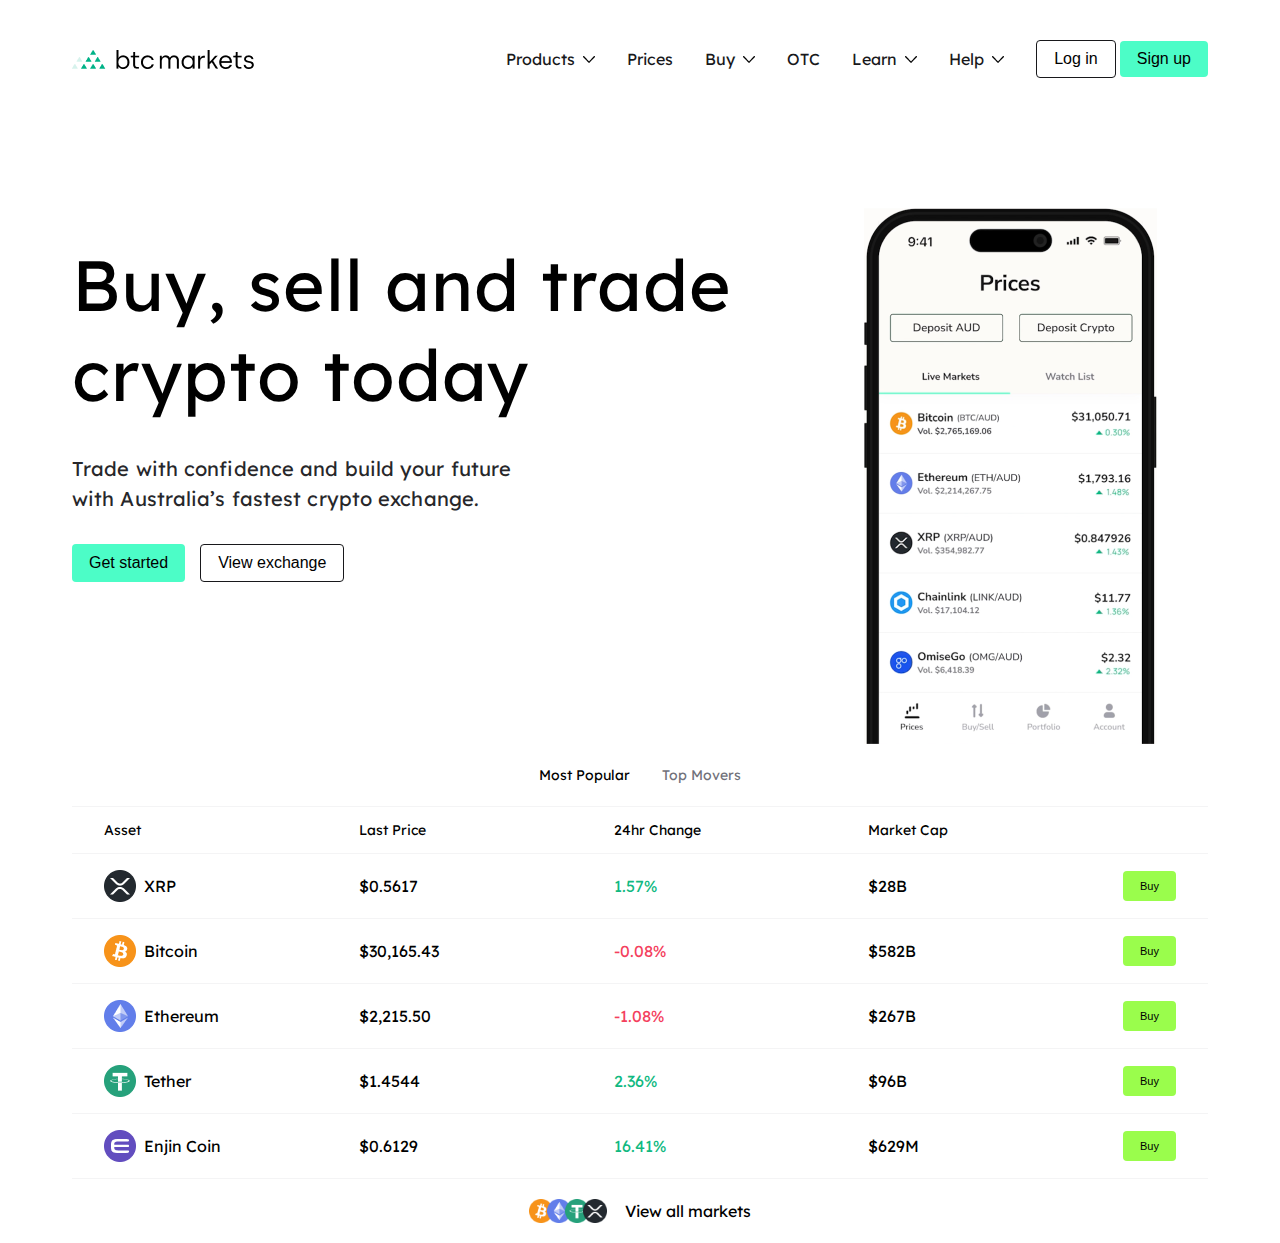
<file: hw8/index.html>
<!DOCTYPE html>
<html lang="en">
  <head>
    <meta charset="UTF-8" />
    <meta name="viewport" content="width=device-width, initial-scale=1.0" />
    <link rel="stylesheet" href="./reset.css" />
    <link rel="stylesheet" href="./style.css" />
    <title>BEM</title>
  </head>
  <body>
    <header class="header-wrapper">
      <div class="header container">
        <nav class="navigation header__nav">
          <div class="navigation__logo">
            <img src="./img/logo.png" alt="logo" class="navigation__logo-img" />
          </div>
          <div class="navigation__aside">
            <ul class="navigation__list">
              <li class="navigation__item">
                <a href="#" class="navigation__link">
                  <p class="navigation__name">Products</p>
                  <img
                    src="./img/arrow.png"
                    alt="arrow"
                    class="navigation__arrow"
                  />
                </a>
              </li>
              <li class="navigation__item">
                <a href="#" class="navigation__link">
                  <p class="navigation__name">Prices</p>
                </a>
              </li>
              <li class="navigation__item">
                <a href="#" class="navigation__link">
                  <p class="navigation__name">Buy</p>
                  <img
                    src="./img/arrow.png"
                    alt="arrow"
                    class="navigation__arrow"
                  />
                </a>
              </li>
              <li class="navigation__item">
                <a href="#" class="navigation__link">
                  <p class="navigation__name">OTC</p>
                </a>
              </li>
              <li class="navigation__item">
                <a href="#" class="navigation__link">
                  <p class="navigation__name">Learn</p>
                  <img
                    src="./img/arrow.png"
                    alt="arrow"
                    class="navigation__arrow"
                  />
                </a>
              </li>
              <li class="navigation__item">
                <a href="#" class="navigation__link">
                  <p class="navigation__name">Help</p>
                  <img
                    src="./img/arrow.png"
                    alt="arrow"
                    class="navigation__arrow"
                  />
                </a>
              </li>
            </ul>
            <div class="navigation__buttons-group">
              <button
                class="button button_stroke button_small-12 navigation__button"
                type="button"
              >
                Log in
              </button>
              <button
                class="button button_small-12 navigation__button"
                type="button"
              >
                Sign up
              </button>
            </div>
          </div>
        </nav>
        <div class="header-content">
          <div class="header-content__aside">
            <h1 class="header-content__title">
              Buy, sell and trade crypto today
            </h1>
            <p class="header-content__text">
              Trade with confidence and build your future with Australia’s
              fastest crypto exchange.
            </p>
            <div class="header-content__buttons-group">
              <button class="button header-content__button" type="button">
                Get started
              </button>
              <button
                class="button button_stroke header-content__button"
                type="button"
              >
                View exchange
              </button>
            </div>
          </div>
          <div class="header-content__wrapper-img">
            <img src="./img/phone.png" alt="" class="header-content__img" />
          </div>
        </div>
      </div>
    </header>
    <main class="main-wrapper">
      <div class="main container">
        <section class="table-wrapper">
          <div class="table__title-group">
            <h3 class="table__title">Most Popular</h3>
            <!--  hover -->
            <h3 class="table__title table__title_disable">Top Movers</h3>
          </div>
          <div class="table">
            <div class="table__row table__header">
              <div class="cell">Asset</div>
              <div class="cell">Last Price</div>
              <div class="cell">24hr Change</div>
              <div class="cell">Market Cap</div>
            </div>
            <div class="table__row">
              <div class="table__row-aside">
                <div class="cell table__asset-column">
                  <img src="./img/XRP.png" alt=" " class="table__img" />
                  <p class="table__img-name">XRP</p>
                </div>
                <div class="cell table__price-column">$0.5617</div>
                <div class="cell table__change-column">1.57%</div>
                <div class="cell table__cap-column">$28B</div>
              </div>
              <div class="table__button-box">
                <button class="button table__button" type="button">Buy</button>
              </div>
            </div>
            <div class="table__row">
              <div class="table__row-aside">
                <div class="cell table__asset-column">
                  <img src="./img/bitcoin.png" alt=" " class="table__img" />
                  <p class="table__img-name">Bitcoin</p>
                </div>
                <div class="cell table__price-column">$30,165.43</div>
                <div
                  class="cell table__change-column table__change-column_negative-change"
                >
                  -0.08%
                </div>
                <div class="cell table__cap-column">$582B</div>
              </div>
              <div class="table__button-box">
                <button class="button table__button" type="button">Buy</button>
              </div>
            </div>

            <div class="table__row">
              <div class="table__row-aside">
                <div class="cell table__asset-column">
                  <img src="./img/Ethereum.png" alt=" " class="table__img" />
                  <p class="table__img-name">Ethereum</p>
                </div>
                <div class="cell table__price-column">$2,215.50</div>
                <div
                  class="cell table__change-column table__change-column_negative-change"
                >
                  -1.08%
                </div>
                <div class="cell table__cap-column">$267B</div>
              </div>
              <div class="table__button-box">
                <button class="button table__button" type="button">Buy</button>
              </div>
            </div>
            <div class="table__row">
              <div class="table__row-aside">
                <div class="cell table__asset-column">
                  <img src="./img/Tether.png" alt=" " class="table__img" />
                  <p class="table__img-name">Tether</p>
                </div>
                <div class="cell table__price-column">$1.4544</div>
                <div class="cell table__change-column">2.36%</div>
                <div class="cell table__cap-column">$96B</div>
              </div>
              <div class="table__button-box">
                <button class="button table__button" type="button">Buy</button>
              </div>
            </div>
            <div class="table__row">
              <div class="table__row-aside">
                <div class="cell table__asset-column">
                  <img src="./img/enjin-coin.png" alt=" " class="table__img" />
                  <p class="table__img-name">Enjin Coin</p>
                </div>
                <div class="cell table__price-column">$0.6129</div>
                <div class="cell table__change-column">16.41%</div>
                <div class="cell table__cap-column">$629M</div>
              </div>
              <div class="table__button-box">
                <button class="button table__button" type="button">Buy</button>
              </div>
            </div>
          </div>
          <div class="view-all">
            <div class="view-all__img-group">
              <div class="view-all__img-box view-all__img-box_z-index-1">
                <img src="./img/bitcoin.png" alt=" " class="view-all__img" />
              </div>
              <div class="view-all__img-box view-all__img-box_z-index-2">
                <img src="./img/Ethereum.png" alt=" " class="view-all__img" />
              </div>
              <div class="view-all__img-box view-all__img-box_z-index-3">
                <img src="./img/Tether.png" alt=" " class="view-all__img" />
              </div>
              <div class="view-all__img-box view-all__img-box_z-index-4">
                <img src="./img/XRP.png" alt=" " class="view-all__img" />
              </div>
            </div>
            <div class="view-all__text-box">
              <p class="view-all__text">View all markets</p>
            </div>
          </div>
        </section>
      </div>
    </main>
  </body>
</html>
</file>
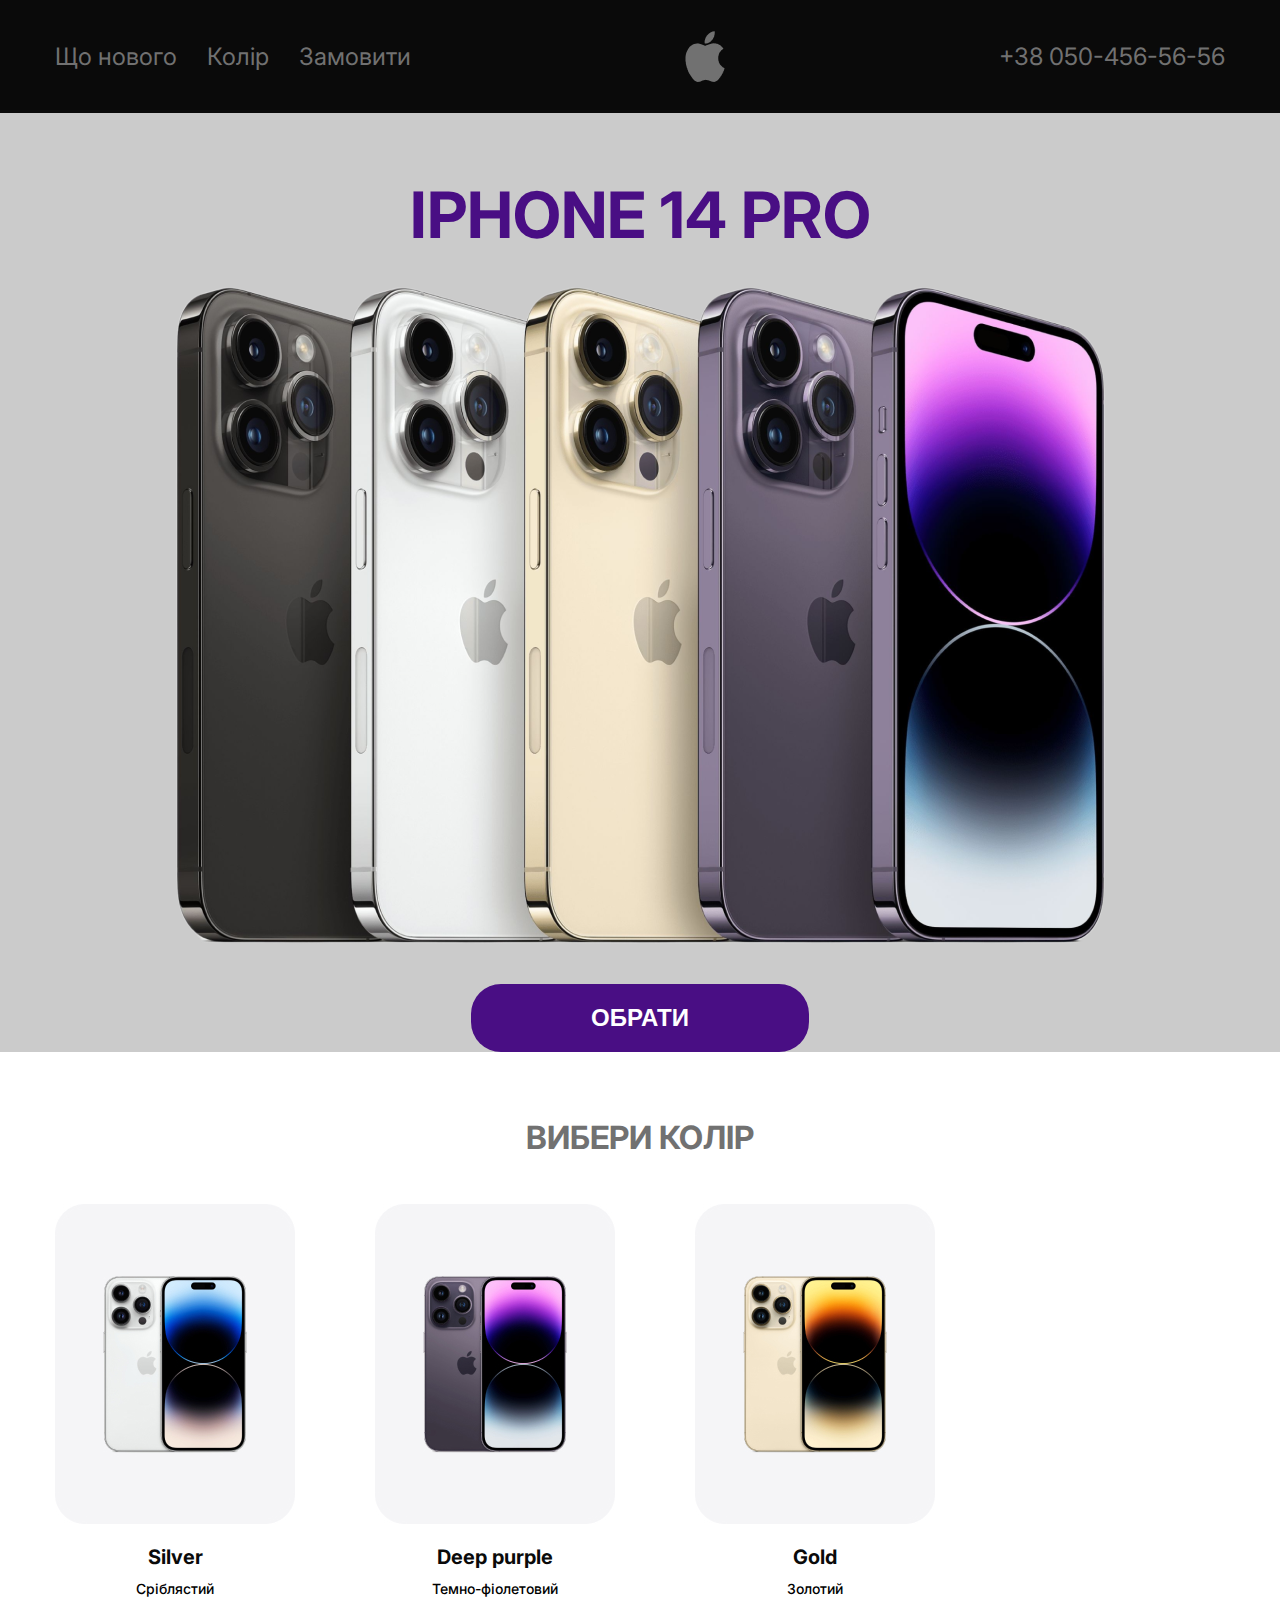
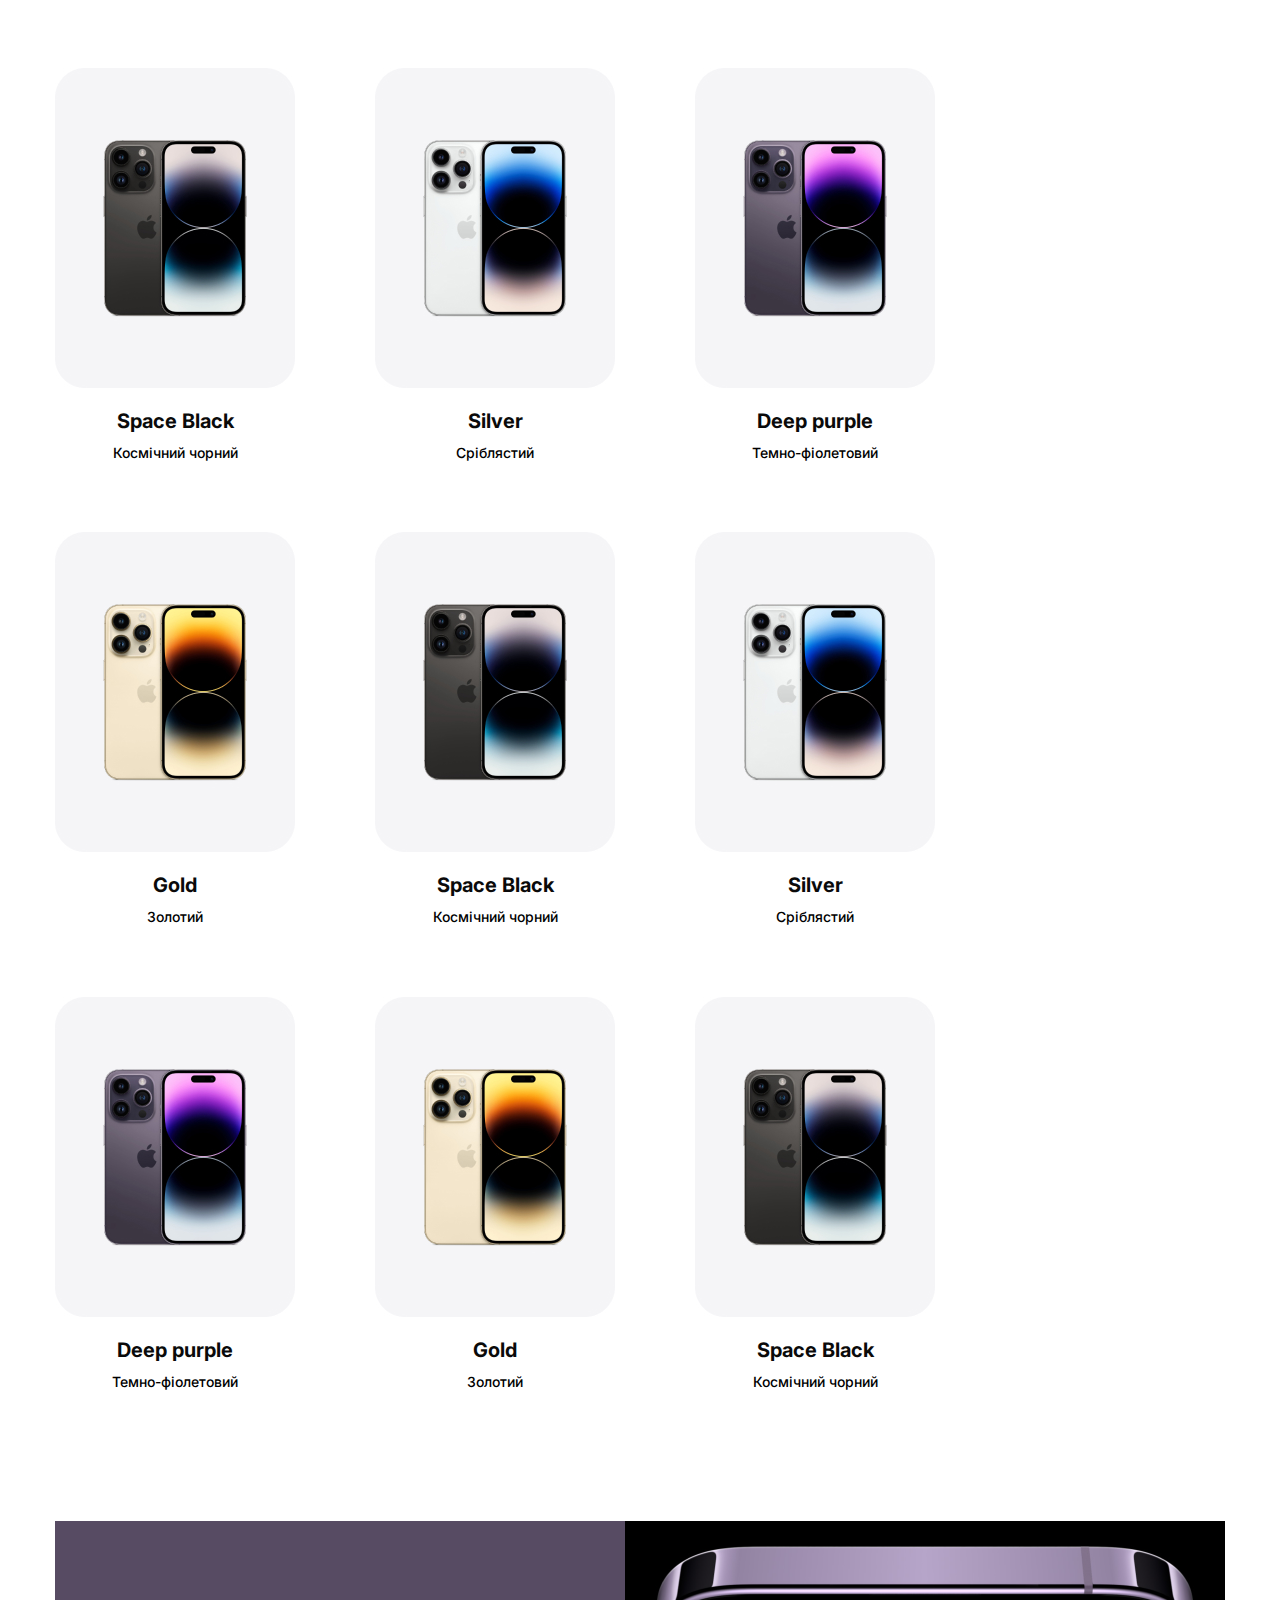
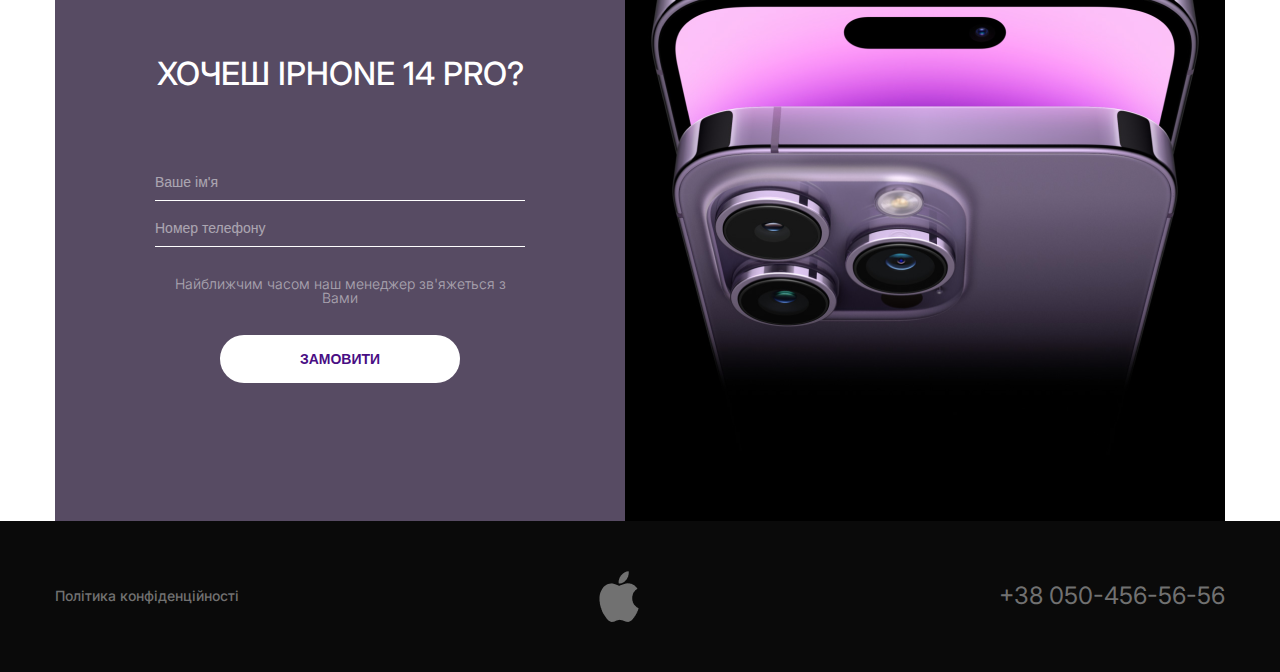
<file: hw9/index.html>
<!DOCTYPE html>
<html lang="en">
  <head>
    <meta charset="UTF-8" />
    <meta name="viewport" content="width=device-width, initial-scale=1.0" />
    <title>HW9</title>
    <link rel="stylesheet" href="./styles/reset.css" />
    <link rel="stylesheet" href="./styles/style.css" />
  </head>
  <body>
    <header class="header-wrapper">
      <nav class="nav-wrapper">
        <div class="container">
          <div class="nav__box">
            <ul class="nav__list">
              <li class="nav__item">
                <a href="#" class="nav__link">Що нового</a>
              </li>
              <li class="nav__item"><a href="#" class="nav__link">Колір</a></li>
              <li class="nav__item">
                <a href="#" class="nav__link">Замовити</a>
              </li>
            </ul>
            <div class="nav__logo logo">
              <img src="./img/logo.png" alt="logo" class="nav__logo-img" />
            </div>
            <div class="nav__contact contact">
              <a href="tel:+380504565656" class="nav__link"
                ><span class="nav__contact-number">+38 050-456-56-56</span></a
              >
            </div>
          </div>
        </div>
      </nav>
      <section class="header-content-wrapper">
        <div class="container">
          <div class="header-content">
            <h1 class="header-content__title">IPHONE 14 PRO</h1>
            <div class="header-content__img-box">
              <img
                src="./img/phones-header.png"
                alt="#"
                class="header-content__img"
              />
            </div>
            <div class="header-content__btn-box">
              <button class="header-content__btn"
                >Обрати</button>
            </div>
          </div>
        </div>
      </section>
    </header>
    <main class="main">
      <div class="container">
        <section class="phones-choice">
          <h3 class="phone-choice__title" id="choice">Вибери колір</h3>
          <div class="phones__wrapper">
            <div class="phones__info-card">
              <div class="phones__img-box">
                <img src="./img/silver.jpg" alt="silver" class="phones__img" />
              </div>
              <p class="phones__color-en">Silver</p>
              <p class="phones__color-ukr">Сріблястий</p>
            </div>
            <div class="phones__info-card">
              <div class="phones__img-box">
                <img src="./img/purple.jpg" alt="silver" class="phones__img" />
              </div>
              <p class="phones__color-en">Deep purple</p>
              <p class="phones__color-ukr">Темно-фіолетовий</p>
            </div>
            <div class="phones__info-card">
              <div class="phones__img-box">
                <img src="./img/gold.jpg" alt="silver" class="phones__img" />
              </div>
              <p class="phones__color-en">Gold</p>
              <p class="phones__color-ukr">Золотий</p>
            </div>
            <div class="phones__info-card">
              <div class="phones__img-box">
                <img src="./img/black.jpg" alt="silver" class="phones__img" />
              </div>
              <p class="phones__color-en">Space Black</p>
              <p class="phones__color-ukr">Космічний чорний</p>
            </div>
            <div class="phones__info-card">
              <div class="phones__img-box">
                <img src="./img/silver.jpg" alt="silver" class="phones__img" />
              </div>
              <p class="phones__color-en">Silver</p>
              <p class="phones__color-ukr">Сріблястий</p>
            </div>
            <div class="phones__info-card">
              <div class="phones__img-box">
                <img src="./img/purple.jpg" alt="silver" class="phones__img" />
              </div>
              <p class="phones__color-en">Deep purple</p>
              <p class="phones__color-ukr">Темно-фіолетовий</p>
            </div>
            <div class="phones__info-card">
              <div class="phones__img-box">
                <img src="./img/gold.jpg" alt="silver" class="phones__img" />
              </div>
              <p class="phones__color-en">Gold</p>
              <p class="phones__color-ukr">Золотий</p>
            </div>
            <div class="phones__info-card">
              <div class="phones__img-box">
                <img src="./img/black.jpg" alt="silver" class="phones__img" />
              </div>
              <p class="phones__color-en">Space Black</p>
              <p class="phones__color-ukr">Космічний чорний</p>
            </div>
            <div class="phones__info-card">
              <div class="phones__img-box">
                <img src="./img/silver.jpg" alt="silver" class="phones__img" />
              </div>
              <p class="phones__color-en">Silver</p>
              <p class="phones__color-ukr">Сріблястий</p>
            </div>
            <div class="phones__info-card">
              <div class="phones__img-box">
                <img src="./img/purple.jpg" alt="silver" class="phones__img" />
              </div>
              <p class="phones__color-en">Deep purple</p>
              <p class="phones__color-ukr">Темно-фіолетовий</p>
            </div>
            <div class="phones__info-card">
              <div class="phones__img-box">
                <img src="./img/gold.jpg" alt="silver" class="phones__img" />
              </div>
              <p class="phones__color-en">Gold</p>
              <p class="phones__color-ukr">Золотий</p>
            </div>
            <div class="phones__info-card">
              <div class="phones__img-box">
                <img src="./img/black.jpg" alt="silver" class="phones__img" />
              </div>
              <p class="phones__color-en">Space Black</p>
              <p class="phones__color-ukr">Космічний чорний</p>
            </div>
          </div>
        </section>
        <section class="want-to-buy">
          <div class="want-to-buy__left-side">
            <h3 class="want-to-buy__title">ХОЧЕШ IPHONE 14 PRO?</h3>
            <div  class="want-to-buy__form">
              <input type="text" placeholder="Ваше ім'я" />
              <input type="text" placeholder="Номер телефону" />
            </div>
            <p class="want-to-buy__info">
              Найближчим часом наш менеджер зв'яжеться з Вами
            </p>
            <button class="want-to-buy__btn">Замовити</button>
          </div>
          <div class="want-to-buy__right-side">
            <img src="./img/phone-footer.png" alt=" " class="want-to-buy__img">
          </div>
        </section>
      </div>
    </main>
    <footer class="footer-wrapper">
      <div class="container">
        <section class="footer-content">
          <div class="footer-content__policy-box"><p class="footer-content__policy-text">Політика конфіденційності</p>
          </div>
          <div class="nav__logo logo">
            <img src="./img/logo.png" alt="logo" class="nav__logo-img" />
          </div>
          <div class="nav__contact contact">
            <a href="tel:+380504565656" class="nav__link"
              ><span class="nav__contact-number">+38 050-456-56-56</span></a
            >
          </div>
          </div>
        </section>
      </div>
    </footer>
  </body>
</html>
</file>
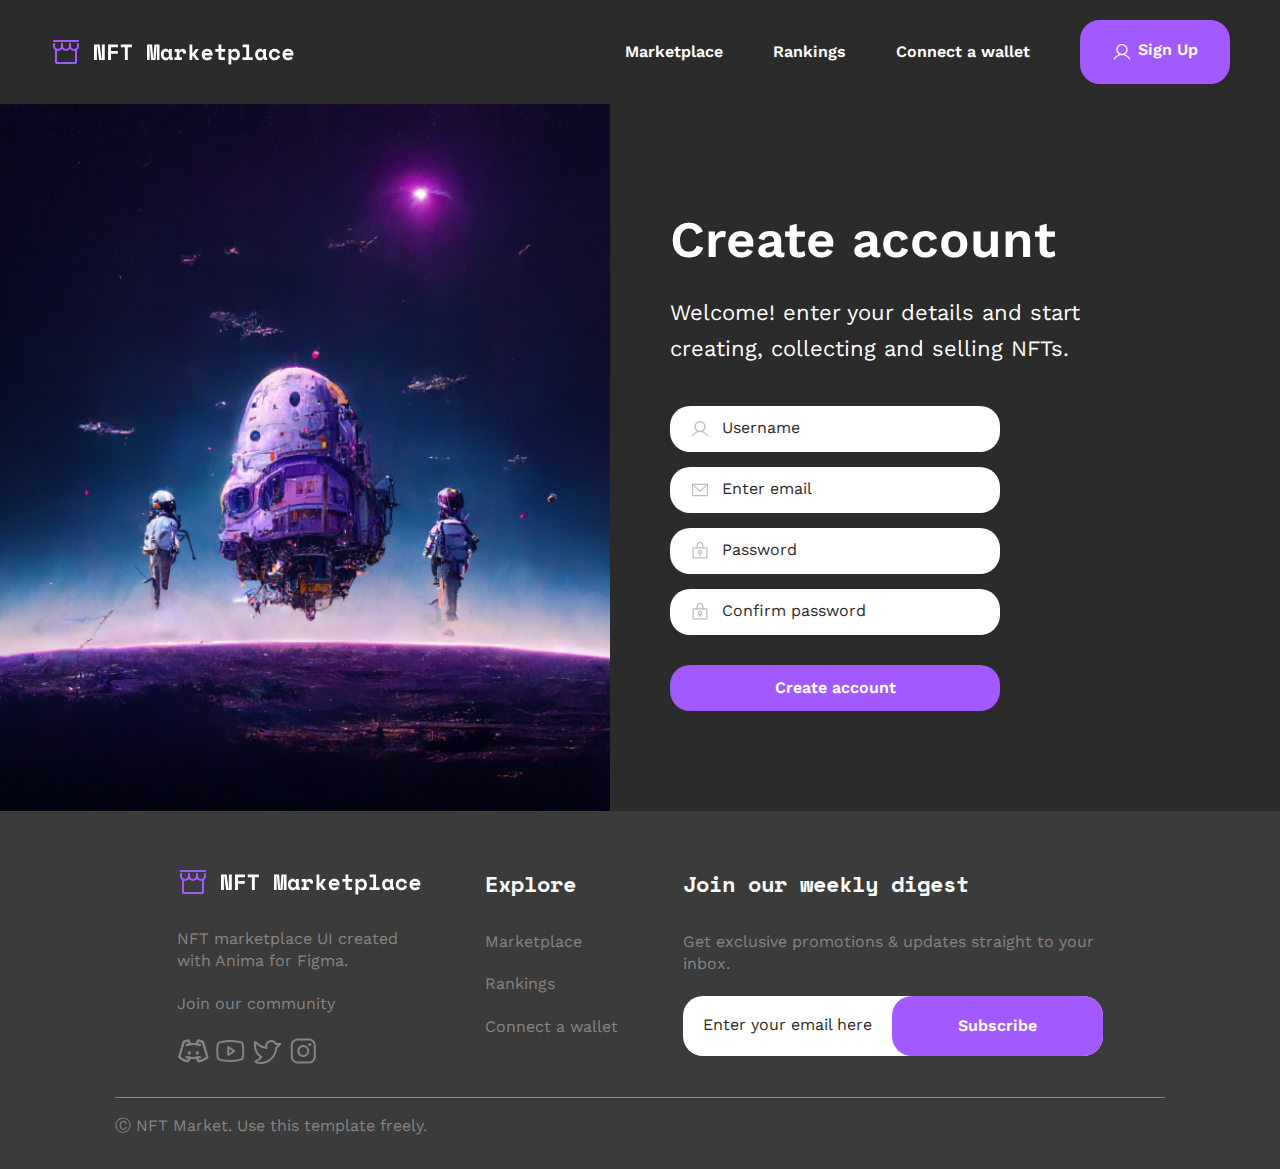
<file: final_project/sign-up.html>
<!DOCTYPE html>
<html lang="en">
  <head>
    <meta charset="UTF-8" />
    <meta name="viewport" content="width=device-width, initial-scale=1.0" />
    <title>Sign up</title>
    <link rel="icon" type="image/x-icon" href="./img/logo.svg" />
    <link rel="stylesheet" href="./styles/reset.css" />
    <link rel="stylesheet" href="./styles/style.css" />
  </head>
  <body>
    <header class="header__wrapper">
      <div class="container-large container">
        <nav class="nav">
          <div class="nav__logo-box">
            <a href="#" class="nav__root-link"
              ><img src="./img/logo.svg" alt="logo" class="nav__logo-img"
            /></a>
          </div>
          <div class="menu">
            <button class="menu__burger">
              <img
                src="./img/nav_menu.png"
                alt="burger"
                class="menu__burger-img"
              />
            </button>

            <ul class="menu__list">
              <li class="menu__items">
                <a href="#" class="menu__link">Marketplace</a>
              </li>
              <li class="menu__items">
                <a href="#" class="menu__link">Rankings</a>
              </li>
              <li class="menu__items">
                <a href="#" class="menu__link">Connect a wallet</a>
              </li>
              <a href="./sign-up.html" type="button" class="menu__button">
                <img
                  src="./img/user-icon.svg"
                  alt="user"
                  class="menu__button-icon"
                />Sign Up
              </a>
            </ul>
          </div>
        </nav>
      </div>
    </header>
    <main class="main-wrapper">
      <div class="sign-up__container">
        <section class="sign-up__wrapper">
          <div class="sign-up__img-box">
            <img
              src="./img/sign-up-page.png"
              alt="space"
              class="sign-up__img"
            />
          </div>
          <div class="create__wrapper">
            <p class="create__title">Create account</p>
            <p class="create__text">
              Welcome! enter your details and start creating, collecting and
              selling NFTs.
            </p>
            <form action="submit" class="create__form">
              <div class="create__input-box">
                <input
                  type="text"
                  class="create__input-username create__input"
                  placeholder="Username"
                />
                <input
                  type="text"
                  class="create__input-email create__input"
                  placeholder="Enter email"
                />
                <input
                  type="text"
                  class="create__input-password create__input"
                  placeholder="Password"
                /><input
                  type="text"
                  class="create__input-password create__input"
                  placeholder="Confirm password"
                />
              </div>

              <button type="submit" class="create__btn">Create account</button>
            </form>
          </div>
        </section>
      </div>
    </main>
    <footer class="footer__wrapper">
      <div class="container">
        <div class="sitemap__wrapper">
          <div class="sitemap__box col-1">
            <a href="#" class="sitemap__title"
              ><img src="./img/logo.svg" alt="" class="sitemap__logo-img"
            /></a>
            <p class="sitemap__box-text">
              NFT marketplace UI created with Anima for Figma.
            </p>
            <p class="sitemap__box-text">Join our community</p>
            <div class="sitemap__logos-box">
              <a href="#" class="social-link"
                ><img
                  src="./img/DiscordLogo.svg"
                  alt=" "
                  class="sitemap__logos-img"
              /></a>
              <a href="#" class="social-link"
                ><img
                  src="./img/YoutubeLogo.svg"
                  alt=" "
                  class="sitemap__logos-img"
              /></a>
              <a href="#" class="social-link">
                <img
                  src="./img/TwitterLogo.svg"
                  alt=" "
                  class="sitemap__logos-img"
              /></a>
              <a href="#" class="social-link">
                <img
                  src="./img/InstagramLogo.svg"
                  alt=" "
                  class="sitemap__logos-img"
                />
              </a>
            </div>
          </div>
          <div class="sitemap__box col-2">
            <p class="sitemap__title">Explore</p>
            <ul class="sitemap__list">
              <li class="sitemap__item">
                <a href="#" class="sitemap__link sitemap__box-text"
                  >Marketplace</a
                >
              </li>
              <li class="sitemap__item">
                <a href="#" class="sitemap__link sitemap__box-text">Rankings</a>
              </li>
              <li class="sitemap__item">
                <a href="#" class="sitemap__link sitemap__box-text"
                  >Connect a wallet</a
                >
              </li>
            </ul>
          </div>
          <div class="sitemap__box col-3">
            <p class="sitemap__title">Join our weekly digest</p>
            <p class="sitemap__box-text">
              Get exclusive promotions & updates straight to your inbox.
            </p>
            <form action="#" class="sitemap-form">
              <div class="sitemap-form__input-box">
                <input
                  type="text"
                  class="sitemap-form__input"
                  placeholder="Enter your email here"
                /><button type="submit" class="sitemap-form__btn">
                  Subscribe
                </button>
              </div>
            </form>
          </div>
        </div>
        <div class="copyright-box">
          <p class="copyright-text">Ⓒ NFT Market. Use this template freely.</p>
        </div>
      </div>
    </footer>
  </body>
</html>
</file>
<file: final_project/styles/style.css>
@import url("https://fonts.googleapis.com/css2?family=Space+Mono:wght@400;700&family=Work+Sans:wght@100..900&display=swap");
.nav {
  display: flex;
  padding: 5px 35px;
  align-items: center;
  justify-content: space-between;
  position: relative;
}

@media screen and (max-width: 600px) {
  .nav {
    padding: 5px;
  }
}
.menu__burger {
  display: none;
}

@media screen and (max-width: 875px) {
  .menu__burger {
    display: block;
    border: none;
    cursor: pointer;
    -webkit-appearance: none;
       -moz-appearance: none;
            appearance: none;
    background-color: #2B2B2B;
  }
  .menu__burger:focus ~ .menu__list {
    position: absolute;
    top: 57px;
    right: 0;
    display: flex;
    flex-direction: column;
    padding: 10px 15px;
    width: 70%;
    background-color: rgb(59, 59, 59);
    border-radius: 20px;
  }
}
.menu__list {
  display: flex;
  align-items: center;
  justify-content: space-between;
  gap: 50px;
}

@media screen and (max-width: 950px) {
  .menu__list {
    gap: 20px;
  }
}
@media screen and (max-width: 875px) {
  .menu__list {
    display: none;
  }
}
.menu__link {
  font-family: "Work Sans", sans-serif;
  font-size: 16px;
  font-weight: 600;
  color: #FFFFFF;
}

.menu__link:hover {
  color: #a200ff;
  transition: 0.2s;
}

.menu__button {
  background-color: #A259FF;
  max-width: 152px;
  box-sizing: border-box;
  border-radius: 20px;
  border: 2px solid #A259FF;
  padding: 20px 30px;
  transition-duration: 0.5s;
  font-family: "Work Sans", sans-serif;
  font-size: 16px;
  font-weight: 600;
  color: #FFFFFF;
}

@media screen and (max-width: 875px) {
  .menu__button {
    padding: 10px 30px;
  }
}
.menu__button:hover {
  background-color: transparent;
  cursor: pointer;
}

.menu__button:active {
  background-color: #A259FF;
  cursor: pointer;
}

.menu__button-icon {
  padding-right: 6px;
}

.header-content {
  display: grid;
  grid-template-columns: repeat(2, 1fr);
  grid-template-rows: repeat(2, 0.5fr);
  grid-template-areas: "a c" "b c";
  -moz-column-gap: 30px;
       column-gap: 30px;
}

@media screen and (max-width: 600px) {
  .header-content {
    display: grid;
    grid-template-columns: 1fr;
    grid-template-rows: 1fr;
    grid-template-areas: "a" "c" "b";
  }
}
.description-wrapper {
  grid-area: a;
}

.description-title {
  font-family: "Work Sans", sans-serif;
  font-size: 67px;
  font-weight: 600;
  color: #FFFFFF;
  line-height: 110%;
  margin-bottom: 20px;
}

@media screen and (max-width: 960px) {
  .description-title {
    font-family: "Work Sans", sans-serif;
    font-size: 38px;
    font-weight: 600;
    color: #FFFFFF;
  }
}
.description-text {
  font-family: "Work Sans", sans-serif;
  font-size: 22px;
  font-weight: 300;
  color: #FFFFFF;
  line-height: 160%;
  margin-bottom: 30px;
}

@media screen and (max-width: 950px) {
  .description-text {
    font-family: "Work Sans", sans-serif;
    font-size: 16px;
    font-weight: 300;
    color: #FFFFFF;
  }
}
.get-started-btn {
  background-color: #A259FF;
  max-width: 224px;
  border-radius: 20px;
  padding: 20px 50px;
  border: none;
  transition-duration: 0.5s;
  font-family: "Work Sans", sans-serif;
  font-size: 16px;
  font-weight: 600;
  color: #FFFFFF;
  margin-bottom: 30px;
}

.get-started-btn:hover {
  background-color: transparent;
  border: 2px solid #A259FF;
  cursor: pointer;
}

@media screen and (max-width: 600px) {
  .get-started-btn {
    background-color: #A259FF;
    width: 100%;
    padding: 20px 95px;
    max-width: 540px;
    border: none;
    font-family: "Work Sans", sans-serif;
    font-size: 16px;
    font-weight: 600;
    color: #FFFFFF;
    margin: 40px auto;
  }
}
.info-wrapper {
  grid-area: b;
}

.info {
  display: flex;
  gap: 30px;
}

@media screen and (max-width: 750px) {
  .info {
    justify-content: space-around;
  }
}
.info-number {
  font-family: "Space Mono", monospace;
  font-size: 28px;
  font-weight: 700;
  color: #FFFFFF;
  line-height: 140%;
}

@media screen and (max-width: 834px) {
  .info-number {
    font-family: "Space Mono", monospace;
    font-size: 22px;
    font-weight: 700;
    color: #FFFFFF;
  }
}
.info-text {
  line-height: 160%;
  font-family: "Work Sans", sans-serif;
  font-size: 24px;
  font-weight: 300;
  color: #FFFFFF;
}

@media screen and (max-width: 834px) {
  .info-text {
    font-family: "Work Sans", sans-serif;
    font-size: 16px;
    font-weight: 300;
    color: #FFFFFF;
  }
}
.avatar {
  grid-area: c;
}

.header-img {
  width: 100%;
  -o-object-fit: cover;
     object-fit: cover;
}

.avatar-box {
  width: 100%;
  background-color: rgb(59, 59, 59);
  border-bottom-left-radius: 20px;
  border-bottom-right-radius: 20px;
  padding: 22px 20px;
}

.avatar-title {
  font-family: "Work Sans", sans-serif;
  font-size: 22px;
  font-weight: 600;
  color: #FFFFFF;
  line-height: 140%;
  margin-bottom: 10px;
}

.avatar-user-box {
  display: flex;
  gap: 12px;
  align-items: center;
}

.avatar-username {
  font-family: "Work Sans", sans-serif;
  font-size: 16px;
  font-weight: 300;
  color: #FFFFFF;
}

.title-template {
  font-family: "Work Sans", sans-serif;
  font-size: 38px;
  font-weight: 600;
  color: #FFFFFF;
  margin-bottom: 10px;
}

.text-template {
  font-family: "Work Sans", sans-serif;
  font-size: 16px;
  font-weight: 300;
  color: #FFFFFF;
  font-size: 22px;
  margin-bottom: 60px;
}

.trending-collection {
  margin-bottom: 80px;
}

.trending-collection__wrapper {
  display: flex;
  flex-wrap: wrap;
  gap: 20px;
  justify-content: space-between;
}

@media screen and (max-width: 1080px) {
  .trending-collection__wrapper {
    justify-content: space-around;
  }
}
.trending-collection__card {
  display: flex;
  flex-direction: column;
  row-gap: 15px;
  margin-bottom: 15px;
}

.collection__card-primary-img {
  width: 100%;
  height: 100%;
  -o-object-fit: cover;
     object-fit: cover;
}

.collection__card-secondary-box {
  display: flex;
  -moz-column-gap: 15px;
       column-gap: 15px;
}

.collection__card-secondary-more {
  display: grid;
  background-color: #A259FF;
  width: 100px;
  height: 100px;
  place-items: center;
  border-radius: 20px;
}

@media screen and (max-width: 375px) {
  .collection__card-primary-img {
    width: 100%;
    height: auto;
    max-width: 315px;
  }
  .collection__card-secondary-img, .collection__card-secondary-more {
    width: 100%;
    height: auto;
    max-width: 95px;
  }
}
.collection__more-btn {
  font-family: "Space Mono", monospace;
  font-size: 22px;
  font-weight: 700;
  color: #FFFFFF;
}

@media screen and (max-width: 375px) {
  .collection__more-btn {
    font-size: 16px;
  }
}
.trending-collection__avatar-title {
  font-family: "Work Sans", sans-serif;
  font-size: 22px;
  font-weight: 600;
  color: #FFFFFF;
  line-height: 140%;
  margin-bottom: 10px;
}

.trending-collection__user-box {
  display: flex;
  gap: 12px;
  align-items: center;
}

.trending-collection__username {
  font-family: "Work Sans", sans-serif;
  font-size: 16px;
  font-weight: 300;
  color: #FFFFFF;
}

.creators {
  display: grid;
  grid-template-columns: repeat(4, 1fr);
  grid-template-rows: 91px auto;
  grid-template-areas: "a a a b" "d d d d";
  row-gap: 60px;
  margin-bottom: 40px;
}

@media screen and (max-width: 1030px) {
  .creators {
    grid-template-areas: "a a b b" "d d d d";
  }
}
@media screen and (max-width: 720px) {
  .creators {
    grid-template-columns: 1fr;
    grid-template-rows: 110px auto 65px;
    grid-template-areas: "a" "d" "b";
    row-gap: 40px;
  }
}
.creators__title-box {
  grid-area: a;
}

.creators__btn-box {
  grid-area: b;
  place-self: end;
}

.creator-card__wrapper {
  grid-area: d;
  display: flex;
  flex-wrap: wrap;
  justify-content: space-between;
  gap: 30px;
}

@media screen and (max-width: 1080px) {
  .creator-card__wrapper {
    justify-content: space-around;
  }
}
.title-template {
  font-family: "Work Sans", sans-serif;
  font-size: 38px;
  font-weight: 600;
  color: #FFFFFF;
  margin-bottom: 10px;
}

.text-template {
  font-family: "Work Sans", sans-serif;
  font-size: 16px;
  font-weight: 300;
  color: #FFFFFF;
  font-size: 22px;
  margin-bottom: 60px;
  line-height: 140%;
}

@media screen and (max-width: 720px) {
  .creators__text {
    margin-bottom: 0;
  }
}
.creators__btn {
  background-color: transparent;
  max-width: 251px;
  box-sizing: border-box;
  border-radius: 20px;
  border: 2px solid #A259FF;
  padding: 20px 50px;
  transition-duration: 0.5s;
  font-family: "Work Sans", sans-serif;
  font-size: 16px;
  font-weight: 600;
  color: #FFFFFF;
}

@media screen and (max-width: 720px) {
  .creators__btn {
    max-width: 315px;
    padding: 20px 84px;
  }
}
@media screen and (max-width: 720px) {
  .creators__btn-box {
    place-self: center;
  }
}
.creators__btn-img {
  padding-right: 12px;
}

.creator-card__box {
  width: 240px;
  background-color: rgb(59, 59, 59);
  display: flex;
  flex-direction: column;
  align-items: center;
  position: relative;
  border-radius: 20px;
  padding: 20px;
}

@media screen and (max-width: 834px) {
  .creator-card__box {
    width: 330px;
    display: flex;
    flex-direction: row;
    -moz-column-gap: 20px;
         column-gap: 20px;
    align-items: center;
  }
}
.creator-card__num {
  font-family: "Space Mono", monospace;
  font-size: 12px;
  font-weight: 400;
  color: #858584;
  font-size: 16px;
  background-color: #2B2B2B;
  width: 30px;
  height: 30px;
  display: grid;
  place-content: center;
  border-radius: 20px;
  position: absolute;
  top: 18px;
  left: 20px;
}

@media screen and (max-width: 834px) {
  .creator-card__num {
    top: 13px;
    left: 12px;
  }
}
.creator-card__avatar {
  padding-bottom: 20px;
}

@media screen and (max-width: 834px) {
  .creator-card__avatar {
    padding-bottom: 0px;
  }
}
@media screen and (max-width: 834px) {
  .creator-card__img {
    padding-bottom: 0;
    width: 60px;
    height: 60px;
  }
}
.creator-card__username {
  font-family: "Work Sans", sans-serif;
  font-size: 22px;
  font-weight: 600;
  color: #FFFFFF;
  line-height: 140%;
  margin-bottom: 5px;
  text-align: center;
}

@media screen and (max-width: 834px) {
  .creator-card__username {
    text-align: left;
  }
}
.creator-card__total-info {
  display: flex;
  gap: 10px;
}

.creator-card__total-name {
  font-family: "Work Sans", sans-serif;
  font-size: 12px;
  font-weight: 400;
  color: #858584;
  font-size: 16px;
}

.creator-card__total-sum {
  font-family: "Space Mono", monospace;
  font-size: 16px;
  font-weight: 300;
  color: #FFFFFF;
  font-size: 16px;
}

@media screen and (max-width: 400px) {
  .categories__title {
    font-size: 28px;
    margin-bottom: 40px;
  }
}
.categories__title {
  margin-bottom: 60px;
}

.categories__card-wrapper {
  display: flex;
  flex-wrap: wrap;
  justify-content: space-between;
  gap: 30px;
  margin-bottom: 80px;
}

@media screen and (max-width: 1080px) {
  .categories__card-wrapper {
    justify-content: space-around;
  }
}
.categories__card-img-box {
  position: relative;
  overflow: hidden;
  border-top-left-radius: 20px;
  border-top-right-radius: 20px;
}

@media screen and (max-width: 834px) {
  .categories__card-img-box {
    max-width: 150px;
  }
}
.categories__card-img {
  filter: blur(5px);
  width: 100%;
  height: 100%;
  -o-object-fit: cover;
     object-fit: cover;
}

.categories__card-icon {
  position: absolute;
  top: 50%;
  left: 50%;
  margin-top: -50px;
  margin-left: -50px;
}

.categories__card-title-box {
  background-color: rgb(59, 59, 59);
  border-bottom-left-radius: 20px;
  border-bottom-right-radius: 20px;
  height: 76px;
  display: grid;
  align-content: center;
  padding-left: 20px;
}

@media screen and (max-width: 834px) {
  .categories__card-title-box {
    max-width: 150px;
    height: 89px;
  }
}
.categories__card-title {
  font-family: "Work Sans", sans-serif;
  font-size: 22px;
  font-weight: 600;
  color: #FFFFFF;
  font-size: 22px;
  line-height: 140%;
}

@media screen and (max-width: 834px) {
  .categories__card-title {
    max-width: 150px;
    font-size: 16px;
  }
}
.discover {
  display: grid;
  grid-template-columns: repeat(2, 1fr);
  grid-template-rows: 91px auto;
  grid-template-areas: "a b" "c c";
  row-gap: 60px;
}

@media screen and (max-width: 720px) {
  .discover {
    grid-template-columns: 1fr;
    grid-template-rows: 91px auto;
    grid-template-areas: "a" "c" "b";
    row-gap: 40px;
  }
}
.discover__title-box {
  grid-area: a;
}

.discover__btn-box {
  grid-area: b;
}

.discover__card-wrapper {
  grid-area: c;
  display: flex;
  justify-content: space-between;
  flex-wrap: wrap;
  gap: 30px;
  margin-bottom: 80px;
}

@media screen and (max-width: 1080px) {
  .discover__card-wrapper {
    justify-content: space-around;
  }
}
@media screen and (max-width: 720px) {
  .discover__card-wrapper {
    margin-bottom: 0px;
  }
}
.discover__btn {
  background-color: transparent;
  box-sizing: border-box;
  border-radius: 20px;
  border: 2px solid #A259FF;
  padding: 19px 50px;
  transition: 0.5s;
  font-family: "Work Sans", sans-serif;
  font-size: 16px;
  font-weight: 600;
  color: #FFFFFF;
}

@media screen and (max-width: 720px) {
  .discover__btn {
    max-width: 330px;
    padding: 19px 114px;
  }
}
.discover__btn-box {
  place-self: end;
}

@media screen and (max-width: 720px) {
  .discover__btn-box {
    place-self: center;
  }
}
.discover__img {
  width: 100%;
  height: 100%;
  -o-object-fit: cover;
     object-fit: cover;
}

.discover__card-box {
  max-width: 330px;
}

@media screen and (max-width: 720px) {
  .discover__card-box {
    max-width: 315px;
  }
}
.discover__btn-img {
  padding-right: 12px;
}

.discover__user-info-box {
  background-color: rgb(59, 59, 59);
  border-bottom-left-radius: 20px;
  border-bottom-right-radius: 20px;
  padding: 20px 30px 25px 30px;
}

@media screen and (max-width: 720px) {
  .discover__user-info-box {
    padding: 20px 20px 25px 20px;
  }
}
.discover__avatar-box {
  margin-bottom: 25px;
}

.discover__avatar-title {
  font-family: "Work Sans", sans-serif;
  font-size: 22px;
  font-weight: 600;
  color: #FFFFFF;
  line-height: 140%;
  margin-bottom: 5px;
}

.discover__user-box {
  display: flex;
  gap: 12px;
  align-items: center;
}

.discover__username {
  font-family: "Space Mono", monospace;
  font-size: 16px;
  font-weight: 300;
  color: #FFFFFF;
  font-size: 16px;
}

.discover__info-box {
  display: flex;
  justify-content: space-between;
}

.discover__bid-box {
  display: grid;
  place-items: end;
}

.discover__info-name {
  font-family: "Space Mono", monospace;
  font-size: 12px;
  font-weight: 400;
  color: #858584;
  margin-bottom: 8px;
}

.discover__info-data {
  font-family: "Space Mono", monospace;
  font-size: 16px;
  font-weight: 300;
  color: #FFFFFF;
}

.countdown__wrapper {
  position: relative;
}

.gradient-box {
  background: linear-gradient(0deg, rgb(162, 89, 255) 0%, rgba(255, 255, 255, 0) 100%);
  position: absolute;
  top: 0;
  z-index: 2;
  width: 100%;
  height: 640px;
}

@media screen and (max-width: 615px) {
  .gradient-box {
    height: 593px;
  }
}
.countdown-img {
  width: 100%;
  height: 640px;
  -o-object-fit: cover;
     object-fit: cover;
  background-repeat: no-repeat;
  background-position: center;
  position: relative;
}

@media screen and (max-width: 615px) {
  .countdown-img {
    height: 593px;
  }
}
.countdown__inner-box {
  position: absolute;
  z-index: 3;
  bottom: 0;
  left: 0;
  padding: 0 15px 60px 15px;
  width: 100%;
  display: grid;
  grid-template-columns: repeat(2, 1fr);
  grid-template-rows: repeat(2, auto);
  grid-template-areas: "a c" "b c";
}

@media screen and (max-width: 615px) {
  .countdown__inner-box {
    grid-template-columns: 1fr;
    grid-template-rows: repeat(3, auto);
    grid-template-areas: "a" "c" "b";
  }
}
.countdown-position {
  position: relative;
}

.countdown__avatar-info-box {
  display: inline-flex;
  flex-direction: column;
  row-gap: 30px;
  flex-basis: 0;
  flex-grow: 1;
}

.countdown__avatar-box {
  grid-area: a;
}

.countdown__user {
  display: flex;
  -moz-column-gap: 12px;
       column-gap: 12px;
  align-items: center;
  background-color: rgb(59, 59, 59);
  border-radius: 20px;
  padding: 10px 20px;
  max-width: 151px;
  margin-bottom: 30px;
}

.countdown__username {
  font-family: "Work Sans", sans-serif;
  font-size: 16px;
  font-weight: 300;
  color: #FFFFFF;
}

.countdown__title {
  font-family: "Work Sans", sans-serif;
  font-size: 51px;
  font-weight: 600;
  color: #FFFFFF;
  margin-bottom: 30px;
}

.countdown__btn {
  background-color: #FFFFFF;
  color: #2B2B2B;
  text-align: center;
  box-sizing: border-box;
  border: none;
  border-radius: 20px;
  padding: 19px 50px;
  transition: 0.5s;
  font-family: "Work Sans", sans-serif;
  font-size: 16px;
  font-weight: 600;
  color: #FFFFFF;
}

@media screen and (max-width: 615px) {
  .countdown__btn-box {
    padding: 19px 108px;
  }
}
.countdown__btn-img {
  padding-right: 12px;
}

.countdown__btn span {
  color: #2B2B2B;
}

.countdown__btn-box {
  grid-area: b;
}

.countdown__auction-box {
  max-width: 295px;
  display: flex;
  align-self: end;
  justify-self: end;
  flex-direction: column;
  row-gap: 10px;
  background-color: rgba(59, 59, 59, 0.5);
  border-radius: 20px;
  padding: 30px;
  grid-area: c;
}

@media screen and (max-width: 615px) {
  .countdown__auction-box {
    place-self: center;
    margin-bottom: 30px;
  }
}
.countdown__auction-title {
  font-family: "Space Mono", monospace;
  font-size: 12px;
  font-weight: 400;
  color: #858584;
  color: #FFFFFF;
}

.countdown__time-value-box {
  display: flex;
  -moz-column-gap: 10px;
       column-gap: 10px;
}

.countdown__time-name-box {
  display: flex;
  justify-content: space-between;
}

.countdown__time {
  font-family: "Space Mono", monospace;
  font-size: 38px;
  font-weight: 700;
  color: #FFFFFF;
}

.countdown__time-title {
  font-family: "Space Mono", monospace;
  font-size: 12px;
  font-weight: 400;
  color: #858584;
  color: #FFFFFF;
  max-width: 81px;
}

.how-it-works__cards-wrapper {
  display: flex;
  justify-content: space-between;
  flex-wrap: wrap;
  gap: 30px;
  margin-bottom: 80px;
}

@media screen and (max-width: 1080px) {
  .how-it-works__cards-wrapper {
    justify-content: space-around;
  }
}
.how-it-works__img {
  width: 100%;
  height: 100%;
  -o-object-fit: cover;
     object-fit: cover;
}

@media screen and (max-width: 485px) {
  .how-it-works__img {
    width: 100px;
  }
}
.how-it-works__card-box {
  background-color: rgb(59, 59, 59);
  max-width: 330px;
  height: 440px;
  display: flex;
  row-gap: 20px;
  flex-direction: column;
  align-items: center;
  border-radius: 20px;
  padding: 10px 30px;
}

@media screen and (max-width: 834px) {
  .how-it-works__card-box {
    max-width: 210px;
    height: 320px;
  }
}
@media screen and (max-width: 485px) {
  .how-it-works__card-box {
    flex-direction: row;
    -moz-column-gap: 20px;
         column-gap: 20px;
    max-width: 455px;
    height: 157px;
    padding: 20px;
  }
}
.how-it-works__card-info-box {
  display: flex;
  flex-direction: column;
  justify-content: center;
  align-items: center;
  row-gap: 10px;
}

@media screen and (max-width: 834px) {
  .how-it-works__card-info-box {
    align-items: start;
  }
}
.how-it-works__card-title {
  font-family: "Work Sans", sans-serif;
  font-size: 22px;
  font-weight: 600;
  color: #FFFFFF;
  line-height: 140%;
}

@media screen and (max-width: 834px) {
  .how-it-works__card-title {
    font-size: 16px;
  }
}
.how-it-works__card-text {
  font-family: "Work Sans", sans-serif;
  font-size: 16px;
  font-weight: 300;
  color: #FFFFFF;
  line-height: 140%;
  text-align: center;
}

@media screen and (max-width: 485px) {
  .how-it-works__card-text {
    text-align: left;
  }
}
@media screen and (max-width: 834px) {
  .how-it-works__card-text {
    font-size: 12px;
  }
}
.join-us__wrapper {
  background-color: rgb(59, 59, 59);
  border-radius: 20px;
  display: flex;
  align-items: center;
  -moz-column-gap: 80px;
       column-gap: 80px;
  padding: 60px;
  margin-bottom: 80px;
}

@media screen and (max-width: 880px) {
  .join-us__wrapper {
    padding: 40px;
    -moz-column-gap: 30px;
         column-gap: 30px;
  }
}
@media screen and (max-width: 700px) {
  .join-us__wrapper {
    background-color: transparent;
    flex-direction: column;
    row-gap: 30px;
    padding: 15px;
  }
}
@media screen and (max-width: 880px) {
  .join-us__title {
    font-family: "Work Sans", sans-serif;
    font-size: 38px;
    font-weight: 600;
    color: #FFFFFF;
  }
}
.join-us__text {
  margin-bottom: 40px;
}

@media screen and (max-width: 880px) {
  .join-us__text {
    font-size: 16px;
  }
}
.join-us__img-adapt {
  display: none;
}

.join-us__img, .join-us__img-adapt {
  width: 100%;
  height: 100%;
  -o-object-fit: cover;
     object-fit: cover;
}

@media screen and (max-width: 970px) {
  .join-us__img {
    display: none;
  }
  .join-us__img-adapt {
    display: block;
  }
}
.join-us-form__input-box {
  position: relative;
  width: 425px;
}

@media screen and (max-width: 880px) {
  .join-us-form__input-box {
    width: 300px;
    position: static;
  }
}
@media screen and (max-width: 700px) {
  .join-us-form {
    display: flex;
    flex-direction: column;
    align-items: center;
  }
}
.join-us__input {
  width: 425px;
  height: 60px;
  box-sizing: border-box;
  border-radius: 20px;
  border: none;
  background-color: #FFFFFF;
}

@media screen and (max-width: 880px) {
  .join-us__input {
    width: 300px;
    height: 46px;
    margin-bottom: 16px;
  }
}
.join-us__input::-moz-placeholder {
  font-family: "Work Sans", sans-serif;
  font-size: 16px;
  font-weight: 400;
  color: #FFFFFF;
  color: #2B2B2B;
  padding-left: 20px;
}
.join-us__input::placeholder {
  font-family: "Work Sans", sans-serif;
  font-size: 16px;
  font-weight: 400;
  color: #FFFFFF;
  color: #2B2B2B;
  padding-left: 20px;
}

.join-us__btn {
  background-color: #A259FF;
  transition-duration: 0.5s;
  font-family: "Work Sans", sans-serif;
  font-size: 16px;
  font-weight: 600;
  color: #FFFFFF;
  position: absolute;
  right: 0;
  width: 211px;
  height: 60px;
  border-radius: 20px;
  box-sizing: border-box;
  border: 0;
}

@media screen and (max-width: 880px) {
  .join-us__btn {
    width: 300px;
    position: static;
    height: 46px;
  }
}
.copyright-box {
  border-top: 1px solid #858584;
}

.copyright-text {
  font-family: "Work Sans", sans-serif;
  font-size: 16px;
  font-weight: 400;
  color: #FFFFFF;
  padding: 20px 0;
  color: #858584;
}

.footer__wrapper {
  background-color: rgb(59, 59, 59);
}

.sitemap__wrapper {
  margin-top: 40px;
  margin-bottom: 30px;
  padding: 0 30px;
  display: flex;
  justify-content: space-around;
}

@media screen and (max-width: 920px) {
  .sitemap__wrapper {
    padding: 0 10px;
  }
}
@media screen and (max-width: 880px) {
  .sitemap__wrapper {
    flex-direction: column;
    row-gap: 30px;
  }
}
.sitemap__logo-link {
  margin-bottom: 30px;
}

.sitemap__title {
  font-family: "Space Mono", monospace;
  font-size: 22px;
  font-weight: 700;
  color: #FFFFFF;
  line-height: 160%;
  margin-bottom: 30px;
}

@media screen and (max-width: 880px) {
  .sitemap__title {
    margin-bottom: 20px;
  }
}
.sitemap__box-text {
  font-family: "Work Sans", sans-serif;
  font-size: 16px;
  font-weight: 400;
  color: #FFFFFF;
  color: #858584;
  line-height: 140%;
  margin-bottom: 20px;
}

@media screen and (max-width: 465px) {
  .sitemap-form {
    display: flex;
    flex-direction: column;
    align-items: center;
  }
}
.sitemap-form__input-box {
  position: relative;
  width: 420px;
}

@media screen and (max-width: 465px) {
  .sitemap-form__input-box {
    width: 300px;
    position: static;
  }
}
.sitemap-form__input {
  width: 420px;
  height: 60px;
  box-sizing: border-box;
  border-radius: 20px;
  border: none;
  background-color: #FFFFFF;
}

@media screen and (max-width: 465px) {
  .sitemap-form__input {
    width: 300px;
    height: 46px;
    margin-bottom: 16px;
  }
}
.sitemap-form__input::-moz-placeholder {
  font-family: "Work Sans", sans-serif;
  font-size: 16px;
  font-weight: 400;
  color: #FFFFFF;
  color: #2B2B2B;
  padding-left: 20px;
}
.sitemap-form__input::placeholder {
  font-family: "Work Sans", sans-serif;
  font-size: 16px;
  font-weight: 400;
  color: #FFFFFF;
  color: #2B2B2B;
  padding-left: 20px;
}

.sitemap-form__btn {
  background-color: #A259FF;
  transition-duration: 0.5s;
  font-family: "Work Sans", sans-serif;
  font-size: 16px;
  font-weight: 600;
  color: #FFFFFF;
  position: absolute;
  right: 0;
  width: 211px;
  height: 60px;
  border-radius: 20px;
  box-sizing: border-box;
  border: 0;
}

@media screen and (max-width: 465px) {
  .sitemap-form__btn {
    width: 300px;
    position: static;
    height: 46px;
  }
}
.col-1 {
  max-width: 244px;
}

.col-3 {
  max-width: 420px;
}

.sitemap__logo-img {
  margin-bottom: 30px;
}

.sitemap__item {
  margin-bottom: 20px;
}

.sign-up__container {
  margin: 0 auto;
}

.sign-up__wrapper {
  display: flex;
  -moz-column-gap: 60px;
       column-gap: 60px;
}

@media screen and (max-width: 700px) {
  .sign-up__wrapper {
    flex-direction: column;
  }
}
.sign-up__img-box {
  flex-grow: 1;
  flex-basis: 0;
}

.sign-up__img {
  width: 100%;
  height: 100%;
  -o-object-fit: cover;
     object-fit: cover;
}

@media screen and (max-width: 700px) {
  .sign-up__img {
    height: 232px;
  }
}
.create__wrapper {
  padding: 100px 0;
  flex-grow: 1;
  flex-basis: 0;
  display: flex;
  flex-direction: column;
}

@media screen and (max-width: 700px) {
  .create__wrapper {
    padding: 30px 15px 40px 15px;
  }
}
.create__input-box {
  display: flex;
  flex-direction: column;
  row-gap: 15px;
}

.create__title {
  font-family: "Work Sans", sans-serif;
  font-size: 51px;
  font-weight: 600;
  color: #FFFFFF;
  line-height: 140%;
  margin-bottom: 20px;
}

@media screen and (max-width: 865px) {
  .create__title {
    font-size: 38px;
  }
}
.create__text {
  font-family: "Work Sans", sans-serif;
  font-size: 16px;
  font-weight: 400;
  color: #FFFFFF;
  line-height: 160%;
  font-size: 22px;
  margin-bottom: 40px;
  max-width: 460px;
}

@media screen and (max-width: 865px) {
  .create__text {
    font-size: 16px;
  }
}
.create__form {
  display: flex;
  flex-direction: column;
  row-gap: 30px;
}

@media screen and (max-width: 700px) {
  .create__form {
    justify-content: center;
    align-items: center;
  }
}
.create__input {
  width: 330px;
  height: 46px;
  box-sizing: border-box;
  border-radius: 20px;
  border: none;
  background-color: #FFFFFF;
  background-position: 20px 13px;
  background-repeat: no-repeat;
}

@media screen and (max-width: 865px) {
  .create__input {
    width: 315px;
  }
}
.create__input::-moz-placeholder {
  font-family: "Work Sans", sans-serif;
  font-size: 16px;
  font-weight: 400;
  color: #FFFFFF;
  color: #2B2B2B;
  padding-left: 52px;
}
.create__input::placeholder {
  font-family: "Work Sans", sans-serif;
  font-size: 16px;
  font-weight: 400;
  color: #FFFFFF;
  color: #2B2B2B;
  padding-left: 52px;
}

.create__input-username {
  background-image: url(../img/User.svg);
}

.create__input-email {
  background-image: url(../img/EnvelopeSimple.svg);
}

.create__input-password {
  background-image: url(../img/LockKey.svg);
}

.create__btn {
  background-color: #A259FF;
  transition-duration: 0.5s;
  font-family: "Work Sans", sans-serif;
  font-size: 16px;
  font-weight: 600;
  color: #FFFFFF;
  width: 330px;
  height: 46px;
  border-radius: 20px;
  box-sizing: border-box;
  border: 0;
}

@media screen and (max-width: 865px) {
  .create__btn {
    width: 315px;
  }
}
body {
  background: #2B2B2B;
}

.container {
  margin: 0 auto;
  max-width: 1080px;
  padding: 15px;
}

.container-large {
  max-width: 1280px;
}/*# sourceMappingURL=style.css.map */
</file>
<file: hw10/style.css>
.container{
    margin: 0 auto;
    max-width: 1200px;
}
.grid-container{
    display: grid;
    grid-template-columns: repeat(4, 1fr);
    grid-template-rows: repeat(14, 1fr);
}
.decor{
    display: flex;
    justify-content: center;
    align-items: center;
    text-align: center;
    color: white;
    font-size: 28px;
    min-height: 50px;
}
.header{
    background-color: #121526;
    grid-column-start: 1;
    grid-column-end: 2;
    grid-row-start: 1;
    grid-row-end: 2;
}
@media screen and (max-width: 1000px) {
    .header{
        grid-column-start: 1;
        grid-column-end: 5;
        grid-row-start: 1;
        grid-row-end: 2;
    }
}
@media screen and (max-width: 770px) {
    .header{
        grid-column-start: 1;
        grid-column-end: 5;
        grid-row-start: 1;
        grid-row-end: 2;
    }
}
.menu{
    background-color: #EF3D4D;
    grid-column-start: 2;
    grid-column-end: 5;
    grid-row-start: 1;
    grid-row-end: 2;
}
@media screen and (max-width: 1000px) {
    .menu{
        grid-column-start: 1;
        grid-column-end: 2;
        grid-row-start: 7;
        grid-row-end: 15;
    }
}
@media screen and (max-width: 770px) {
    .menu{
        grid-column-start: 1;
        grid-column-end: 5;
        grid-row-start: 2;
        grid-row-end: 3;
    }
}
.hero{
    background-color: #4B85C5;
    grid-column-start: 1;
    grid-column-end: 5;
    grid-row-start: 2;
    grid-row-end: 9;
}
@media screen and (max-width: 1000px) {
    .hero{
        grid-column-start: 1;
        grid-column-end: 5;
        grid-row-start: 2;
        grid-row-end: 7;
    }
}
@media screen and (max-width: 770px) {
    .hero{
        grid-column-start: 1;
        grid-column-end: 5;
        grid-row-start: 3;
        grid-row-end: 6;
    }
}
.main
{
    background-color: #202F42;
    grid-column-start: 1;
    grid-column-end: 3;
    grid-row-start: 9;
    grid-row-end: 13;
}
@media screen and (max-width: 1000px) {
    .main{
        grid-column-start: 2;
        grid-column-end: 5;
        grid-row-start: 7;
        grid-row-end: 11;
    }
}
@media screen and (max-width: 770px) {
    .main{
        grid-column-start: 1;
        grid-column-end: 5;
        grid-row-start: 6;
        grid-row-end: 9;
    }
}
.image{
    background-color: #96B0B1;
    grid-column-start: 4;
    grid-column-end: 5;
    grid-row-start: 9;
    grid-row-end: 11;
}
@media screen and (max-width: 1000px) {
    .image{
        grid-column-start: 4;
        grid-column-end: 5;
        grid-row-start: 13;
        grid-row-end: 15;
    }
}
@media screen and (max-width: 770px) {
    .image{
        grid-column-start: 1;
        grid-column-end: 5;
        grid-row-start: 13;
        grid-row-end: 15;
    }
}
.extra{
    background-color: #429F82;
    grid-column-start: 4;
    grid-column-end: 5;
    grid-row-start: 11;
    grid-row-end: 13;
}
@media screen and (max-width: 1000px) {
    .extra{
        grid-column-start: 2;
        grid-column-end: 4;
        grid-row-start: 13;
        grid-row-end: 15;
    }
}
@media screen and (max-width: 770px) {
    .extra{
        grid-column-start: 1;
        grid-column-end: 5;
        grid-row-start: 11;
        grid-row-end: 13;
    }
}
.banner{
    background-color: #DCB35B;
    grid-column-start: 1;
    grid-column-end: 5;
    grid-row-start: 13;
    grid-row-end: 15;
}
@media screen and (max-width: 1000px) {
    .banner{
        grid-column-start: 2;
        grid-column-end: 5;
        grid-row-start: 11;
        grid-row-end: 13;
    }
}
@media screen and (max-width: 770px) {
    .banner{
        grid-column-start: 1;
        grid-column-end: 5;
        grid-row-start: 9;
        grid-row-end: 11;
    }
}
</file>
<file: hw10/alternative-css.css>
.grid-container{
    display: grid;
    height: 100%;
    grid-template-columns: repeat(4, 1fr);
    grid-template-rows: repeat(14, 1fr);
}
.decor{
    display: grid;
    place-items: center;
    color: white;
    font-size: 28px;
    height: 100%;
    padding: 40px;
}
.header{
    background-color: #121526;
    grid-column-start: 1;
    grid-column-end: 2;
    grid-row-start: 1;
    grid-row-end: 2;
}
@media screen and (max-width: 1000px) {
    .header{
        grid-column-end: 5;
    }
}
.menu{
    background-color: #EF3D4D;
    grid-column-start: 2;
    grid-column-end: 5;
    grid-row-start: 1;
    grid-row-end: 2;
}
@media screen and (max-width: 1000px) {
    .menu{
        grid-column-start: 1;
        grid-column-end: 2;
        grid-row-start: 7;
        grid-row-end: 15;
    }
}
@media screen and (max-width: 770px) {
    .menu{
        grid-column-end: 5;
        grid-row-start: 2;
        grid-row-end: 3;
    }
}
.hero{
    background-color: #4B85C5;
    grid-column-start: 1;
    grid-column-end: 5;
    grid-row-start: 2;
    grid-row-end: 9;
}
@media screen and (max-width: 1000px) {
    .hero{
        grid-row-end: 7;
    }
}
@media screen and (max-width: 770px) {
    .hero{
        grid-row-start: 3;
        grid-row-end: 6;
    }
}
.main
{
    background-color: #202F42;
    grid-column-start: 1;
    grid-column-end: 3;
    grid-row-start: 9;
    grid-row-end: 13;
}
@media screen and (max-width: 1000px) {
    .main{
        grid-column-start: 2;
        grid-column-end: 5;
        grid-row-start: 7;
        grid-row-end: 11;
    }
}
@media screen and (max-width: 770px) {
    .main{
        grid-column-start: 1;
        grid-row-start: 6;
        grid-row-end: 9;
    }
}
.image{
    background-color: #96B0B1;
    grid-column-start: 4;
    grid-column-end: 5;
    grid-row-start: 9;
    grid-row-end: 11;
}
@media screen and (max-width: 1000px) {
    .image{
        grid-row-start: 13;
        grid-row-end: 15;
    }
}
@media screen and (max-width: 770px) {
    .image{
        grid-column-start: 1;
        grid-column-end: 5;
    }
}
.extra{
    background-color: #429F82;
    grid-column-start: 4;
    grid-column-end: 5;
    grid-row-start: 11;
    grid-row-end: 13;
}
@media screen and (max-width: 1000px) {
    .extra{
        grid-column-start: 2;
        grid-column-end: 4;
        grid-row-start: 13;
        grid-row-end: 15;
    }
}
@media screen and (max-width: 770px) {
    .extra{
        grid-column-start: 1;
        grid-column-end: 5;
        grid-row-start: 11;
        grid-row-end: 13;
    }
}
.banner{
    background-color: #DCB35B;
    grid-column-start: 1;
    grid-column-end: 5;
    grid-row-start: 13;
    grid-row-end: 15;
}
@media screen and (max-width: 1000px) {
    .banner{
        grid-column-start: 2;
        grid-column-end: 5;
        grid-row-start: 11;
        grid-row-end: 13;
    }
}
@media screen and (max-width: 770px) {
    .banner{
        grid-column-start: 1;
        grid-column-end: 5;
        grid-row-start: 9;
        grid-row-end: 11;
    }
}
</file>
<file: hw4/style.css>
@import url('https://fonts.googleapis.com/css2?family=Nunito:ital,wght@0,200;0,400;0,700;1,600;1,800;1,900&display=swap');
body{
    font-family: 'Nunito', sans-serif;
    margin: 0;
}
.header{
    background-color: red;
    padding: 15px;
    margin: 20px;
}
.header-navigation{
    background-color: aqua;
}

.header-navigation-item{
    background-color: hsl(245, 100%, 29%);
    font-size: 14px;
}
.header-navigation-link{
    background-color: black;
    color: white;
}
.header-paragraph{
    font-weight: 900;
    font-size: 13px;
}
.main-heading1{
    margin-left: 20px;
    font-style: italic;
}
.main h3{
    border: 3px solid greenyellow;
    padding-left: 5px;
}
.main p{
    background-color: wheat;
    padding: 10px;
    color: darkslategrey;
}
article{
    background-color: coral;
    padding: 15px 20px;
    margin: 20px;
}
footer{
    background-color: red;
    margin: 20px;
}
footer p{
    color: chartreuse;
}
</file>
<file: hw5/style.css>
body{
    background-color: #FFFCB0;
    font-family: "Inter", sans-serif;
}
.container{
    background-color: #B0C6FF;
    max-width: 1200px;
    margin: 0 auto;
}
.title{
    font-weight: 700;
    color: #FFFFFF;
    text-align: center;
    padding-top: 30px;
    font-size: 48px;
}
.cards-container{
    margin: -40px auto 0 auto;
    display: flex;
    justify-content: space-between;
    flex-wrap: wrap;
    padding-bottom: 15px;
    max-width: 1076px;
}
.container image{
    width: 148px;
    height: 141px;
}
.card{
    padding-top: 23px;
    margin-top: 85px;
    max-width: 237px;
    background-color: #FFFFFF;
    display: inline-block;
    text-align: center;
    border: 3px solid #000000;
}
.card-title{
    font-weight: bold;
    font-size: 12px;
    margin-top: 10px;
}
.card-information{
    font-weight: 400;
    font-size: 12px;
    line-height: auto;
    padding-top: 11px;
    text-align: center;
}
.card button{
    width: 160px;
    height: 40px;
    background-color: #6177EB;
    color: #FFFFFF;
    padding: 0;
    border: 0;
    margin: 20px 40px;
}
</file>
<file: hw6/style.css>
@import url('https://fonts.googleapis.com/css2?family=Roboto&display=swap');
body{
    font-family: "Roboto", sans-serif;
    font-weight: 400;
    font-style: normal;
    color: #000000;
}
.container{
    max-width: 1200px;
    margin: 0 auto;
}
/*navigation*/

.nav-wrapper{
    text-align: center;
    background: #000;
}
.nav-list{
    display: inline-block;
    padding: 44px 0;
}

.nav-item{
    display: inline-block;
    padding-right: 53px;
}
.nav-link{
    color: #ffffff;
    font-size: 18px;
    text-decoration: none;
}
/*header-wrapper*/
.header-wrapper{
    width: 100%;
    vertical-align: top;
    margin-bottom: 44px;
}
.header-wrapper-description{
    width: 49%;
    display: inline-block;
    vertical-align: top;
    padding-top: 58px;
}
.header-wrapper-title{
    max-width: 575px;
    margin-bottom: 37px;
    font-size: 80px;
    line-height: 87px;
}
.header-wrapper-text{
    margin-bottom: 46px;
    max-width: 530px;
    font-size: 20px;
    line-height: 30px;
    text-align: left;
}
.header-wrapper-input-box{
    position: relative;
    width: 390px;
}
.header-wrapper-input{
    width: 390px;
    height: 60px;
    padding-left: 25px;
    box-sizing: border-box;
    border-radius: 50px;
    border: 3px solid #000000;
}
.header-wrapper-btn{
    position: absolute;
    right: 0;
    width: 110px;
    height: 60px;
    text-transform: uppercase;
    background-color: #000000;
    color: #ffffff;
    border-radius: 0 50px 50px 0;
    border: 0;
}

.header-wrapper-img{
    display: inline-block;
    width: 49%;
    text-align: right;
    padding-top: 73px;
}
.header-img{
    width: 482px;
    height: 573px;
}
/*step 1*/
.step-section{
    text-align: center; 
    margin-bottom: 72px;
}
.step{
    font-size: 19px;
    text-transform: uppercase;
    margin-bottom: 30px;
}
.step-title{
    font-size: 55px;
}
/* offer */
.offer-wrapper{
    background-color: #FCD0BA;
    padding-top: 70px;
    margin-bottom: 70px;
}
.offer-img-box{
    vertical-align: bottom;
    display: inline-block;
    padding-right: 54px;
    margin-bottom: 0;
}
.offer-img{
    width: 297px;
}
.offer-description, .cards-description{
    display: inline-block;
}
.offer-start{
    font-size: 20px;
    letter-spacing: 1px;
    text-transform: uppercase;
    margin-bottom: 20px;
}
.offer-title{
    font-size: 45px;
    line-height: 48px;
    max-width: 240px;
    margin-bottom: 38px;
}

.list{
    max-width: 370px;
}
.item{
    display: inline-block;
    margin-bottom: 30px;
    text-align: left;
}
.checkbox{
    width: 39px;
    height: 39px;
    margin-right: 20px;
    display: inline-block; 
}
.item-text{
    display: inline-block;
    font-size: 20px;
    line-height: 24px; 
    max-width: 306px;
    vertical-align: top;
} 

/* cards */
.cards-wrapper{
    background-color: #CCD3E7;
    padding-top: 70px;
    padding-bottom: 80px;
}
.recommend{
    max-width: 145px;
    font-size: 12px;
    text-transform: uppercase;
    letter-spacing: 1px;
    line-height: 24px;
    text-align: center;
    background-color: #ffffff;
    border-radius: 40px;
    margin-bottom: 20px;
}
.cards-img-box{
    display: inline-block;
    padding-right: 24px;
}
.cards-title{
    font-size: 45px;
    line-height: 48px;
    margin-bottom: 35px;
}
.cards-text{
    font-size: 16px;
    line-height: 24px;
    max-width: 380px;
    margin-bottom: 32px;
}
.list-2{
    max-width: 370px;
    margin-bottom: 45px;
}
.cards-btn{
    width: 155px;
    height: 50px;
    font-size: 16px;
    line-height: 24px;
    letter-spacing: 0.5px;
    text-transform: uppercase;
    color: #ffffff;
    background-color: #000000;
    border: none;
    border-radius: 50px;
}
/* footer */
.footer-wrapper{
    background-color: #020016;
}
.footer{
    position: relative;
}
.description{
    max-width: 255px;
    width: 49%;
    display: inline-block;
    padding-top: 110px;
    padding-bottom: 230px;
}
.description-text{
    font-size: 12px;
    line-height: 16px;
    color: #B3B3B3;
}
.footer-sitemap{
    position: absolute;
    right: 0; 
    display: inline-block;
    padding-top: 83px;
    text-align: right;
    width: 49%;  
}
.footer-list{
    display: inline-block;
    padding-right: 40px;
    text-align: left;
    vertical-align: top;
}
.footer-list:last-child{
    padding-right: 0;
}
.footer-item{
    padding-bottom: 20px;
}
.footer-link{
    font-size: 16px;
    line-height: 24px;
    color: #ffffff;
    text-decoration: 0;
}
</file>
<file: hw7/style.css>
@import url('https://fonts.googleapis.com/css2?family=Roboto:wght@400;700&display=swap');
body{
    font-family: "Roboto", sans-serif;
    font-weight: 400;
    font-style: normal;
    background-color: #F5F3F4;
    color: #12100C;
    
}

.container{
    margin: 0 auto;
    max-width: 1310px;
}

.container-small{
    max-width: 900px;
}
.navigation{
    padding: 20px 0;
    display: flex;
    justify-content: space-between;
    align-items: center;
}
.nav-list{
    display: flex;
    justify-content: space-between;
    column-gap: 48px;
}
.nav-link{
    text-decoration: none;
    color: #12100C;
    opacity: 0.7;
    font-size: 16px;
    line-height: 24px;
}
.login-btn{
    background-color: #12100C;
    color: #F9F9F9;
    font-size: 14px;
    line-height: 20px;
    width: 80px;
    height: 32px;
    border-radius: 12px;
    border: 0;
}
.header-content{
    display: flex;
    justify-content: space-between;
    margin-bottom: 58px;
}
.header-description{
    padding-top: 140px;   
}
.header-img-box{
    padding-top: 30px;
}
.header-title{
    font-weight: 900;
    font-size: 80px;
    margin-bottom: 32px;
}
.header-text{
    max-width: 460px;
    font-size: 23px;
    line-height: 32px;
    opacity: 0.7;
    margin-bottom: 48px;
}
.try-btn{
    background-color: #FFAE33;
    color: #12100C;
    width: 160px;
    height: 46px;
    font-weight: bold;
    line-height: 22px;
    border: 0;
    border-radius: 16px;
    font-size: 18px;
    line-height: 32px;
}
.btn-description{
    font-size: 16px;
    line-height: 24px;
    opacity: 0.7;
    max-width: 190px;
}
.header-btn-group{
    display: flex;
    justify-content: flex-start;
    column-gap: 24px;
    margin-bottom: 16px;
}
.header-logos{
    display: flex;
    justify-content: flex-start;
    column-gap: 28px;
}
.launch, .environment{
    display: flex;
    justify-content: space-between;   
}
.launch{
    margin-bottom: 228px;
}
.environment{
    margin-bottom: 303px;
}
.launch-title, .env-title{
    font-size: 32px;
    line-height: 40px;
    font-weight: bold;
    margin-bottom: 58px;
}
.launch-text, .env-text{
    font-size: 24px;
    line-height: 32px;
    opacity: 0.7;
    max-width: 635px;
    margin-bottom: 85px;
}
.launch-btn-group, .env-btn-group{
    display: flex;
    justify-content: flex-start;
    column-gap: 16px;
}
.prebuilds-btn, .documentation-btn{
    font-size: 14px;
    font-weight: bold;
    color: #12100C;
    text-decoration: none;
    padding: 8px 16px;
    border-radius: 11px;
}
.prebuilds-btn{
    background-color: #FFAE33;
    
}
.documentation-btn{
    background-color: #FFB0AE;
}
.remote, .remote-wrapper{
    text-align: center;
    margin-bottom: 178px;
    
}
.remote-title{
    font-size: 54px;
    font-weight: bold;
    margin-bottom: 80px;
}
.gitpod-img-box{
    margin-bottom: 50px;
}
.remote-text{
    opacity: 0.7;
    font-size: 24px;
    line-height: 32px;
    display: inline-block;
    margin-bottom: 48px;
    max-width: 900px;
    
}
.remote-btn-group{
    display: flex;
    justify-content: center;
    column-gap: 16px;
}
.google-btn, .firefox-btn{
    text-decoration: none;
    font-size: 18px;
    font-weight: bold;
    line-height: 32px;
    color: #12100C;
    display: flex;
    justify-content: flex-start;
    column-gap: 10px;
    align-items: center;
    border-radius: 15px;
    background-color: #FFFFFF;
    padding: 8px 12px;
}

.dev-title{
    text-align: center;
    font-size: 54px;
    font-weight: bold;
    line-height: 64px;
    margin-bottom: 48px;
}
.dev-cards{
    display: flex;
    justify-content: space-between;
    column-gap: 24px;
    margin-bottom: 122px;
}
.card{
    flex-basis: 0;
    flex-grow: 1;
    padding: 24px;
    background-color: #FFFFFF;
    border-radius: 16px;
    font-size: 16px;
    line-height: 24px;
    align-self: start;
}
.card-p1{
    margin-bottom: 8px;
}
.card-p2{
    margin-bottom: 18px;
}
.dev-info{
    display: flex;
    justify-content: flex-start;
    column-gap: 12px;
}
.dev-img{
    height: 48px;
}
.make-bold{
    font-weight: bold;
}
.dev-descr-name{
    font-weight: bold;
    margin-bottom: 8px;
}
.logos{
    display: flex;
    flex-wrap: wrap;
    justify-content: center;
    align-items: center;
    gap: 80px;
    margin-bottom: 170px;
}
.get-started-title{
    text-align: center;
    font-size: 54px;
    font-weight: bold;
    line-height: 72px;
    margin-bottom: 78px;
}
.get-started{
    display: flex;
    justify-content: space-between;
    column-gap: 26px;
    margin-bottom: 160px;
}
.get-started-box{
    flex-grow: 1;
    flex-basis: 0;
    background-color: #FFFFFF;
    border-radius: 20px;
    padding-top: 56px;
    padding-left: 56px;
    padding-right: 56px;
}
.box-title{
    font-size: 32px;
    line-height: 40px;
    font-weight: bold;
    text-align: center;
    margin-bottom: 8px;
}
.box-paragraph1, .box-paragraph2{
    font-size: 23px;
    line-height: 32px;
    opacity: 0.7;
    text-align: center;
}

.get-started-btn-group{
    margin-top: 64px;
    margin-bottom: 64px;
    display: flex;
    align-items: center;
    justify-content: center;
    flex-direction: column;
    row-gap: 16px;
}
.gitlab-btn, .github-btn, .bitbucket-btn{
    display: flex;
    justify-content: center;
    align-items: center;
    column-gap: 16px;
    flex: 1;
    max-width: 262px;
    text-align: center;
    text-decoration: none;
    color: #FFFFFF;
    font-size: 14px;
    line-height: 16px;
    font-weight: bold;
    border-radius: 12px;

}

.gitlab-btn{
    background-color: #FC6D26;
    padding: 9px 50px 9px 33px;
}
.github-btn{
    background-color: #000000;
    padding: 9px 50px 9px 33px;
}
.bitbucket-btn{
    background-color: #2684FF;
    padding: 9px 33px;
    
}
.launch-box-group{
    margin-top: 32px;
    margin-bottom: 88px;
}
.launch-box{
    display: flex;
    justify-content: space-between;
    align-items: center;
    background-color: #F9F9F9;
    padding: 12px 12px 12px 16px;
    border-radius: 12px;
    margin-bottom: 12px;
    
}
.workspace-img-wrapper{
    display: flex;
    justify-content: space-between;
    align-items: center;
    column-gap: 16px;
    
}
.workspace-img-wrapper p{
    opacity: 0.7;
    font-size: 20px;
    line-height: 20px;
}
.launch-link{
    background-color: #000000;
    color: #FFFFFF;
    border-radius: 12px;
    font-size: 14px;
    line-height: 16px;
    padding: 8px 12px;
    text-decoration: none;
    
}
.footer-wrapper{
    background-color: #F9F9F9;
    
}
.footer{
    padding: 48px 24px 0 24px;
}
.footer-sitemap{
    display: flex;
    justify-content: space-between;
    
    margin-bottom: 48px;
}
.footer-info-title{
    font-size: 13px;
    font-weight: bold;
    line-height: 20px;
    margin-bottom: 8px;
}
.footer-list{
    display: flex;
    flex-direction: column;
    row-gap: 15px;
}
.footer-link{
    text-decoration: none;
    color: #12100C;
    opacity: 0.7;
}
.line{
    height: 1px;
    width: 100%;
    background-color: #ECE7E5;
    margin-bottom: 33px;
}
.footer-copyright-box{
    display: flex;
    justify-content: space-between;
    
}
.footer-logo-box{
    display: flex;
    align-items: center;
    column-gap: 8px;
    flex-wrap: nowrap;
    padding-bottom: 50px;
}
.logo-text{
    font-size: 13px;
    opacity: 0.7;
}
.footer-media-logo{
    display: flex;
    justify-content: space-between;
    column-gap: 16px;
}
.star-box{
    position: relative;
}
.star{
    color: #FF8A00;
    font-size: 10px;
    position: absolute;
    top: -1px;
    right: -1px;
}
</file>
<file: hw8/style.css>
@import url("https://fonts.googleapis.com/css2?family=Lexend:wght@100..900&display=swap");

body {
  font-family: "Lexend";
  font-size: 16px;
  font-weight: 400;
}
/* *{
  border: 1px solid;
} */
.container {
  max-width: 1136px;
  margin: 0 auto;
}

.button {
  padding: 9px 17px;
  background-color: #4cfdc7;
  border-radius: 4px;
  font-size: 16px;
}

.button_fz-12 {
  font-size: 12px;
}

.button_stroke {
  background-color: transparent;
  border: 1px solid #18181b;
}

/* navigation */

.navigation {
  display: flex;
  padding-top: 40px;
  align-items: center;
  justify-content: space-between;
}

.header__nav {
  margin-bottom: 130px;
}

.navigation__aside {
  display: flex;
  align-items: center;
  column-gap: 32px;
}

.navigation__list {
  display: flex;
  column-gap: 32px;
}

.navigation__link {
  display: flex;
  align-items: center;
  column-gap: 8px;
}

.navigation__name {
  color: #18181b;
}

/* header-content */

.header-content {
  display: flex;
}

.header-content__aside {
  margin-right: 132px;
  padding-top: 32px;
  max-width: 660px;
}

.header-content__title {
  font-size: 71px;
  line-height: 90px;
  letter-spacing: 1px;
  margin-bottom: 34px;
}

.header-content__text {
  margin-bottom: 30px;
  line-height: 30px;
  font-size: 20px;
  max-width: 460px;
  letter-spacing: 0.1px;
  color: #27272a;
}

.header-content__buttons-group {
  display: flex;
  column-gap: 15px;
}
/*table */

.table__title-group{
  padding: 24px 0;
  display: flex;
  column-gap: 32px;
  justify-content: center;
}
.table__title{
  font-size: 14px;
}
.table__title_disable{
  color: #71717A;
}
.table__header {
  font-size: 14px;
  padding-right: 85px !important;
}
.table__row{
  display: flex;
  border-top: 1px solid #F4F4F5;
  padding: 16px 32px; 
  align-items: center;
}
.table__row:last-child{
  border-bottom: 1px solid #F4F4F5;
}
.table__row-aside{
  display: flex;
  align-items: center;
  flex-grow: 1;
  flex-basis: 0;
}
.cell{
  flex-grow: 1;
  flex-basis: 0;
}

.table__asset-column{
  display: flex;
  column-gap: 8px;
  align-items: center;
}

.table__button{
  background-color: #9AFD4C;
  font-size: 11px;
}
.table__change-column{
  color: #10B981;
}
.table__change-column_negative-change{
  color: #F43F5E;
}
.view-all{
  padding: 20px 0;
  display: flex;
  align-items: center;
  justify-content: center;
}
.view-all__img-group{
  display: flex;
  align-items: center;
}
.view-all__img-box{
  position: relative;
}
.view-all__img{
  width: 24px;
  height: 24px;
}
.view-all__img-box_z-index-1{
  z-index: 1;
}
.view-all__img-box_z-index-2{
  left: -6px;
  z-index: 2;
}
.view-all__img-box_z-index-3{
  left: -12px;
  z-index: 3;
}
.view-all__img-box_z-index-4{
  left: -18px;
  z-index: 4;
}
</file>
<file: hw9/styles/style.css>
@import url("https://fonts.googleapis.com/css2?family=Inter:wght@100..900&display=swap");
body {
  font-family: "Inter", sans-serif;
}

.container {
  max-width: 1200px;
  margin: 0 auto;
  padding: 0 15px;
}

.nav-wrapper {
  background-color: #0A0A0A;
}

.nav__box {
  display: flex;
  justify-content: space-between;
  align-items: center;
  font-size: 24px;
  color: #717171;
  padding: 31px 0px;
}

@media screen and (max-width: 800px) {
  .nav__box {
    flex-direction: column;
    row-gap: 15px;
    padding: 15px 0;
  }
}
.nav__list {
  display: flex;
  -moz-column-gap: 30px;
       column-gap: 30px;
  order: 1;
}

@media screen and (max-width: 400px) {
  .nav__list {
    flex-direction: column;
    row-gap: 15px;
  }
}
.logo {
  order: 2;
}

@media screen and (max-width: 800px) {
  .logo {
    order: 1;
  }
}
.contact {
  order: 3;
}

@media screen and (max-width: 800px) {
  .nav__list {
    order: 2;
  }
}
.nav__link {
  color: #717171;
  font-weight: 400;
  align-items: stretch;
}

.header-content-wrapper {
  background-color: #CBCBCB;
  margin-bottom: 70px;
}

.header-content {
  display: flex;
  flex-direction: column;
  align-items: center;
  row-gap: 40px;
}

.header-content__title {
  color: #490E84;
  font-size: 64px;
  font-weight: bold;
  padding-top: 70px;
}

@media screen and (max-width: 1200px) {
  .header-content__img {
    width: 100%;
    height: 100%;
    -o-object-fit: cover;
       object-fit: cover;
  }
}
.header-content__btn {
  background-color: #490E84;
  color: #FFFFFF;
  padding: 20px 120px;
  max-width: 350px;
  width: 100%;
  font-weight: bold;
  font-size: 24px;
  text-transform: uppercase;
  border-radius: 30px;
}

@media screen and (max-width: 400px) {
  .header-content__btn {
    padding: 20px 50px;
  }
}
.phone-choice__title {
  color: #717171;
  font-size: 32px;
  text-transform: uppercase;
  font-weight: bold;
  margin-bottom: 50px;
  text-align: center;
}

.phones__wrapper {
  display: flex;
  flex-wrap: wrap;
  gap: 70px 80px;
  margin-bottom: 130px;
}

@media screen and (max-width: 1200px) {
  .phones__wrapper {
    justify-content: space-around;
  }
}
.phones__img-box {
  margin-bottom: 20px;
}

.phones__color-en {
  margin-bottom: 10px;
  text-align: center;
  font-weight: bold;
  font-size: 20px;
  line-height: 130%;
  color: #0A0A0A;
}

.phones__color-ukr {
  text-align: center;
  font-size: 14px;
  line-height: 130%;
}

.want-to-buy {
  display: flex;
}

@media screen and (max-width: 560px) {
  .want-to-buy {
    flex-direction: column;
  }
}
.want-to-buy__left-side {
  flex-grow: 1;
  flex-basis: 0;
  background-color: #574B63;
  color: #FFFFFF;
  padding: 0 100px;
  display: flex;
  justify-content: center;
  align-items: center;
  flex-direction: column;
}

@media screen and (max-width: 790px) {
  .want-to-buy__left-side {
    padding: 0 30px;
  }
}
.want-to-buy__right-side {
  flex-grow: 1;
  flex-basis: 0;
  display: flex;
}

@media screen and (max-width: 1200px) {
  .want-to-buy__img {
    width: 100%;
    height: 100%;
    -o-object-fit: cover;
       object-fit: cover;
  }
}
.want-to-buy__title {
  font-size: 32px;
  color: #FFFFFF;
  margin-bottom: 65px;
}

@media screen and (max-width: 970px) {
  .want-to-buy__title {
    font-size: 24px;
    text-align: center;
    margin: 10px;
  }
}
.want-to-buy__form {
  margin-bottom: 30px;
  width: 100%;
}
.want-to-buy__form input {
  border: none;
  width: 100%;
  border-bottom: 1px solid #FFFFFF;
  background-color: transparent;
  padding: 20px 0 10px 0;
}
.want-to-buy__form ::-moz-placeholder {
  opacity: 0.5;
  font-size: 14px;
  color: #FFFFFF;
  font-weight: 300;
}
.want-to-buy__form ::placeholder {
  opacity: 0.5;
  font-size: 14px;
  color: #FFFFFF;
  font-weight: 300;
}

.want-to-buy__info {
  margin-bottom: 30px;
  opacity: 0.5;
  font-weight: 300;
  text-align: center;
}

.want-to-buy__btn {
  text-transform: uppercase;
  border-radius: 30px;
  background-color: #FFFFFF;
  color: #490E84;
  width: 100%;
  max-width: 240px;
  padding: 16px 0px;
  font-size: 14px;
  font-weight: bold;
}

@media screen and (max-width: 1200px) {
  .want-to-buy__btn {
    margin-bottom: 10px;
  }
}
.footer-wrapper {
  background-color: #0A0A0A;
}

@media screen and (max-width: 1200px) {
  .footer-wrapper {
    padding: 0 10px;
  }
}
.footer-content {
  display: flex;
  justify-content: space-between;
  align-items: center;
  font-size: 24px;
  color: #717171;
  padding: 50px 0px;
}

@media screen and (max-width: 790px) {
  .footer-content {
    flex-direction: column;
    row-gap: 10px;
    padding: 10px 0;
  }
}
.footer-content__policy-text {
  font-size: 14px;
  text-align: center;
}/*# sourceMappingURL=style.css.map */
</file>
